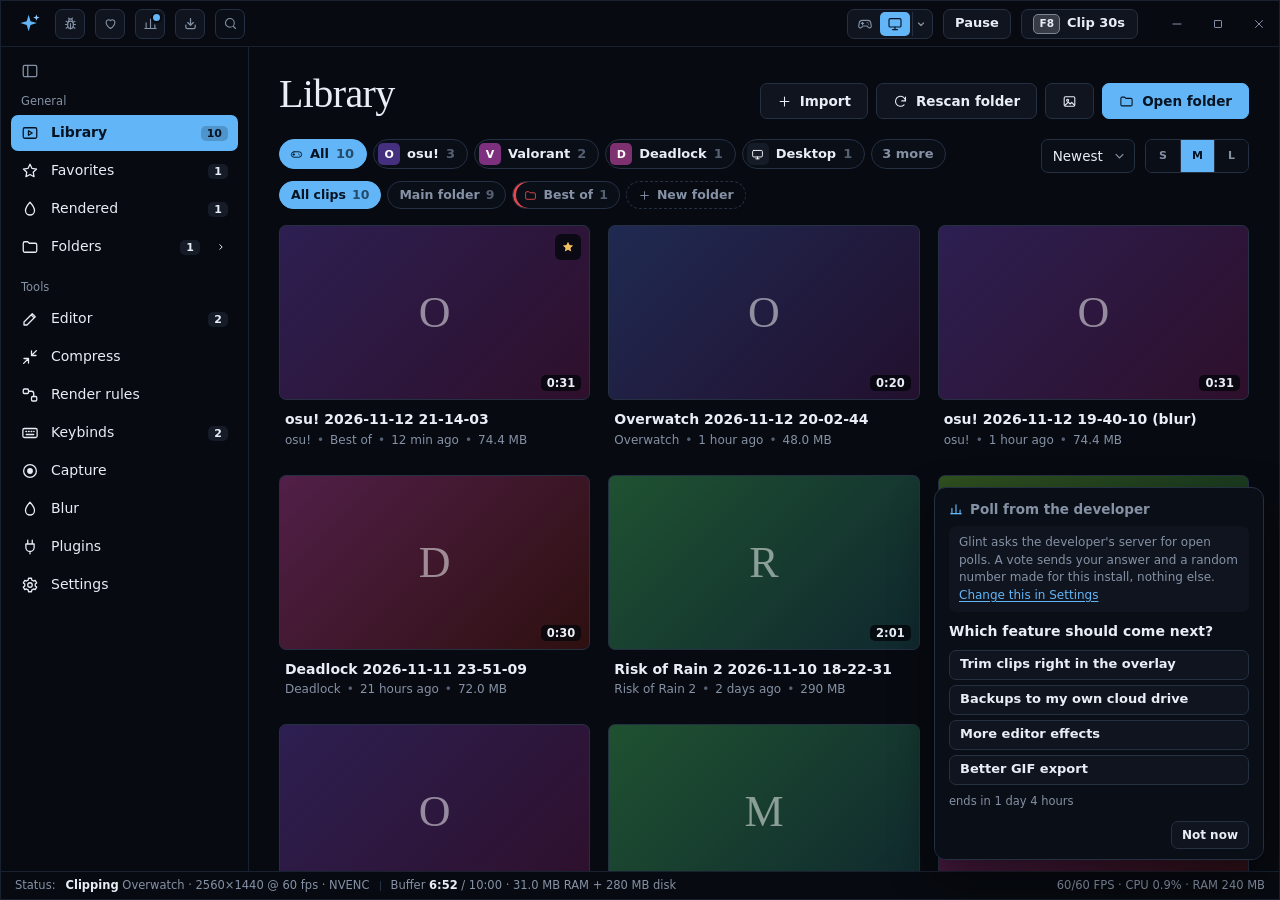
<file: ui/index.html>
<!doctype html>
<html lang="en">
<head>
<meta charset="utf-8">
<meta name="viewport" content="width=device-width, initial-scale=1">
<title>Glint</title>
<link rel="stylesheet" href="style.css">
<link rel="stylesheet" href="editor.css">
<link rel="stylesheet" href="timeline.css">
<link rel="stylesheet" href="blurpage.css">
<link rel="stylesheet" href="jobs.css">
<link rel="stylesheet" href="importer.css">
<link rel="stylesheet" href="updater.css">
<link rel="stylesheet" href="bugreport.css">
<link rel="stylesheet" href="changelog.css">
<link rel="stylesheet" href="deps.css">
<link rel="stylesheet" href="library2.css">
<link rel="stylesheet" href="capture2.css">
<link rel="stylesheet" href="projects.css">
<link rel="stylesheet" href="compresspage.css">
<link rel="stylesheet" href="colorpick.css">
<link rel="stylesheet" href="naming.css">
<link rel="stylesheet" href="rules.css">
<link rel="stylesheet" href="gif.css">
<link rel="stylesheet" href="upscale.css">
<link rel="stylesheet" href="dropdown.css">
<link rel="stylesheet" href="overlays.css">
<link rel="stylesheet" href="canvas.css">
<link rel="stylesheet" href="keyframes.css">
<link rel="stylesheet" href="audiodev.css">
<link rel="stylesheet" href="capmode.css">
<link rel="stylesheet" href="media.css">
<link rel="stylesheet" href="workspace.css">
<link rel="stylesheet" href="feedback.css">
<link rel="stylesheet" href="clipsound.css">
<link rel="stylesheet" href="monpick.css">
<link rel="stylesheet" href="polls.css"><!-- polls -->
<link rel="stylesheet" href="backdrop.css">
<link rel="stylesheet" href="newtag.css">
<link rel="stylesheet" href="plugins.css"><!-- plugins -->
<link rel="stylesheet" href="lang/ko.css">
<link rel="stylesheet" href="lang/el.css">
<style id="custom-css"></style>
</head>
<body>
<div id="app">
  <header class="topbar" data-tauri-drag-region>
    <div class="top-left">
      <!-- The logo opens What's new (changelog.js); its tooltip is the version. -->
      <span class="top-logo" id="ver" data-act="whats-new" data-sfx="open" role="button" tabindex="0"><svg class="logo" viewBox="0 0 48 48"><path d="M21 4l4.2 13.8L39 22l-13.8 4.2L21 40l-4.2-13.8L3 22l13.8-4.2z"/><path class="spark" d="M38 3l1.8 5.2L45 10l-5.2 1.8L38 17l-1.8-5.2L31 10l5.2-1.8z"/></svg></span>
      <!-- Filled by bugreport.js, updater.js and jobs.js. -->
      <div id="bug-slot"></div>
      <div id="fb-slot"></div><!-- feedback.js: the heart button -->
      <div id="polls-slot" hidden></div><!-- polls.js: polls from the developer -->
      <div id="update-slot"></div>
      <div id="jobs-slot"></div>
      <!-- An icon until it is clicked (or Ctrl K): it opens while it has the focus or holds text. -->
      <label class="search" id="search">
        <svg viewBox="0 0 24 24"><circle cx="11" cy="11" r="7"/><path d="m20 20-3.5-3.5"/></svg>
        <input id="q" data-sfx="none" type="text" placeholder="Search clips and games" data-i18n-ph="Search clips and games" spellcheck="false" autocomplete="off">
        <kbd>Ctrl K</kbd>
      </label>
    </div>
    <div class="top-actions">
      <!-- What an installed plugin shows in the top bar (plugins.js), such as "STREAMING: 1080p @ 60". Empty otherwise. -->
      <div id="plugin-slot"></div>
      <!-- The GAME / DESKTOP switch, filled by capmode.js. -->
      <div id="capmode-slot"></div>
      <button id="btn-toggle" class="btn" data-hover>Pause</button>
      <button id="btn-clip" class="btn" data-hover>
        <span class="clip-keys"></span>
        <span class="clip-label">Clip 30s</span>
      </button>
      <!-- Window buttons make no interface sound. -->
      <div class="winctl" data-sfx="none">
        <button data-win="min" aria-label="Minimize"><svg viewBox="0 0 24 24"><path d="M5 12h14"/></svg></button>
        <button data-win="max" aria-label="Maximize"><svg viewBox="0 0 24 24"><rect x="6" y="6" width="12" height="12" rx="1"/></svg></button>
        <button data-win="close" aria-label="Close"><svg viewBox="0 0 24 24"><path d="M6 6l12 12M18 6 6 18"/></svg></button>
      </div>
    </div>
  </header>

  <aside class="side">
    <!-- Folds the sidebar to a strip of icons; it stays the strip's top icon. -->
    <button class="side-toggle" id="side-toggle" data-act="side-toggle"><svg viewBox="0 0 24 24"><rect x="3" y="4.500" width="18" height="15" rx="2"/><path d="M9 4.500v15"/></svg></button>
    <div class="nav-label" data-i18n="General">General</div>
    <!-- Library, Favorites, Rendered, then Folders: a row that unfolds the folder list under it. -->
    <nav id="nav-general"></nav>
    <div class="nav-label" data-i18n="Tools">Tools</div>
    <nav id="nav-tools"></nav>
  </aside>

  <main id="view"></main>

  <footer class="statusbar">
    <span data-i18n="Status:">Status:</span>
    <span id="sb-state">—</span>
    <span class="sb-sep"></span>
    <span id="sb-buffer"></span>
    <span class="sb-right" id="sb-load"></span>
  </footer>
</div>

<div id="selbar" class="selbar" hidden></div>
<div id="menu" class="menu" hidden></div>
<div id="modal" class="modal" hidden></div>
<div id="confirm" class="confirm" hidden></div>
<div id="flash" class="flash" hidden></div>

<script src="i18n.js"></script>
<script src="lang/index.js"></script><!-- loads the texts of the language in use, and only those -->
<script src="mock.js"></script>
<script src="themes.js"></script>
<script src="editmodel.js"></script>
<script src="timeline.js"></script>
<script src="editor.js"></script>
<script src="jobs.js"></script>
<script src="join.js"></script>
<script src="importer.js"></script>
<script src="blurpage.js"></script>
<script src="polish.js"></script>
<script src="library2.js"></script>
<script src="capture2.js"></script>
<script src="projects.js"></script>
<script src="compresspage.js"></script>
<script src="colorpick.js"></script>
<script src="naming.js"></script>
<script src="gif.js"></script>
<script src="share.js"></script>
<script src="upscale.js"></script>
<script src="rules.js"></script>
<script src="overlays.js"></script>
<script src="canvas.js"></script>
<script src="keyframes.js"></script>
<script src="zoom.js"></script>
<script src="audiodev.js"></script>
<script src="capmode.js"></script>
<script src="monpick.js"></script>
<script src="media.js"></script>
<script src="workspace.js"></script>
<script src="feedback.js"></script>
<script src="clipsound.js"></script>
<script src="app.js"></script>
<script src="plugins.js"></script><!-- plugins: the marketplace and what installed plugins add -->
<script src="thumbsrefresh.js"></script><!-- thumbs-refresh -->
<script src="backdrop.js"></script>
<script src="deps.js"></script>
<script src="updater.js"></script>
<script src="polls.js"></script><!-- polls -->
<script src="bugreport.js"></script>
<script src="sfx.js"></script>
<script src="changelog.js"></script>
<script src="newtag.js"></script>
<script src="dropdown.js"></script>
<script src="numbox.js"></script>
</body>
</html>
</file>
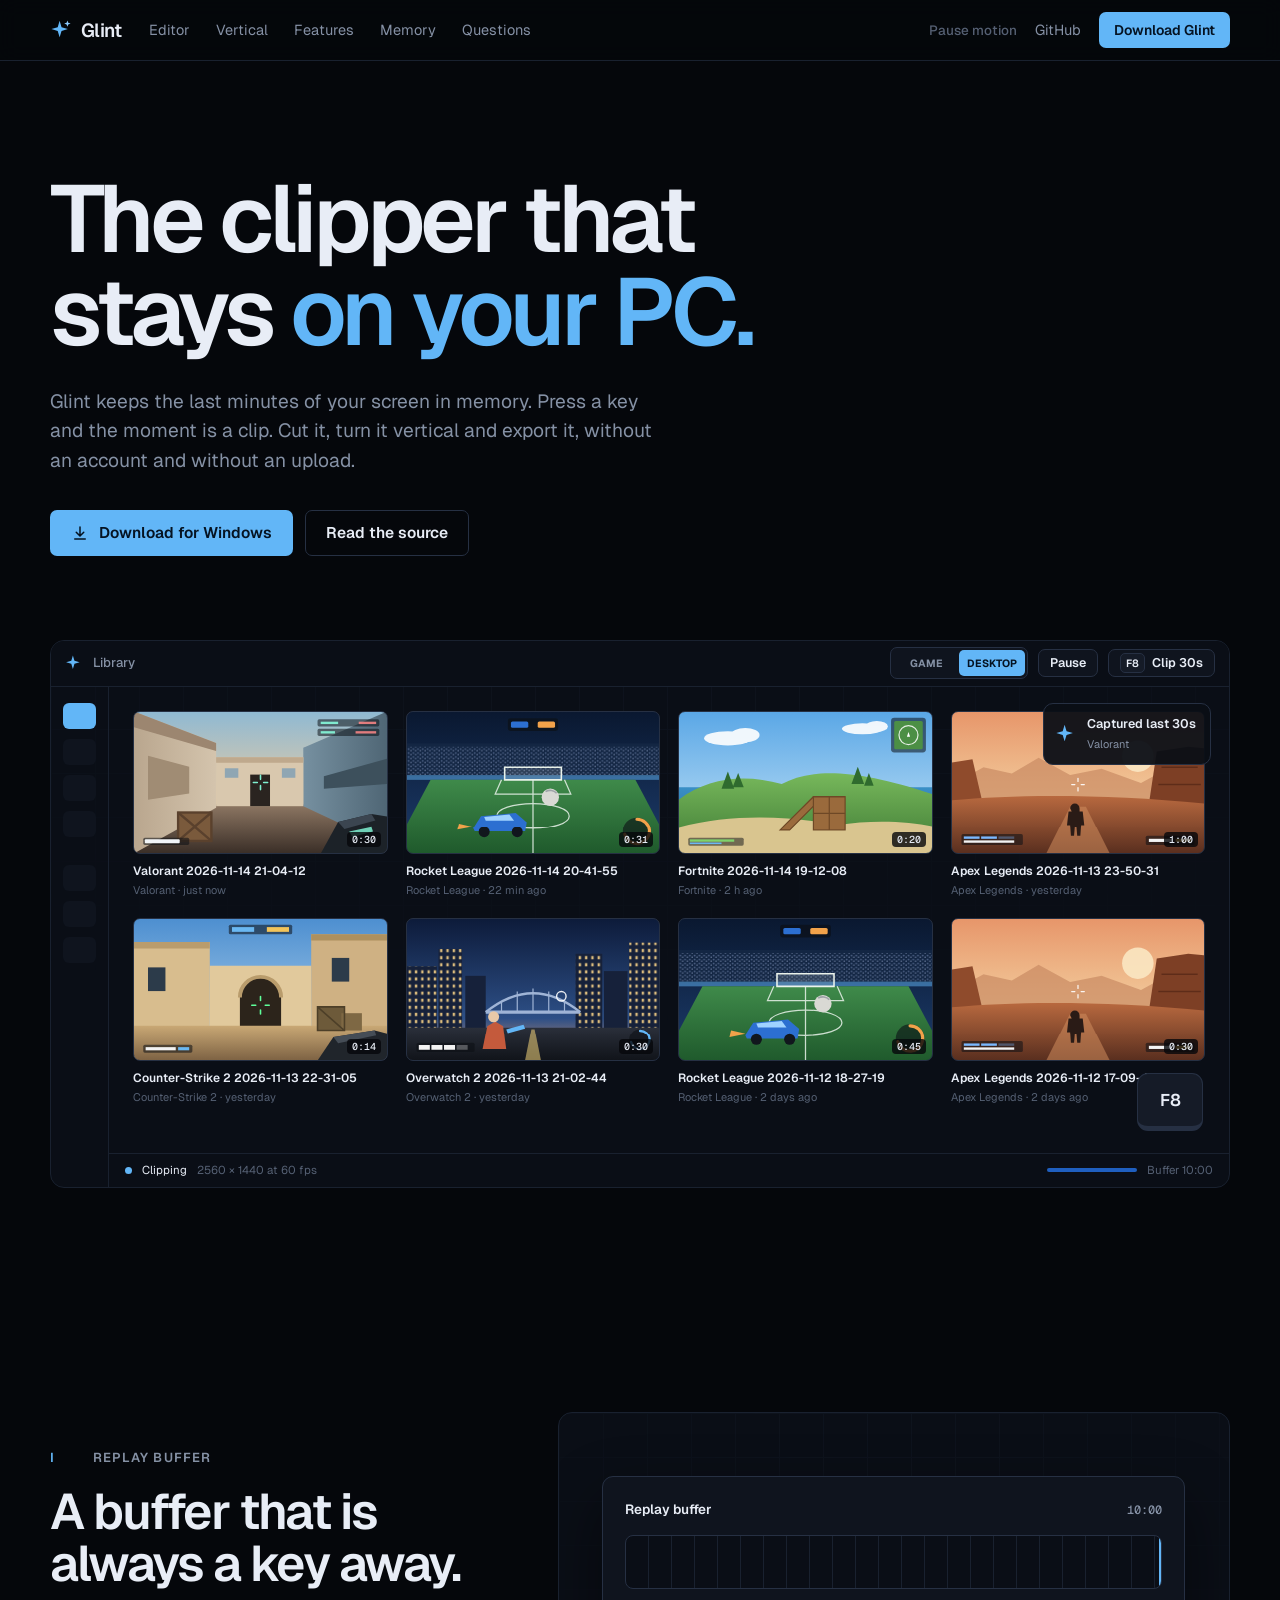
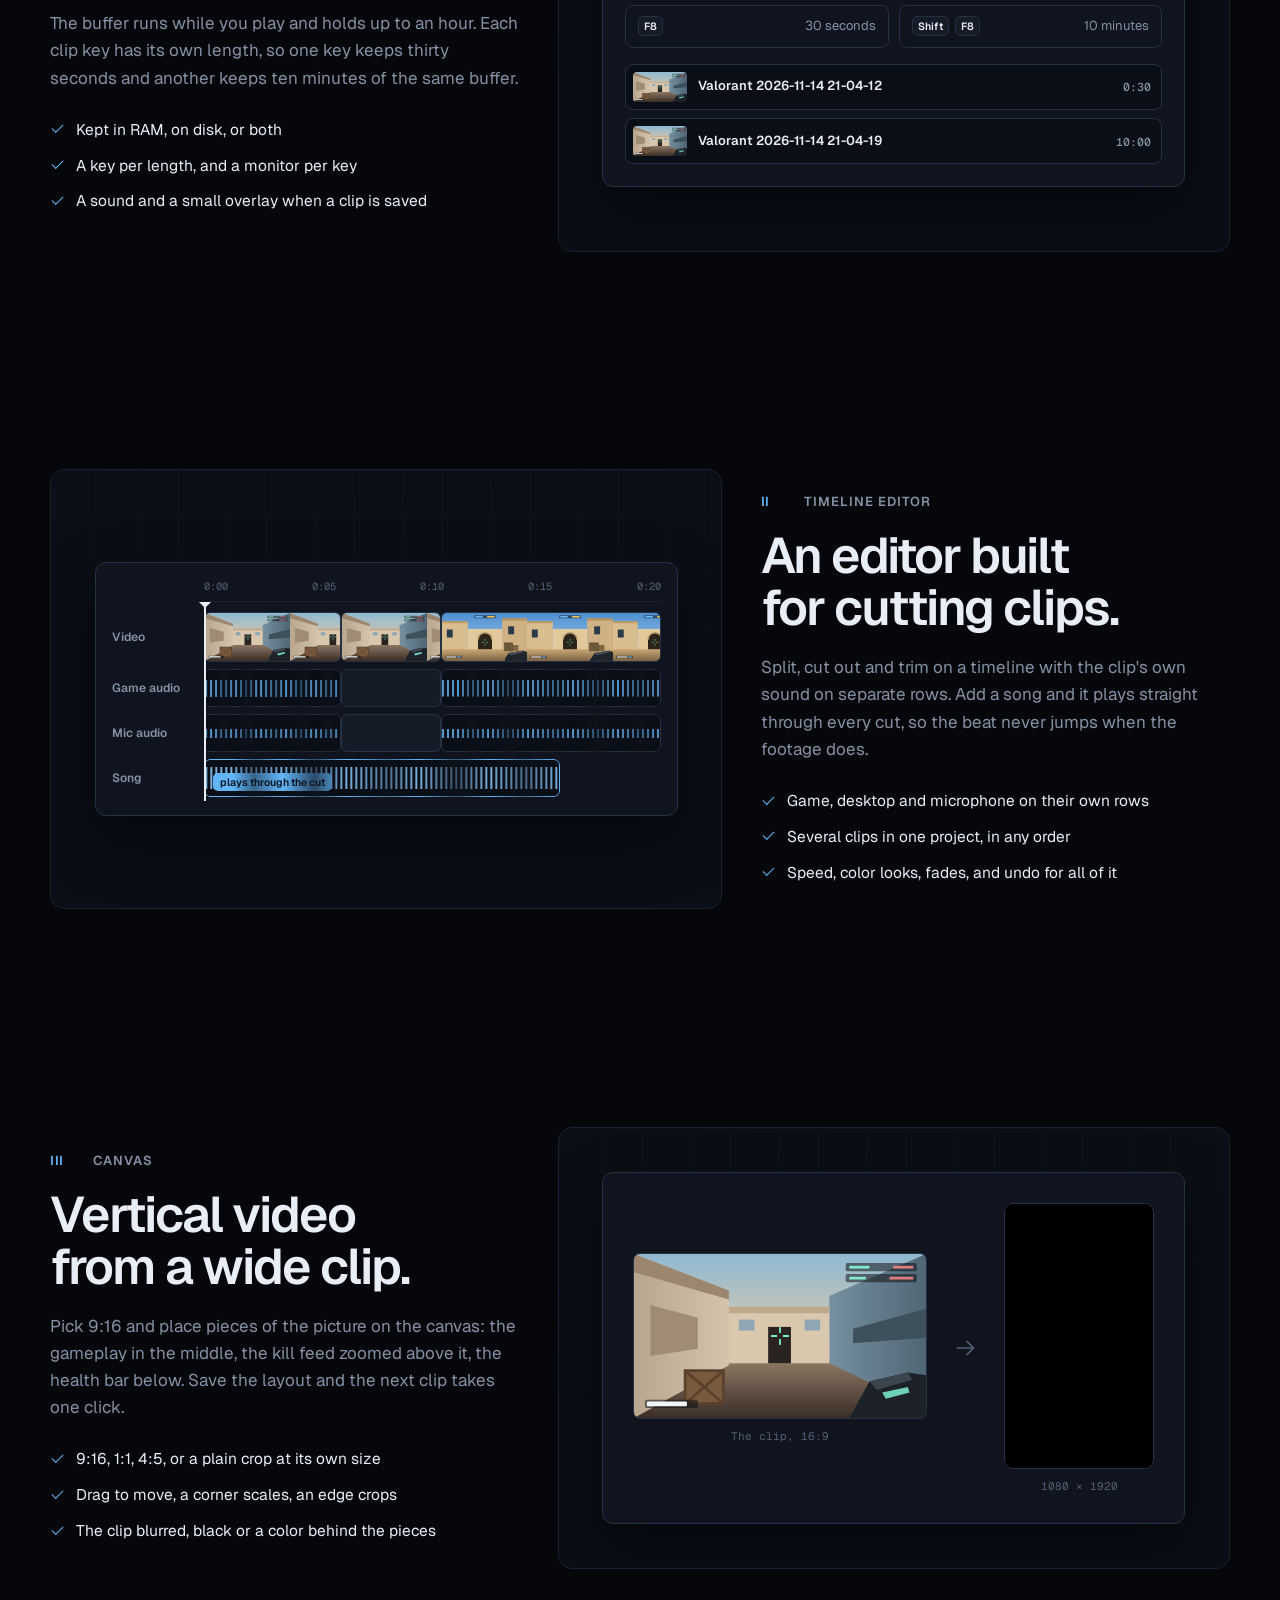
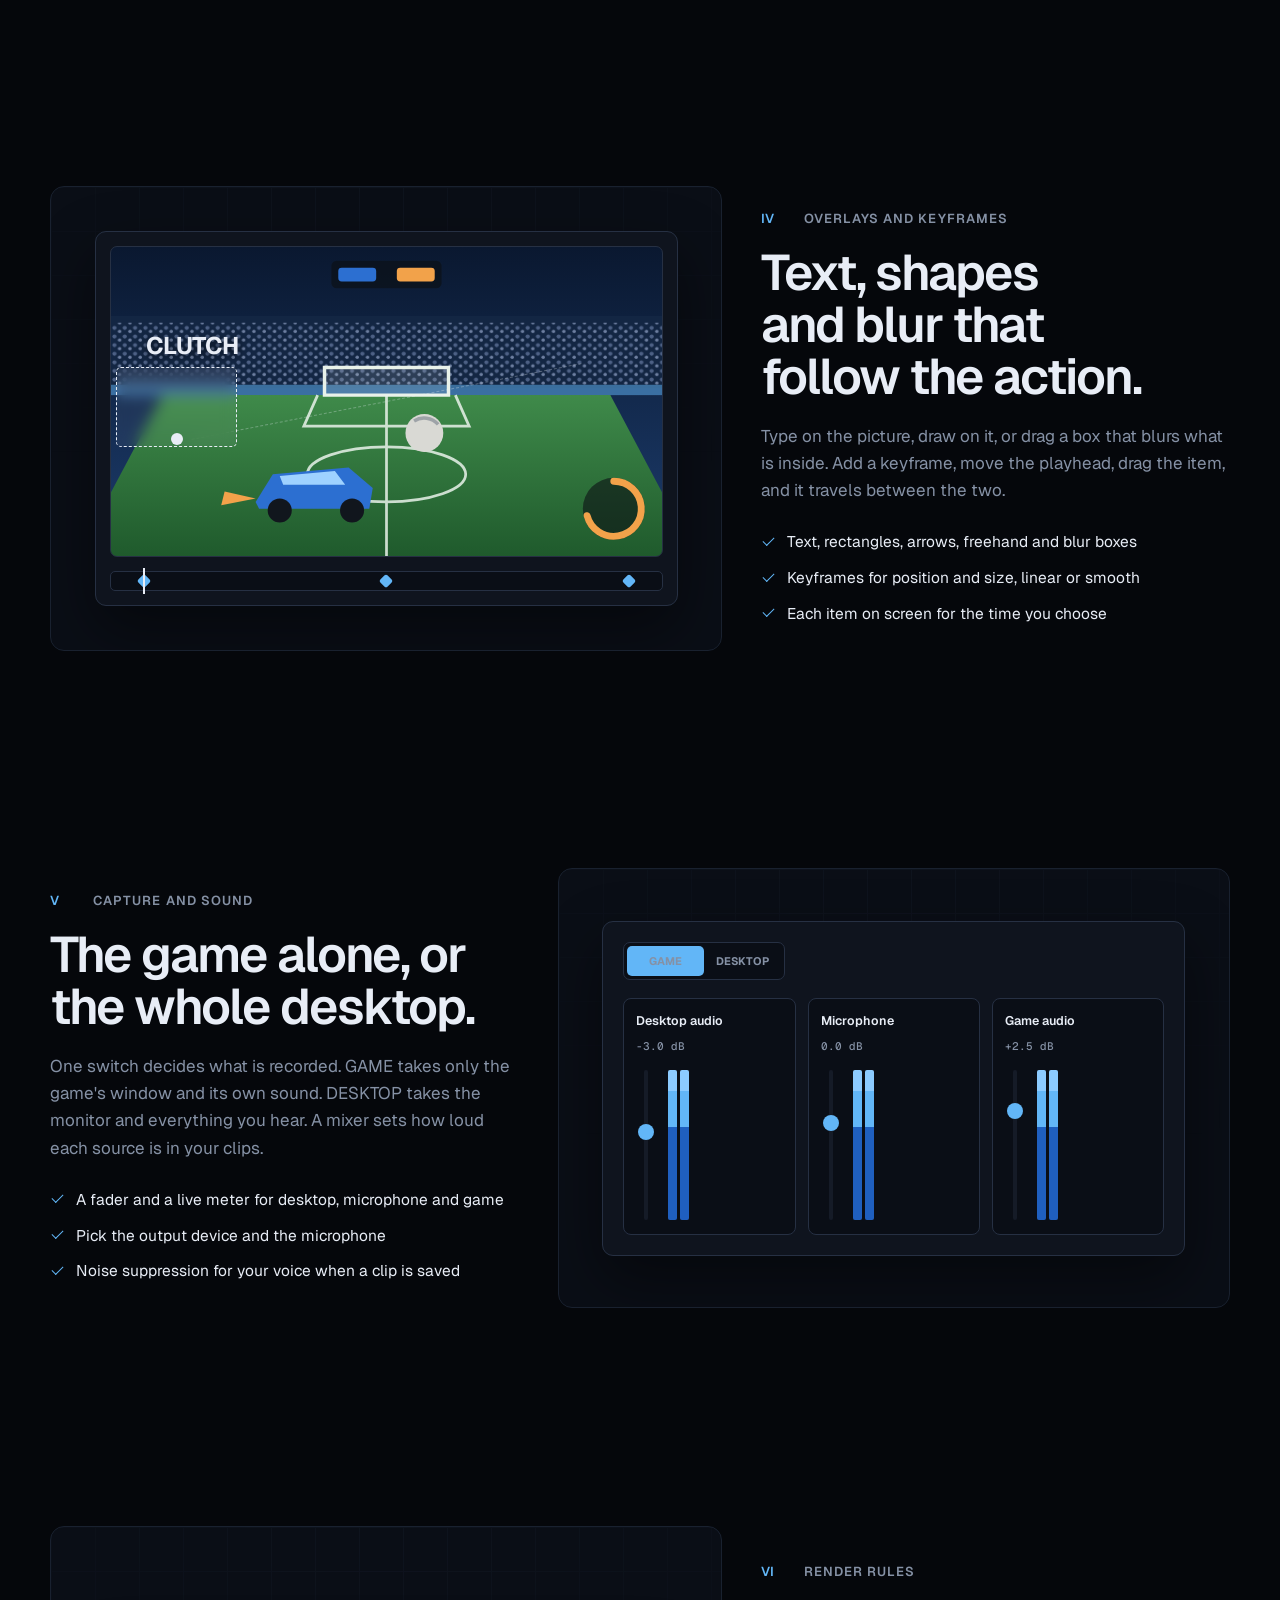
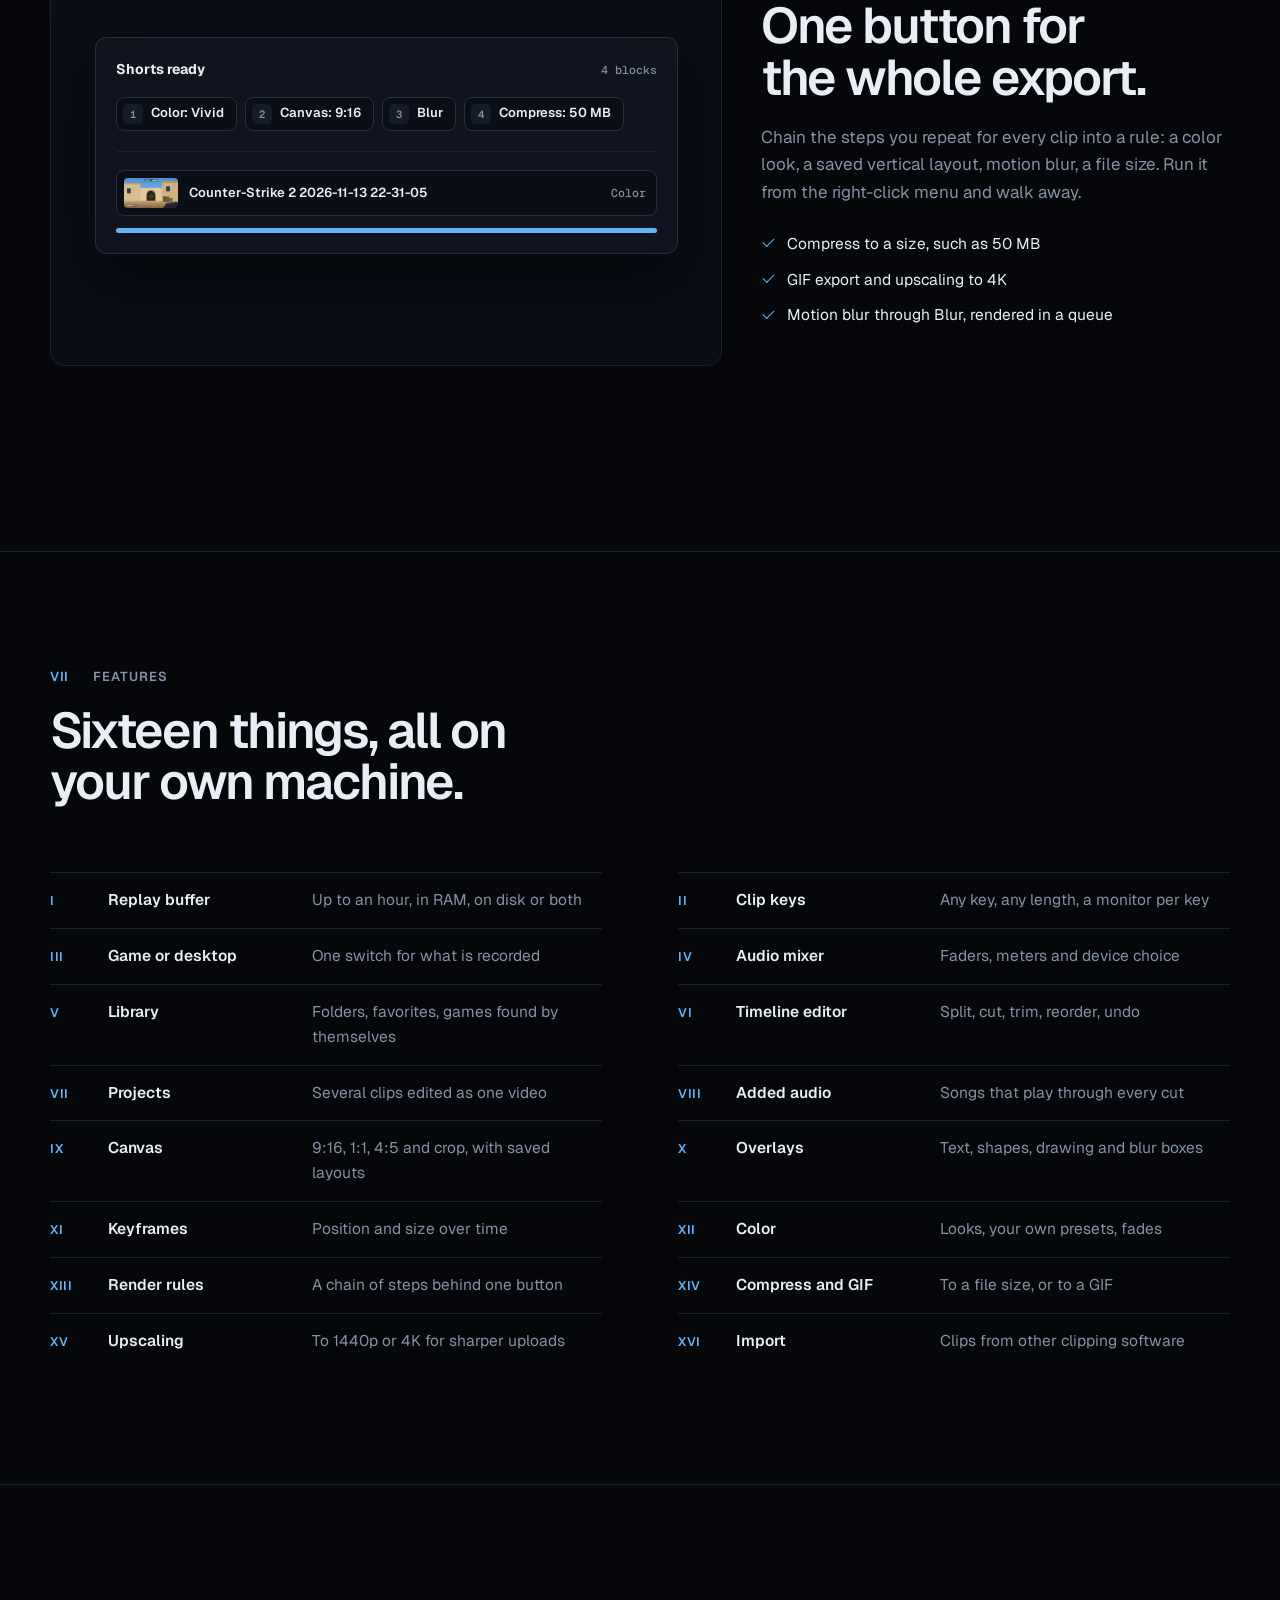
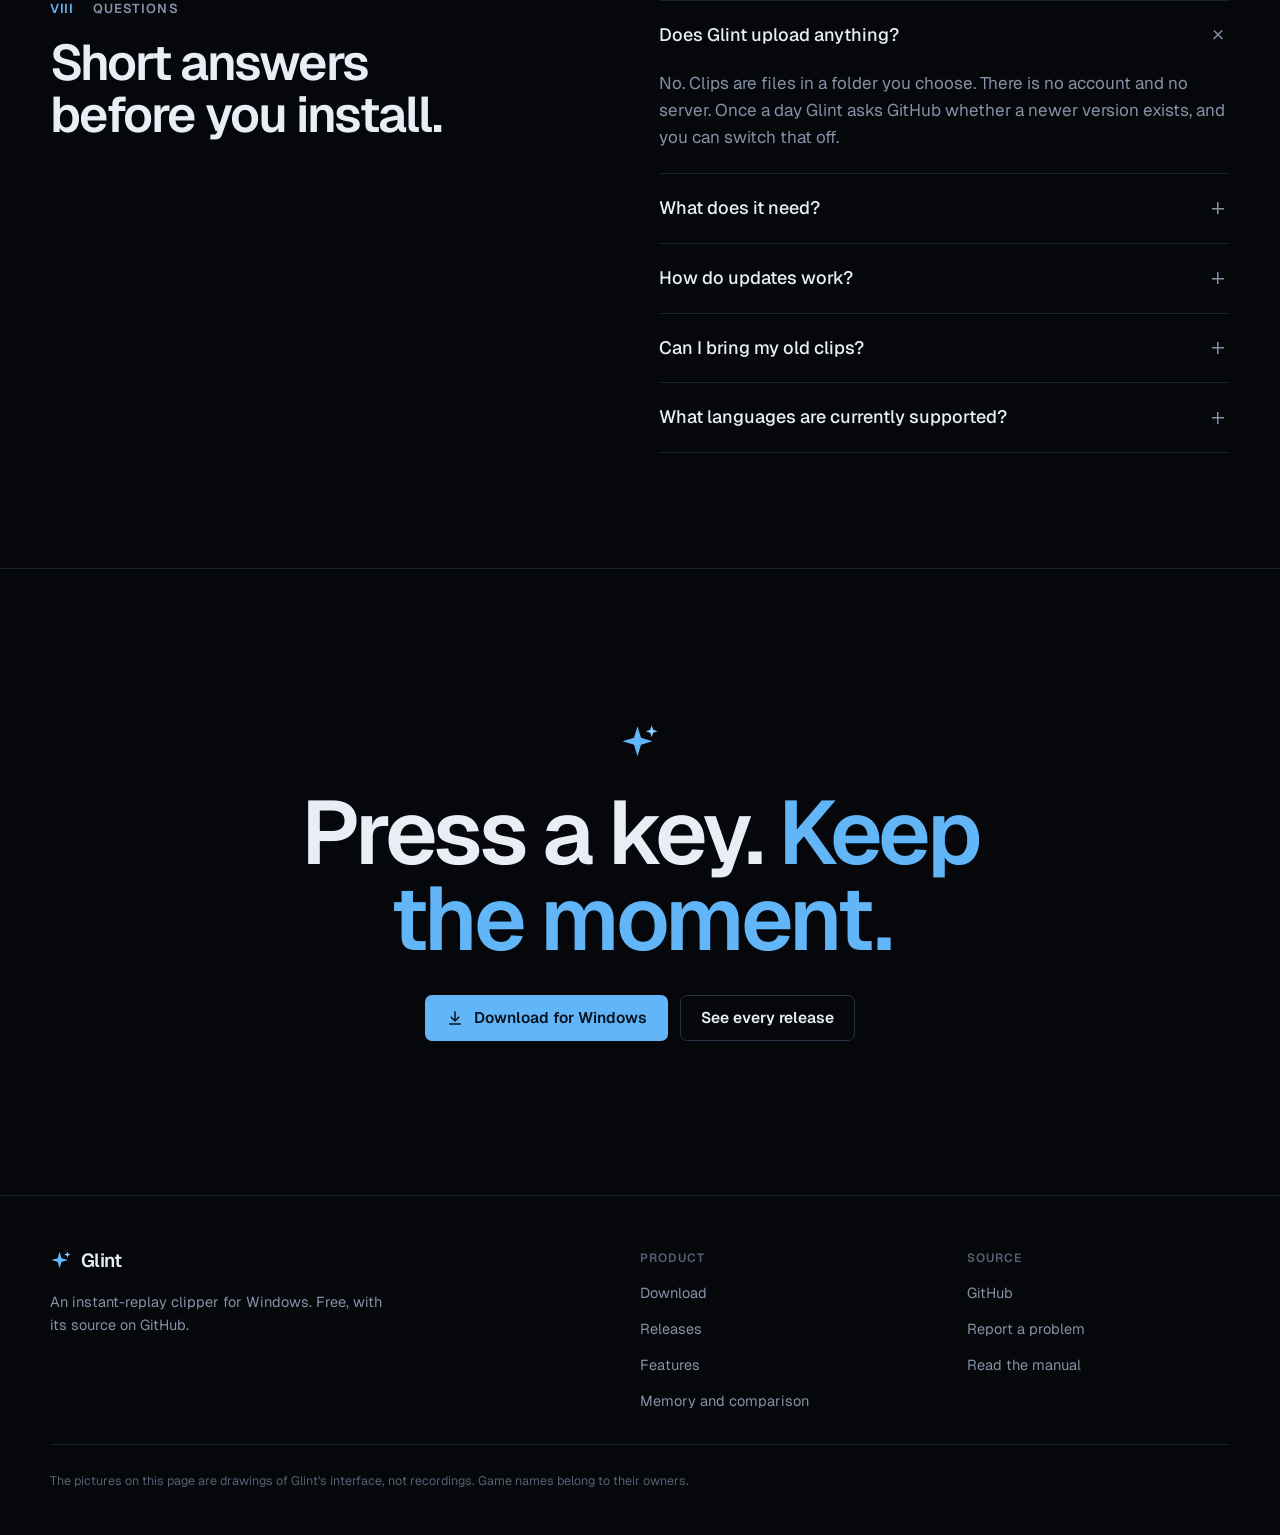
<file: website/index.html>
<!doctype html>
<html lang="en">
<head>
<meta charset="utf-8">
<meta name="viewport" content="width=device-width, initial-scale=1">
<title>Glint · Instant-replay clipper for Windows</title>
<meta name="description" content="Glint keeps the last minutes of your screen in memory. Press a key and the moment is a clip: cut it, turn it vertical and share it. No account, nothing uploaded.">
<meta name="theme-color" content="#070a10">
<meta property="og:title" content="Glint · Instant-replay clipper for Windows">
<meta property="og:description" content="Press a key, keep the moment. Clip, edit and export on your own PC.">
<meta property="og:type" content="website">
<link rel="icon" href="favicon.svg" type="image/svg+xml">
<link rel="preconnect" href="https://fonts.googleapis.com">
<link rel="preconnect" href="https://fonts.gstatic.com" crossorigin>
<link href="https://fonts.googleapis.com/css2?family=Geist:wght@400;500;600;700&family=Geist+Mono:wght@400;500&display=swap" rel="stylesheet">
<link rel="stylesheet" href="styles.css">
</head>
<body>
<a class="skip" href="#main">Skip to the content</a>

<header class="nav">
  <div class="wrap nav-in">
    <a class="brand" href="#top" aria-label="Glint, to the top">
      <svg class="logo" viewBox="0 0 48 48" aria-hidden="true"><path d="M21 4l4.2 13.8L39 22l-13.8 4.2L21 40l-4.2-13.8L3 22l13.8-4.2z"/><path class="spark" d="M38 3l1.8 5.2L45 10l-5.2 1.8L38 17l-1.8-5.2L31 10l5.2-1.8z"/></svg>
      <span>Glint</span>
      <span class="brand-ver" data-version hidden></span>
    </a>
    <nav class="nav-links" aria-label="Sections">
      <a href="#editor">Editor</a>
      <a href="#vertical">Vertical</a>
      <a href="#inside">Features</a>
      <a href="memory.html">Memory</a>
      <a href="#questions">Questions</a>
    </nav>
    <div class="nav-end">
      <button class="motion-toggle" type="button" aria-pressed="false" data-motion-toggle>Pause motion</button>
      <a class="nav-gh" href="https://github.com/swamie/glint" rel="noopener">GitHub</a>
      <a class="btn btn-solid btn-sm" href="https://github.com/swamie/glint/releases/latest/download/GlintSetup.exe">Download Glint</a>
    </div>
  </div>
</header>

<main id="main">

<!-- ============ Hero ============ -->
<section class="hero" id="top">
  <div class="wrap">
    <div class="hero-copy" data-enter>
      <h1>The clipper that stays <em>on your PC.</em></h1>
      <p class="lede">Glint keeps the last minutes of your screen in memory. Press a key and the moment is a clip. Cut it, turn it vertical and export it, without an account and without an upload.</p>
      <div class="hero-actions">
        <a class="btn btn-solid" href="https://github.com/swamie/glint/releases/latest/download/GlintSetup.exe">
          <svg viewBox="0 0 24 24" aria-hidden="true"><path d="M12 4v11M7 11l5 5 5-5M5 20h14"/></svg>Download for Windows
        </a>
        <a class="btn btn-line" href="https://github.com/swamie/glint" rel="noopener">Read the source</a>
      </div>
    </div>

    <!-- The hero picture: a clip being saved. -->
    <div class="stage hero-stage" data-demo="capture" data-enter>
      <div class="win">
        <div class="win-bar">
          <span class="win-logo" aria-hidden="true"><svg viewBox="0 0 48 48"><path d="M21 4l4.2 13.8L39 22l-13.8 4.2L21 40l-4.2-13.8L3 22l13.8-4.2z"/></svg></span>
          <span class="win-title">Library</span>
          <span class="win-sp"></span>
          <span class="seg" aria-hidden="true"><i>GAME</i><i class="on">DESKTOP</i></span>
          <span class="chip">Pause</span>
          <span class="chip chip-key"><kbd>F8</kbd>Clip 30s</span>
        </div>
        <div class="win-body cap">
          <aside class="cap-side" aria-hidden="true">
            <i class="on"></i><i></i><i></i><i></i><i class="gap"></i><i></i><i></i><i></i>
          </aside>
          <div class="cap-main">
            <div class="cap-grid" aria-hidden="true">
              <div class="card card-new"><div class="thumb t1"><span>0:30</span></div><b>Valorant 2026-11-14 21-04-12</b><small>Valorant · just now</small></div>
              <div class="card"><div class="thumb t2"><span>0:31</span></div><b>Rocket League 2026-11-14 20-41-55</b><small>Rocket League · 22 min ago</small></div>
              <div class="card"><div class="thumb t3"><span>0:20</span></div><b>Fortnite 2026-11-14 19-12-08</b><small>Fortnite · 2 h ago</small></div>
              <div class="card"><div class="thumb t4"><span>1:00</span></div><b>Apex Legends 2026-11-13 23-50-31</b><small>Apex Legends · yesterday</small></div>
              <div class="card"><div class="thumb t5"><span>0:14</span></div><b>Counter-Strike 2 2026-11-13 22-31-05</b><small>Counter-Strike 2 · yesterday</small></div>
              <div class="card"><div class="thumb t6"><span>0:30</span></div><b>Overwatch 2 2026-11-13 21-02-44</b><small>Overwatch 2 · yesterday</small></div>
              <div class="card"><div class="thumb t2"><span>0:45</span></div><b>Rocket League 2026-11-12 18-27-19</b><small>Rocket League · 2 days ago</small></div>
              <div class="card"><div class="thumb t4"><span>0:30</span></div><b>Apex Legends 2026-11-12 17-09-40</b><small>Apex Legends · 2 days ago</small></div>
            </div>
            <div class="cap-status" aria-hidden="true">
              <span class="cap-rec"></span><span>Clipping</span><span class="cap-dim">2560 × 1440 at 60 fps</span>
              <span class="cap-buf"><i></i></span><span class="cap-dim">Buffer 10:00</span>
            </div>
          </div>
          <div class="toast" aria-hidden="true">
            <svg viewBox="0 0 48 48"><path d="M21 4l4.2 13.8L39 22l-13.8 4.2L21 40l-4.2-13.8L3 22l13.8-4.2z"/></svg>
            <span><b>Captured last 30s</b><small>Valorant</small></span>
          </div>
          <div class="keycap" aria-hidden="true">F8</div>
        </div>
      </div>
    </div>
  </div>
</section>

<!-- ============ Alternating feature blocks ============ -->
<section class="blocks" aria-label="What Glint does">

  <article class="block" id="buffer">
    <div class="wrap block-in">
      <div class="block-copy">
        <p class="label"><span>I</span>Replay buffer</p>
        <h2>A buffer that is always a key away.</h2>
        <p>The buffer runs while you play and holds up to an hour. Each clip key has its own length, so one key keeps thirty seconds and another keeps ten minutes of the same buffer.</p>
        <ul class="ticks">
          <li>Kept in RAM, on disk, or both</li>
          <li>A key per length, and a monitor per key</li>
          <li>A sound and a small overlay when a clip is saved</li>
        </ul>
      </div>
      <div class="stage" data-demo="buffer">
        <div class="panel buf">
          <div class="buf-row">
            <span class="buf-name">Replay buffer</span><span class="buf-len">10:00</span>
          </div>
          <div class="buf-track" aria-hidden="true">
            <div class="buf-fill"></div>
            <div class="buf-cut buf-cut-long"></div>
            <div class="buf-cut buf-cut-short"></div>
            <div class="buf-head"></div>
          </div>
          <div class="buf-keys" aria-hidden="true">
            <div class="buf-key k-short"><kbd>F8</kbd><span>30 seconds</span></div>
            <div class="buf-key k-long"><kbd>Shift</kbd><kbd>F8</kbd><span>10 minutes</span></div>
          </div>
          <div class="buf-out" aria-hidden="true">
            <div class="clipline c-short"><i class="t1"></i><span>Valorant 2026-11-14 21-04-12</span><em>0:30</em></div>
            <div class="clipline c-long"><i class="t1"></i><span>Valorant 2026-11-14 21-04-19</span><em>10:00</em></div>
          </div>
        </div>
      </div>
    </div>
  </article>

  <article class="block flip" id="editor">
    <div class="wrap block-in">
      <div class="block-copy">
        <p class="label"><span>II</span>Timeline editor</p>
        <h2>An editor built for cutting clips.</h2>
        <p>Split, cut out and trim on a timeline with the clip's own sound on separate rows. Add a song and it plays straight through every cut, so the beat never jumps when the footage does.</p>
        <ul class="ticks">
          <li>Game, desktop and microphone on their own rows</li>
          <li>Several clips in one project, in any order</li>
          <li>Speed, color looks, fades, and undo for all of it</li>
        </ul>
      </div>
      <div class="stage" data-demo="timeline">
        <div class="panel tl">
          <div class="tl-ruler" aria-hidden="true"><span>0:00</span><span>0:05</span><span>0:10</span><span>0:15</span><span>0:20</span></div>
          <div class="tl-rows" aria-hidden="true">
            <div class="tl-row tl-video">
              <span class="tl-head">Video</span>
              <div class="tl-lane">
                <div class="tl-clip v-a"></div>
                <div class="tl-clip v-cut"></div>
                <div class="tl-clip v-b"></div>
              </div>
            </div>
            <div class="tl-row">
              <span class="tl-head">Game audio</span>
              <div class="tl-lane">
                <div class="tl-clip a-a wave"></div>
                <div class="tl-clip a-cut"></div>
                <div class="tl-clip a-b wave"></div>
              </div>
            </div>
            <div class="tl-row">
              <span class="tl-head">Mic audio</span>
              <div class="tl-lane">
                <div class="tl-clip a-a wave wave-2"></div>
                <div class="tl-clip a-cut"></div>
                <div class="tl-clip a-b wave wave-2"></div>
              </div>
            </div>
            <div class="tl-row tl-song">
              <span class="tl-head">Song</span>
              <div class="tl-lane"><div class="tl-clip song wave wave-3"><b>plays through the cut</b></div></div>
            </div>
            <div class="tl-playhead"></div>
          </div>
        </div>
      </div>
    </div>
  </article>

  <article class="block" id="vertical">
    <div class="wrap block-in">
      <div class="block-copy">
        <p class="label"><span>III</span>Canvas</p>
        <h2>Vertical video from a wide clip.</h2>
        <p>Pick 9:16 and place pieces of the picture on the canvas: the gameplay in the middle, the kill feed zoomed above it, the health bar below. Save the layout and the next clip takes one click.</p>
        <ul class="ticks">
          <li>9:16, 1:1, 4:5, or a plain crop at its own size</li>
          <li>Drag to move, a corner scales, an edge crops</li>
          <li>The clip blurred, black or a color behind the pieces</li>
        </ul>
      </div>
      <div class="stage" data-demo="canvas">
        <div class="panel cv">
          <div class="cv-src" aria-hidden="true">
            <div class="cv-frame">
              <i class="cv-box b1"></i><i class="cv-box b2"></i><i class="cv-box b3"></i>
            </div>
            <small>The clip, 16:9</small>
          </div>
          <div class="cv-arrow" aria-hidden="true"><svg viewBox="0 0 24 24"><path d="M4 12h15M13 6l6 6-6 6"/></svg></div>
          <div class="cv-out" aria-hidden="true">
            <div class="cv-phone">
              <i class="cv-piece p1"></i>
              <i class="cv-piece p2"></i>
              <i class="cv-piece p3"></i>
            </div>
            <small>1080 × 1920</small>
          </div>
        </div>
      </div>
    </div>
  </article>

  <article class="block flip" id="keyframes">
    <div class="wrap block-in">
      <div class="block-copy">
        <p class="label"><span>IV</span>Overlays and keyframes</p>
        <h2>Text, shapes and blur that follow the action.</h2>
        <p>Type on the picture, draw on it, or drag a box that blurs what is inside. Add a keyframe, move the playhead, drag the item, and it travels between the two.</p>
        <ul class="ticks">
          <li>Text, rectangles, arrows, freehand and blur boxes</li>
          <li>Keyframes for position and size, linear or smooth</li>
          <li>Each item on screen for the time you choose</li>
        </ul>
      </div>
      <div class="stage" data-demo="keys">
        <div class="panel kf">
          <div class="kf-view" aria-hidden="true">
            <span class="kf-path"></span>
            <span class="kf-blur"></span>
            <span class="kf-text">clutch</span>
            <span class="kf-target"></span>
          </div>
          <div class="kf-bar" aria-hidden="true">
            <i class="kf-dia d1"></i><i class="kf-dia d2"></i><i class="kf-dia d3"></i>
            <span class="kf-now"></span>
          </div>
        </div>
      </div>
    </div>
  </article>

  <article class="block" id="capture">
    <div class="wrap block-in">
      <div class="block-copy">
        <p class="label"><span>V</span>Capture and sound</p>
        <h2>The game alone, or the whole desktop.</h2>
        <p>One switch decides what is recorded. GAME takes only the game's window and its own sound. DESKTOP takes the monitor and everything you hear. A mixer sets how loud each source is in your clips.</p>
        <ul class="ticks">
          <li>A fader and a live meter for desktop, microphone and game</li>
          <li>Pick the output device and the microphone</li>
          <li>Noise suppression for your voice when a clip is saved</li>
        </ul>
      </div>
      <div class="stage" data-demo="mixer">
        <div class="panel mx">
          <div class="mx-switch" aria-hidden="true"><span class="mx-thumb"></span><i>GAME</i><i>DESKTOP</i></div>
          <div class="mx-strips" aria-hidden="true">
            <div class="mx-strip s-desk"><b>Desktop audio</b><small>-3.0 dB</small><div class="mx-body"><span class="mx-fader"><i></i></span><span class="mx-meter"><i></i><i></i></span></div></div>
            <div class="mx-strip s-mic"><b>Microphone</b><small>0.0 dB</small><div class="mx-body"><span class="mx-fader"><i></i></span><span class="mx-meter"><i></i><i></i></span></div></div>
            <div class="mx-strip s-game"><b>Game audio</b><small>+2.5 dB</small><div class="mx-body"><span class="mx-fader"><i></i></span><span class="mx-meter"><i></i><i></i></span></div></div>
          </div>
        </div>
      </div>
    </div>
  </article>

  <article class="block flip" id="rules">
    <div class="wrap block-in">
      <div class="block-copy">
        <p class="label"><span>VI</span>Render rules</p>
        <h2>One button for the whole export.</h2>
        <p>Chain the steps you repeat for every clip into a rule: a color look, a saved vertical layout, motion blur, a file size. Run it from the right-click menu and walk away.</p>
        <ul class="ticks">
          <li>Compress to a size, such as 50 MB</li>
          <li>GIF export and upscaling to 4K</li>
          <li>Motion blur through Blur, rendered in a queue</li>
        </ul>
      </div>
      <div class="stage" data-demo="rules">
        <div class="panel rl">
          <div class="rl-head" aria-hidden="true"><b>Shorts ready</b><span>4 blocks</span></div>
          <div class="rl-chain" aria-hidden="true">
            <span class="rl-block r1"><i>1</i>Color: Vivid</span>
            <span class="rl-block r2"><i>2</i>Canvas: 9:16</span>
            <span class="rl-block r3"><i>3</i>Blur</span>
            <span class="rl-block r4"><i>4</i>Compress: 50 MB</span>
          </div>
          <div class="rl-job" aria-hidden="true">
            <div class="clipline"><i class="t5"></i><span>Counter-Strike 2 2026-11-13 22-31-05</span><em class="rl-state"></em></div>
            <div class="rl-prog"><i></i></div>
          </div>
        </div>
      </div>
    </div>
  </article>
</section>

<!-- ============ The list ============ -->
<section class="inside" id="inside">
  <div class="wrap">
    <div class="inside-head">
      <p class="label"><span>VII</span>Features</p>
      <h2>Sixteen things, all on your own machine.</h2>
    </div>
    <ol class="list">
      <li><b>Replay buffer</b><span>Up to an hour, in RAM, on disk or both</span></li>
      <li><b>Clip keys</b><span>Any key, any length, a monitor per key</span></li>
      <li><b>Game or desktop</b><span>One switch for what is recorded</span></li>
      <li><b>Audio mixer</b><span>Faders, meters and device choice</span></li>
      <li><b>Library</b><span>Folders, favorites, games found by themselves</span></li>
      <li><b>Timeline editor</b><span>Split, cut, trim, reorder, undo</span></li>
      <li><b>Projects</b><span>Several clips edited as one video</span></li>
      <li><b>Added audio</b><span>Songs that play through every cut</span></li>
      <li><b>Canvas</b><span>9:16, 1:1, 4:5 and crop, with saved layouts</span></li>
      <li><b>Overlays</b><span>Text, shapes, drawing and blur boxes</span></li>
      <li><b>Keyframes</b><span>Position and size over time</span></li>
      <li><b>Color</b><span>Looks, your own presets, fades</span></li>
      <li><b>Render rules</b><span>A chain of steps behind one button</span></li>
      <li><b>Compress and GIF</b><span>To a file size, or to a GIF</span></li>
      <li><b>Upscaling</b><span>To 1440p or 4K for sharper uploads</span></li>
      <li><b>Import</b><span>Clips from other clipping software</span></li>
    </ol>
  </div>
</section>

<!-- ============ Questions ============ -->
<section class="faq" id="questions">
  <div class="wrap faq-in">
    <div class="faq-head">
      <p class="label"><span>VIII</span>Questions</p>
      <h2>Short answers before you install.</h2>
    </div>
    <div class="faq-list">
      <details open>
        <summary>Does Glint upload anything?</summary>
        <p>No. Clips are files in a folder you choose. There is no account and no server. Once a day Glint asks GitHub whether a newer version exists, and you can switch that off.</p>
      </details>
      <details>
        <summary>What does it need?</summary>
        <p>Windows 10 or 11 and ffmpeg 8 or newer. Glint finds ffmpeg by itself and offers to fetch the pieces it is missing. A graphics card with a hardware encoder keeps the load low while you play.</p>
      </details>
      <details>
        <summary>How do updates work?</summary>
        <p>Glint installs a new version by itself while its window is closed and no game is running, then starts again in the tray with clipping as it was.</p>
      </details>
      <details>
        <summary>Can I bring my old clips?</summary>
        <p>Yes. The import dialog reads the folders of other clipping software and adds those clips to your library, in place or as copies.</p>
      </details>
      <details>
        <summary>What languages are currently supported?</summary>
        <p>English, Korean and Greek.</p>
      </details>
    </div>
  </div>
</section>

<!-- ============ Closing ============ -->
<section class="close">
  <div class="wrap close-in">
    <svg class="close-mark" viewBox="0 0 48 48" aria-hidden="true"><path d="M21 4l4.2 13.8L39 22l-13.8 4.2L21 40l-4.2-13.8L3 22l13.8-4.2z"/><path class="spark" d="M38 3l1.8 5.2L45 10l-5.2 1.8L38 17l-1.8-5.2L31 10l5.2-1.8z"/></svg>
    <h2>Press a key. <em>Keep the moment.</em></h2>
    <div class="hero-actions">
      <a class="btn btn-solid" href="https://github.com/swamie/glint/releases/latest/download/GlintSetup.exe">
        <svg viewBox="0 0 24 24" aria-hidden="true"><path d="M12 4v11M7 11l5 5 5-5M5 20h14"/></svg>Download for Windows
      </a>
      <a class="btn btn-line" href="https://github.com/swamie/glint/releases" rel="noopener">See every release</a>
    </div>
  </div>
</section>
</main>

<footer class="foot">
  <div class="wrap foot-in">
    <div class="foot-brand">
      <a class="brand" href="#top" aria-label="Glint, to the top">
        <svg class="logo" viewBox="0 0 48 48" aria-hidden="true"><path d="M21 4l4.2 13.8L39 22l-13.8 4.2L21 40l-4.2-13.8L3 22l13.8-4.2z"/><path class="spark" d="M38 3l1.8 5.2L45 10l-5.2 1.8L38 17l-1.8-5.2L31 10l5.2-1.8z"/></svg>
        <span>Glint</span>
      </a>
      <p>An instant-replay clipper for Windows. Free, with its source on GitHub.</p>
    </div>
    <nav class="foot-col" aria-label="Product">
      <b>Product</b>
      <a href="https://github.com/swamie/glint/releases/latest/download/GlintSetup.exe">Download</a>
      <a href="https://github.com/swamie/glint/releases" rel="noopener">Releases</a>
      <a href="#inside">Features</a>
      <a href="memory.html">Memory and comparison</a>
    </nav>
    <nav class="foot-col" aria-label="Source">
      <b>Source</b>
      <a href="https://github.com/swamie/glint" rel="noopener">GitHub</a>
      <a href="https://github.com/swamie/glint/issues" rel="noopener">Report a problem</a>
      <a href="https://github.com/swamie/glint#readme" rel="noopener">Read the manual</a>
    </nav>
    <p class="foot-note">The pictures on this page are drawings of Glint's interface, not recordings. Game names belong to their owners.</p>
  </div>
</footer>

<script src="main.js" defer></script>
</body>
</html>
</file>
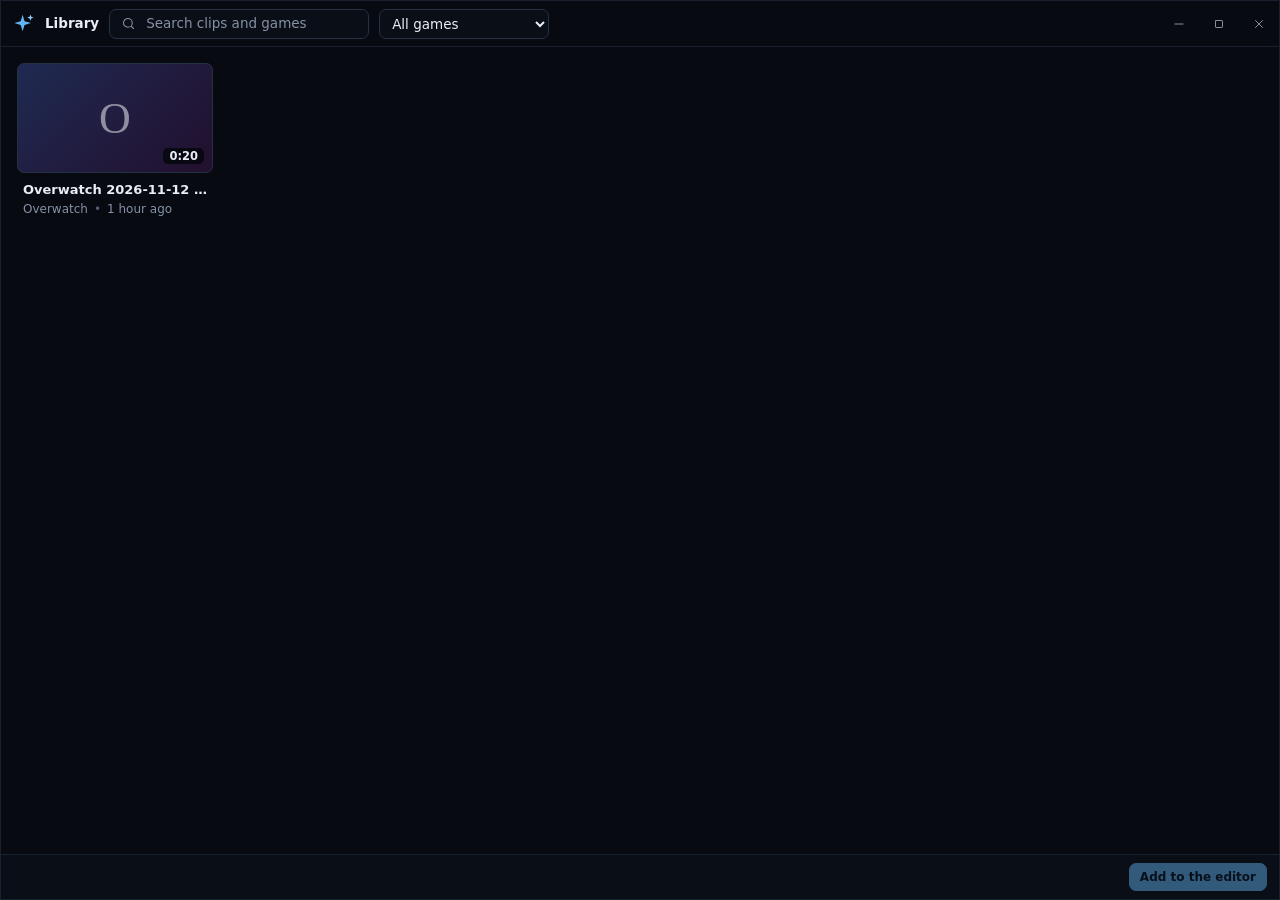
<file: ui/libwin.html>
<!doctype html>
<html lang="en">
<head>
<meta charset="utf-8">
<meta name="viewport" content="width=device-width, initial-scale=1">
<title>Glint Library</title>
<link rel="stylesheet" href="style.css">
<link rel="stylesheet" href="libwin.css">
<link rel="stylesheet" href="lang/ko.css">
<link rel="stylesheet" href="lang/el.css">
<style id="custom-css"></style>
</head>
<body class="lw-body">
<!-- The library in a window of its own, beside the editor (libwin.js). Clips are dragged out of it as files. -->
<div id="lw">
  <header class="lw-top" data-tauri-drag-region>
    <svg class="logo lw-logo" viewBox="0 0 48 48"><path d="M21 4l4.2 13.8L39 22l-13.8 4.2L21 40l-4.2-13.8L3 22l13.8-4.2z"/><path class="spark" d="M38 3l1.8 5.2L45 10l-5.2 1.8L38 17l-1.8-5.2L31 10l5.2-1.8z"/></svg>
    <span class="lw-name" id="lw-name" data-tauri-drag-region>Library</span>
    <label class="search lw-search">
      <svg viewBox="0 0 24 24"><circle cx="11" cy="11" r="7"/><path d="m20 20-3.5-3.5"/></svg>
      <input id="lw-q" type="text" spellcheck="false" autocomplete="off">
    </label>
    <select id="lw-game" class="lw-game"></select>
    <span class="lw-space" data-tauri-drag-region></span>
    <div class="winctl">
      <button data-win="min"><svg viewBox="0 0 24 24"><path d="M5 12h14"/></svg></button>
      <button data-win="max"><svg viewBox="0 0 24 24"><rect x="6" y="6" width="12" height="12" rx="1"/></svg></button>
      <button data-win="close"><svg viewBox="0 0 24 24"><path d="M6 6l12 12M18 6 6 18"/></svg></button>
    </div>
  </header>
  <main id="lw-view" class="lw-view" tabindex="0"></main>
  <footer class="lw-foot">
    <button type="button" class="btn sm primary" id="lw-add" disabled></button>
  </footer>
</div>
<div id="flash" class="flash" hidden></div>

<script src="i18n.js"></script>
<script src="lang/ko-app.js"></script>
<script src="lang/ko-editor.js"></script>
<script src="lang/ko-proj.js"></script>
<script src="lang/ko-lw1.js"></script>
<script src="lang/el-app.js"></script>
<script src="lang/el-editor.js"></script>
<script src="lang/el-proj.js"></script>
<script src="lang/el-lw1.js"></script>
<script src="mock.js"></script>
<script src="themes.js"></script>
<script src="libwin.js"></script>
</body>
</html>
</file>
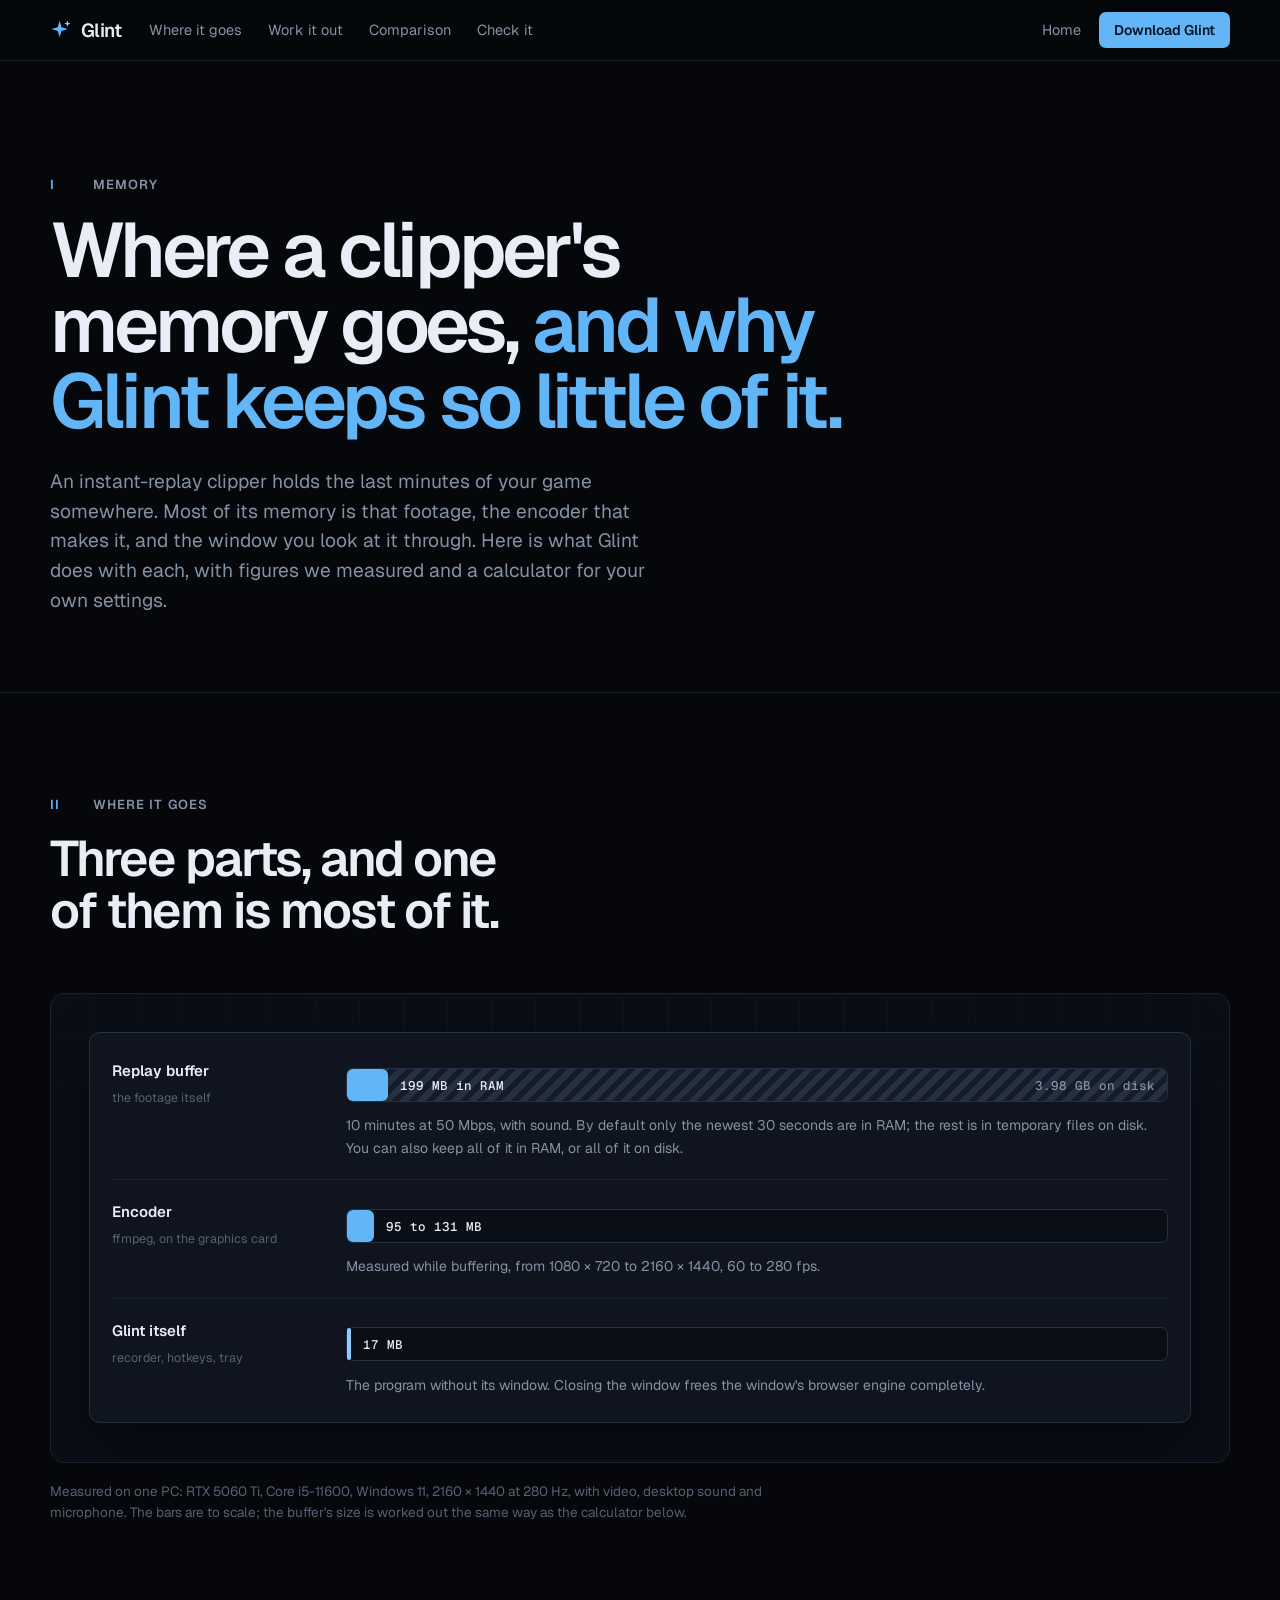
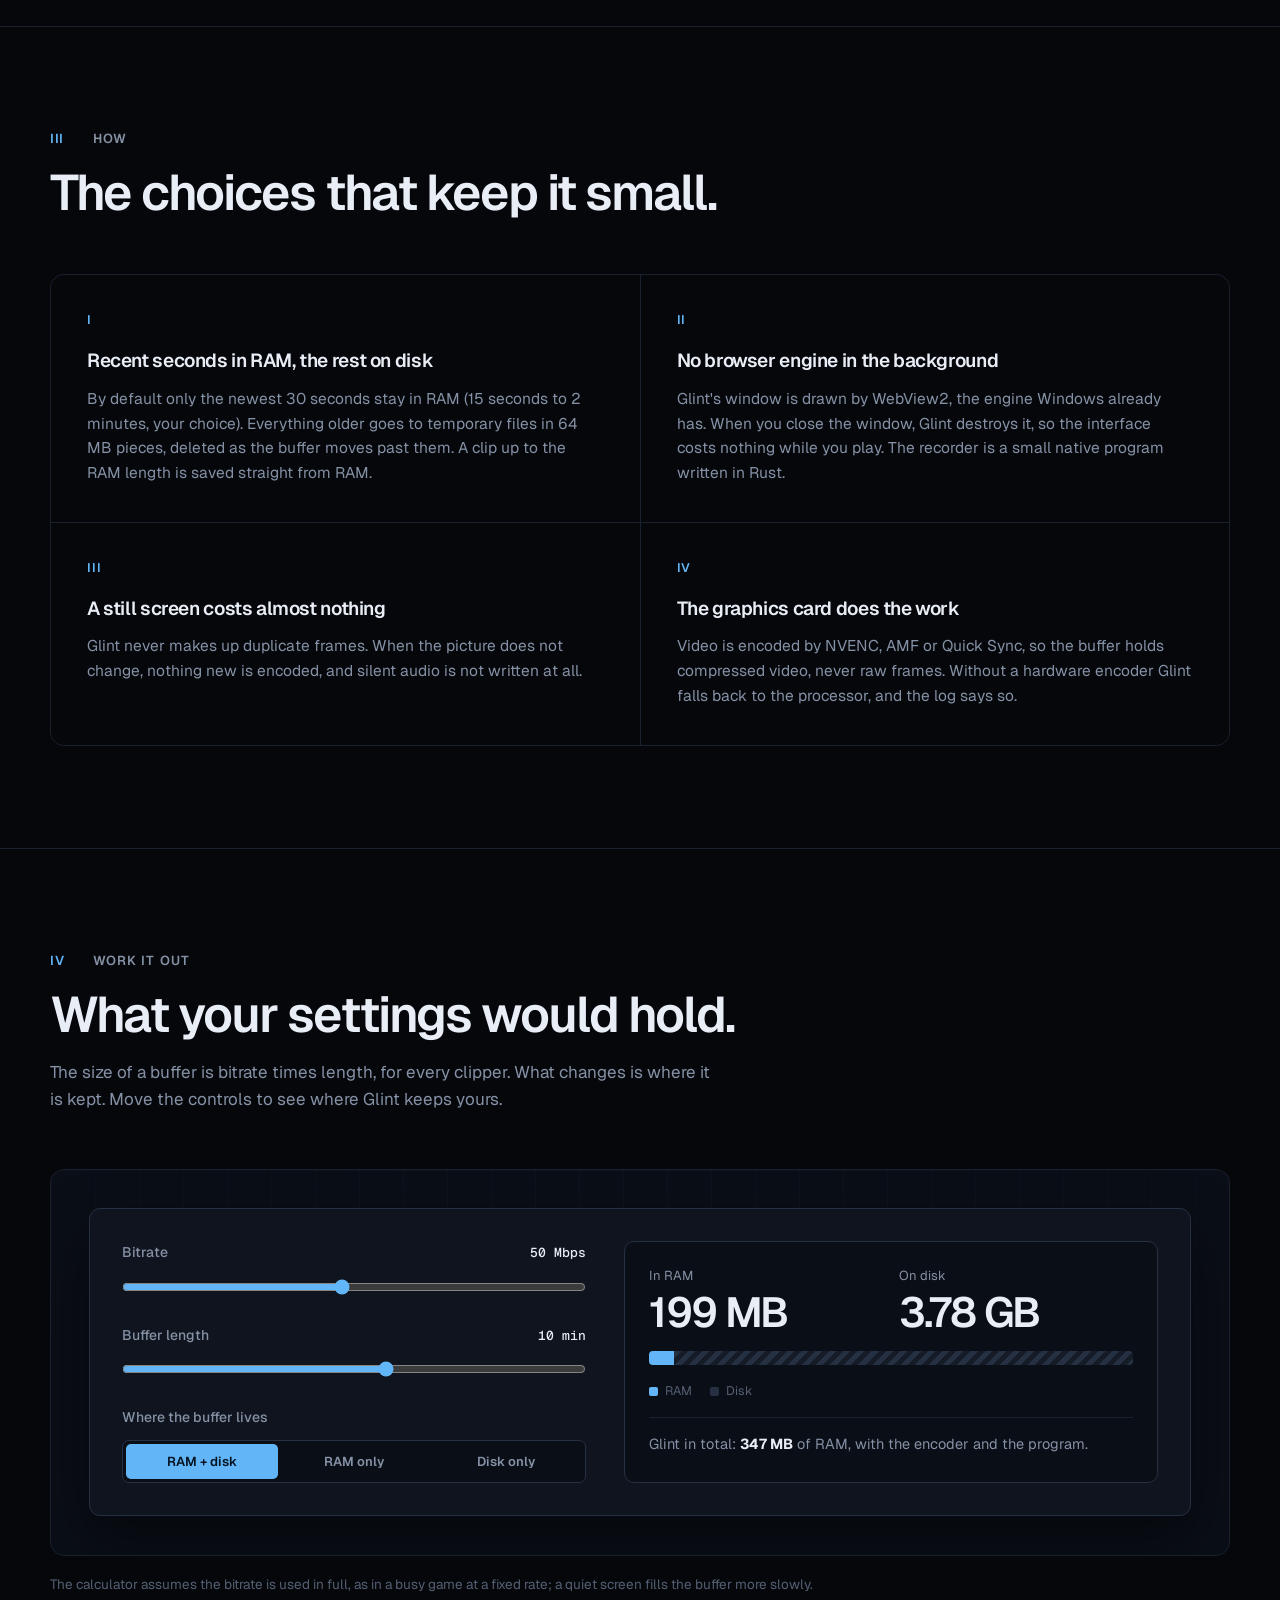
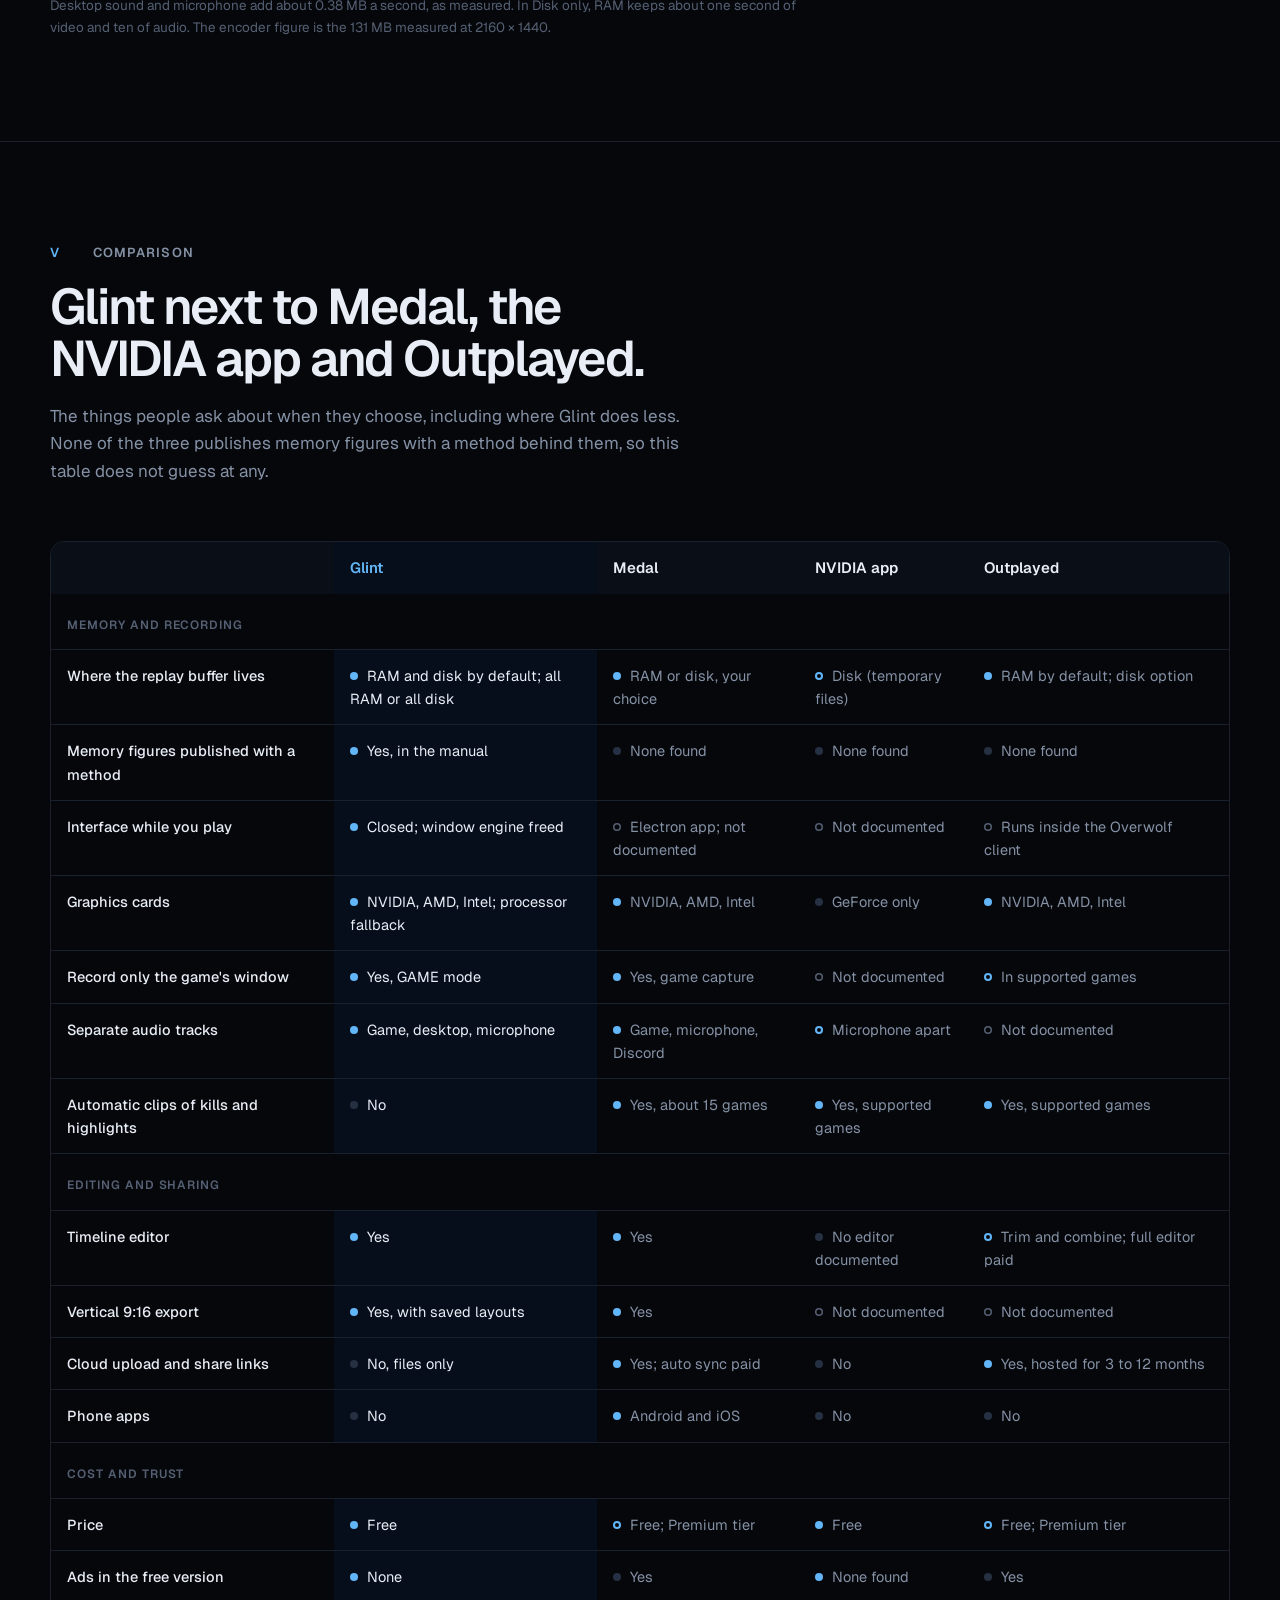
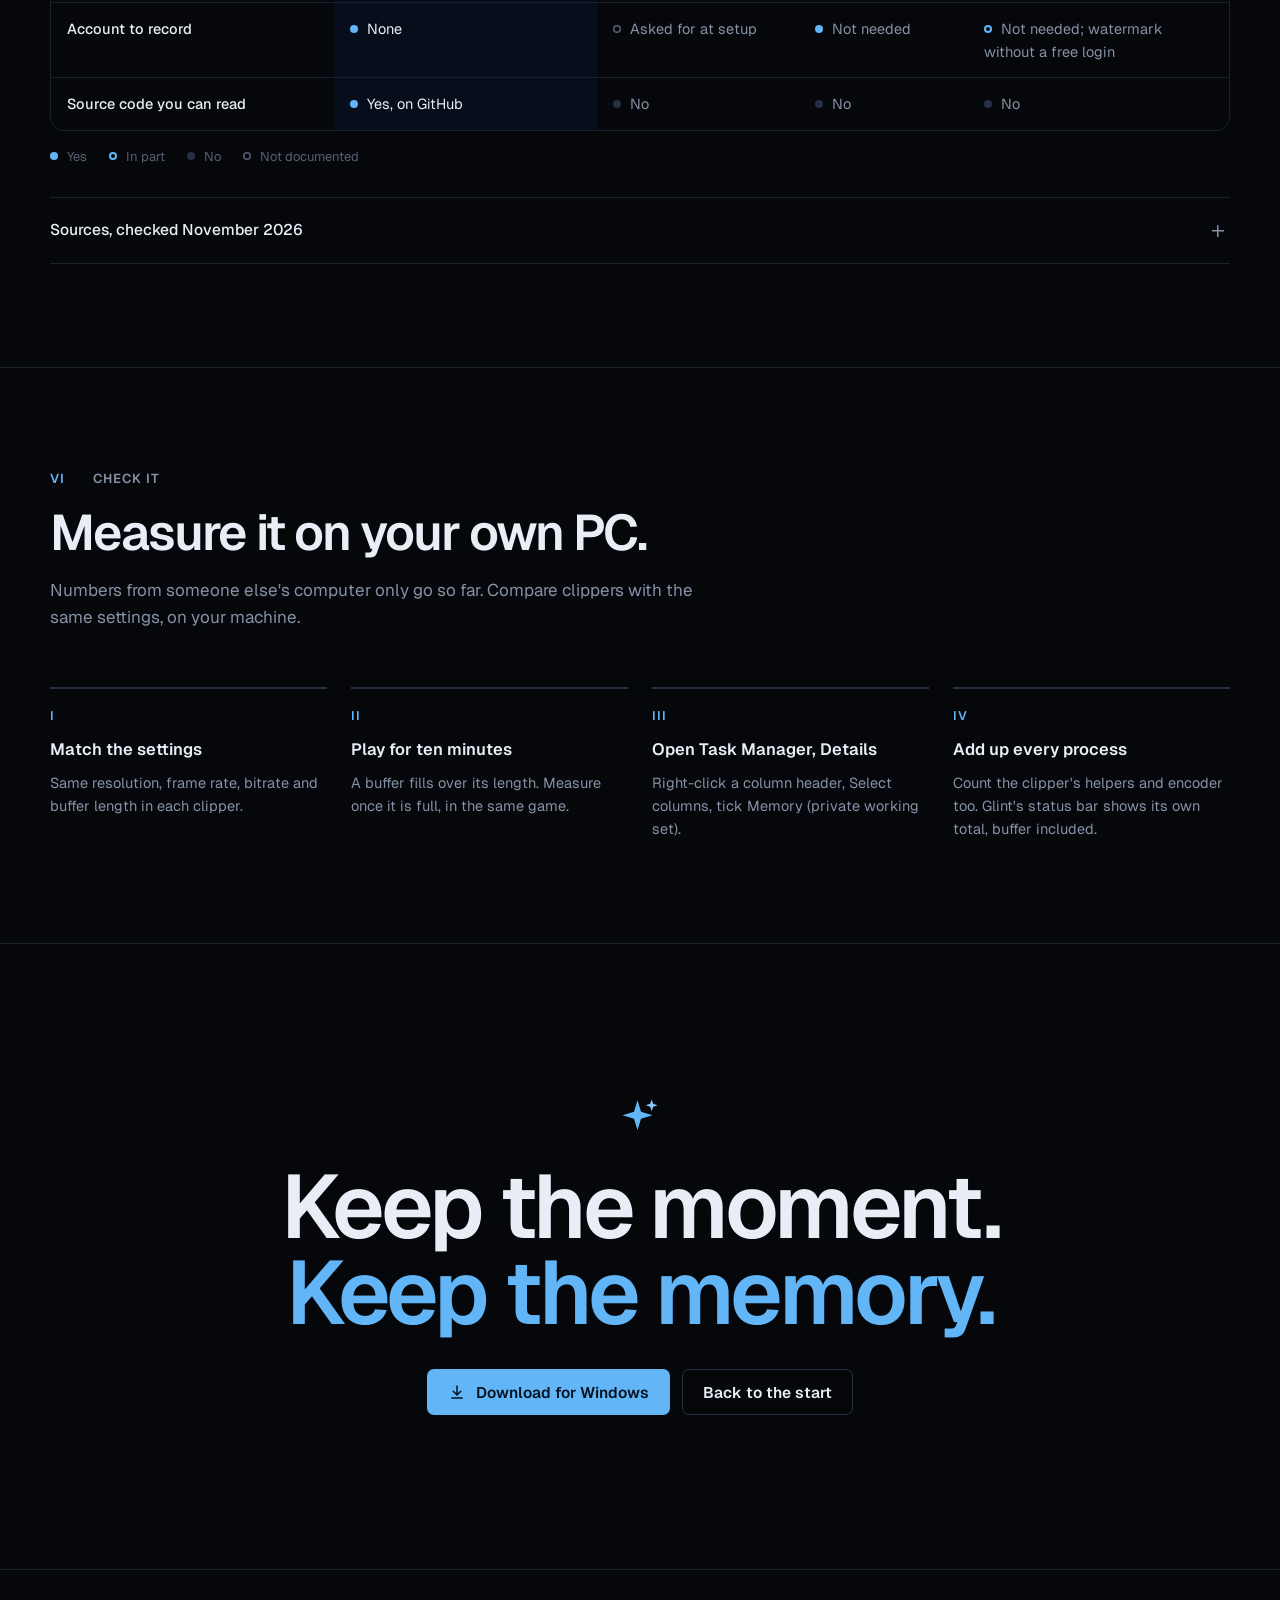
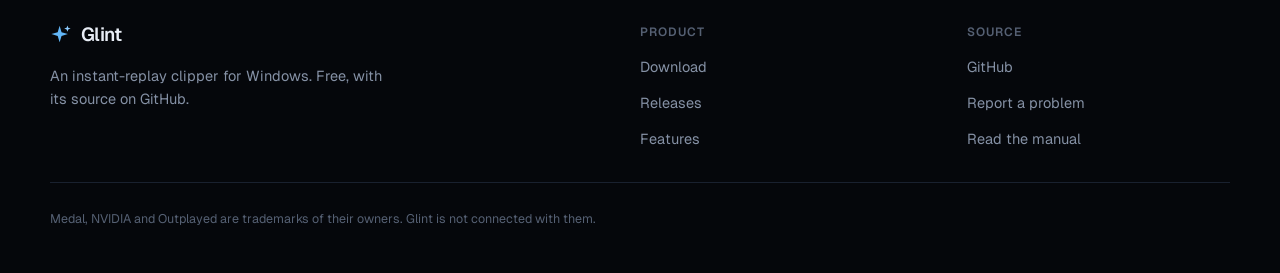
<file: website/memory.html>
<!doctype html>
<html lang="en">
<head>
<meta charset="utf-8">
<meta name="viewport" content="width=device-width, initial-scale=1">
<title>Glint · Memory and comparison</title>
<meta name="description" content="Where a clipper's memory goes, how Glint keeps it small, and an honest comparison with Medal, the NVIDIA app and Outplayed.">
<meta name="theme-color" content="#070a10">
<link rel="icon" href="favicon.svg" type="image/svg+xml">
<link rel="preconnect" href="https://fonts.googleapis.com">
<link rel="preconnect" href="https://fonts.gstatic.com" crossorigin>
<link href="https://fonts.googleapis.com/css2?family=Geist:wght@400;500;600;700&family=Geist+Mono:wght@400;500&display=swap" rel="stylesheet">
<link rel="stylesheet" href="styles.css">
</head>
<body>
<a class="skip" href="#main">Skip to the content</a>

<header class="nav">
  <div class="wrap nav-in">
    <a class="brand" href="./" aria-label="Glint, home">
      <svg class="logo" viewBox="0 0 48 48" aria-hidden="true"><path d="M21 4l4.2 13.8L39 22l-13.8 4.2L21 40l-4.2-13.8L3 22l13.8-4.2z"/><path class="spark" d="M38 3l1.8 5.2L45 10l-5.2 1.8L38 17l-1.8-5.2L31 10l5.2-1.8z"/></svg>
      <span>Glint</span>
      <span class="brand-ver" data-version hidden></span>
    </a>
    <nav class="nav-links" aria-label="Sections">
      <a href="#parts">Where it goes</a>
      <a href="#calc">Work it out</a>
      <a href="#compare">Comparison</a>
      <a href="#check">Check it</a>
    </nav>
    <div class="nav-end">
      <a class="nav-gh" href="./">Home</a>
      <a class="btn btn-solid btn-sm" href="https://github.com/swamie/glint/releases/latest/download/GlintSetup.exe">Download Glint</a>
    </div>
  </div>
</header>

<main id="main">

<section class="page-hero">
  <div class="wrap">
    <p class="label"><span>I</span>Memory</p>
    <h1>Where a clipper's memory goes, <em>and why Glint keeps so little of it.</em></h1>
    <p class="lede">An instant-replay clipper holds the last minutes of your game somewhere. Most of its memory is that footage, the encoder that makes it, and the window you look at it through. Here is what Glint does with each, with figures we measured and a calculator for your own settings.</p>
  </div>
</section>

<!-- ============ The three parts ============ -->
<section class="mem-parts" id="parts">
  <div class="wrap">
    <div class="mem-head">
      <p class="label"><span>II</span>Where it goes</p>
      <h2>Three parts, and one of them is most of it.</h2>
    </div>

    <div class="stage mem-stack-stage">
      <div class="panel mem-stack">
        <div class="ms-row">
          <div class="ms-name"><b>Replay buffer</b><small>the footage itself</small></div>
          <div class="ms-bar"><i class="ms-buf" style="--w: 100%"><span>3.98 GB on disk</span></i><i class="ms-ram" style="--w: 5%"><span>199 MB in RAM</span></i></div>
          <p class="ms-note">10 minutes at 50 Mbps, with sound. By default only the newest 30 seconds are in RAM; the rest is in temporary files on disk. You can also keep all of it in RAM, or all of it on disk.</p>
        </div>
        <div class="ms-row">
          <div class="ms-name"><b>Encoder</b><small>ffmpeg, on the graphics card</small></div>
          <div class="ms-bar"><i class="ms-enc" style="--w: 3.3%"><span>95 to 131 MB</span></i></div>
          <p class="ms-note">Measured while buffering, from 1080 × 720 to 2160 × 1440, 60 to 280 fps.</p>
        </div>
        <div class="ms-row">
          <div class="ms-name"><b>Glint itself</b><small>recorder, hotkeys, tray</small></div>
          <div class="ms-bar"><i class="ms-app" style="--w: .4%"><span>17 MB</span></i></div>
          <p class="ms-note">The program without its window. Closing the window frees the window's browser engine completely.</p>
        </div>
      </div>
    </div>
    <p class="mem-fine">Measured on one PC: RTX 5060 Ti, Core i5-11600, Windows 11, 2160 × 1440 at 280 Hz, with video, desktop sound and microphone. The bars are to scale; the buffer's size is worked out the same way as the calculator below.</p>
  </div>
</section>

<!-- ============ What keeps it small ============ -->
<section class="mem-why">
  <div class="wrap">
    <div class="mem-head">
      <p class="label"><span>III</span>How</p>
      <h2>The choices that keep it small.</h2>
    </div>
    <ol class="why-grid">
      <li>
        <b>Recent seconds in RAM, the rest on disk</b>
        <p>By default only the newest 30 seconds stay in RAM (15 seconds to 2 minutes, your choice). Everything older goes to temporary files in 64 MB pieces, deleted as the buffer moves past them. A clip up to the RAM length is saved straight from RAM.</p>
      </li>
      <li>
        <b>No browser engine in the background</b>
        <p>Glint's window is drawn by WebView2, the engine Windows already has. When you close the window, Glint destroys it, so the interface costs nothing while you play. The recorder is a small native program written in Rust.</p>
      </li>
      <li>
        <b>A still screen costs almost nothing</b>
        <p>Glint never makes up duplicate frames. When the picture does not change, nothing new is encoded, and silent audio is not written at all.</p>
      </li>
      <li>
        <b>The graphics card does the work</b>
        <p>Video is encoded by NVENC, AMF or Quick Sync, so the buffer holds compressed video, never raw frames. Without a hardware encoder Glint falls back to the processor, and the log says so.</p>
      </li>
    </ol>
  </div>
</section>

<!-- ============ Calculator ============ -->
<section class="mem-calc" id="calc">
  <div class="wrap">
    <div class="mem-head">
      <p class="label"><span>IV</span>Work it out</p>
      <h2>What your settings would hold.</h2>
      <p class="mem-sub">The size of a buffer is bitrate times length, for every clipper. What changes is where it is kept. Move the controls to see where Glint keeps yours.</p>
    </div>

    <div class="stage calc-stage">
      <div class="panel calc" data-calc>
        <div class="calc-in">
          <label class="calc-field">
            <span>Bitrate <output data-out="rate">50 Mbps</output></span>
            <input type="range" min="5" max="100" step="5" value="50" data-in="rate">
          </label>
          <label class="calc-field">
            <span>Buffer length <output data-out="len">10 min</output></span>
            <input type="range" min="0" max="7" step="1" value="4" data-in="len">
          </label>
          <div class="calc-field">
            <span>Where the buffer lives</span>
            <div class="calc-seg" role="radiogroup" aria-label="Where the buffer lives">
              <button type="button" role="radio" aria-checked="true" data-mode="mixed">RAM + disk</button>
              <button type="button" role="radio" aria-checked="false" data-mode="ram">RAM only</button>
              <button type="button" role="radio" aria-checked="false" data-mode="disk">Disk only</button>
            </div>
          </div>
        </div>

        <div class="calc-out" aria-live="polite">
          <div class="calc-big">
            <div><small>In RAM</small><b data-res="ram">—</b></div>
            <div><small>On disk</small><b data-res="disk">—</b></div>
          </div>
          <div class="calc-bar" aria-hidden="true"><i class="cb-ram" data-bar="ram"></i><i class="cb-disk" data-bar="disk"></i></div>
          <div class="calc-legend" aria-hidden="true"><span class="lg-ram">RAM</span><span class="lg-disk">Disk</span></div>
          <p class="calc-total">Glint in total: <b data-res="total">—</b> of RAM, with the encoder and the program.</p>
        </div>
      </div>
    </div>
    <p class="mem-fine">The calculator assumes the bitrate is used in full, as in a busy game at a fixed rate; a quiet screen fills the buffer more slowly. Desktop sound and microphone add about 0.38 MB a second, as measured. In Disk only, RAM keeps about one second of video and ten of audio. The encoder figure is the 131 MB measured at 2160 × 1440.</p>
  </div>
</section>

<!-- ============ Comparison ============ -->
<section class="mem-compare" id="compare">
  <div class="wrap">
    <div class="mem-head">
      <p class="label"><span>V</span>Comparison</p>
      <h2>Glint next to Medal, the NVIDIA app and Outplayed.</h2>
      <p class="mem-sub">The things people ask about when they choose, including where Glint does less. None of the three publishes memory figures with a method behind them, so this table does not guess at any.</p>
    </div>

    <div class="cmp-scroll" tabindex="0" role="region" aria-label="Comparison table">
      <table class="cmp">
        <thead>
          <tr><th scope="col"><span class="sr">Question</span></th><th scope="col" class="cmp-glint">Glint</th><th scope="col">Medal</th><th scope="col">NVIDIA app</th><th scope="col">Outplayed</th></tr>
        </thead>
        <tbody>
          <tr class="cmp-group"><th colspan="5" scope="colgroup">Memory and recording</th></tr>
          <tr><th scope="row">Where the replay buffer lives</th><td class="cmp-glint"><i class="y"></i>RAM and disk by default; all RAM or all disk</td><td><i class="y"></i>RAM or disk, your choice</td><td><i class="p"></i>Disk (temporary files)</td><td><i class="y"></i>RAM by default; disk option</td></tr>
          <tr><th scope="row">Memory figures published with a method</th><td class="cmp-glint"><i class="y"></i>Yes, in the manual</td><td><i class="n"></i>None found</td><td><i class="n"></i>None found</td><td><i class="n"></i>None found</td></tr>
          <tr><th scope="row">Interface while you play</th><td class="cmp-glint"><i class="y"></i>Closed; window engine freed</td><td><i class="q"></i>Electron app; not documented</td><td><i class="q"></i>Not documented</td><td><i class="q"></i>Runs inside the Overwolf client</td></tr>
          <tr><th scope="row">Graphics cards</th><td class="cmp-glint"><i class="y"></i>NVIDIA, AMD, Intel; processor fallback</td><td><i class="y"></i>NVIDIA, AMD, Intel</td><td><i class="n"></i>GeForce only</td><td><i class="y"></i>NVIDIA, AMD, Intel</td></tr>
          <tr><th scope="row">Record only the game's window</th><td class="cmp-glint"><i class="y"></i>Yes, GAME mode</td><td><i class="y"></i>Yes, game capture</td><td><i class="q"></i>Not documented</td><td><i class="p"></i>In supported games</td></tr>
          <tr><th scope="row">Separate audio tracks</th><td class="cmp-glint"><i class="y"></i>Game, desktop, microphone</td><td><i class="y"></i>Game, microphone, Discord</td><td><i class="p"></i>Microphone apart</td><td><i class="q"></i>Not documented</td></tr>
          <tr><th scope="row">Automatic clips of kills and highlights</th><td class="cmp-glint"><i class="n"></i>No</td><td><i class="y"></i>Yes, about 15 games</td><td><i class="y"></i>Yes, supported games</td><td><i class="y"></i>Yes, supported games</td></tr>

          <tr class="cmp-group"><th colspan="5" scope="colgroup">Editing and sharing</th></tr>
          <tr><th scope="row">Timeline editor</th><td class="cmp-glint"><i class="y"></i>Yes</td><td><i class="y"></i>Yes</td><td><i class="n"></i>No editor documented</td><td><i class="p"></i>Trim and combine; full editor paid</td></tr>
          <tr><th scope="row">Vertical 9:16 export</th><td class="cmp-glint"><i class="y"></i>Yes, with saved layouts</td><td><i class="y"></i>Yes</td><td><i class="q"></i>Not documented</td><td><i class="q"></i>Not documented</td></tr>
          <tr><th scope="row">Cloud upload and share links</th><td class="cmp-glint"><i class="n"></i>No, files only</td><td><i class="y"></i>Yes; auto sync paid</td><td><i class="n"></i>No</td><td><i class="y"></i>Yes, hosted for 3 to 12 months</td></tr>
          <tr><th scope="row">Phone apps</th><td class="cmp-glint"><i class="n"></i>No</td><td><i class="y"></i>Android and iOS</td><td><i class="n"></i>No</td><td><i class="n"></i>No</td></tr>

          <tr class="cmp-group"><th colspan="5" scope="colgroup">Cost and trust</th></tr>
          <tr><th scope="row">Price</th><td class="cmp-glint"><i class="y"></i>Free</td><td><i class="p"></i>Free; Premium tier</td><td><i class="y"></i>Free</td><td><i class="p"></i>Free; Premium tier</td></tr>
          <tr><th scope="row">Ads in the free version</th><td class="cmp-glint"><i class="y"></i>None</td><td><i class="n"></i>Yes</td><td><i class="y"></i>None found</td><td><i class="n"></i>Yes</td></tr>
          <tr><th scope="row">Account to record</th><td class="cmp-glint"><i class="y"></i>None</td><td><i class="q"></i>Asked for at setup</td><td><i class="y"></i>Not needed</td><td><i class="p"></i>Not needed; watermark without a free login</td></tr>
          <tr><th scope="row">Source code you can read</th><td class="cmp-glint"><i class="y"></i>Yes, on GitHub</td><td><i class="n"></i>No</td><td><i class="n"></i>No</td><td><i class="n"></i>No</td></tr>
        </tbody>
      </table>
    </div>
    <div class="cmp-key" aria-hidden="true"><span><i class="y"></i>Yes</span><span><i class="p"></i>In part</span><span><i class="n"></i>No</span><span><i class="q"></i>Not documented</span></div>

    <details class="sources">
      <summary>Sources, checked November 2026</summary>
      <ul>
        <li>Medal: <a href="https://support.medal.tv/support/solutions/articles/48001165759-what-is-the-recording-buffer-" rel="noopener">recording buffer</a>, <a href="https://support.medal.tv/support/solutions/articles/48001218475-medal-premium-faq" rel="noopener">Premium FAQ</a>, <a href="https://support.medal.tv/support/solutions/articles/48001167701" rel="noopener">auto clipping</a>, <a href="https://support.medal.tv/support/solutions/articles/48001275437-medal-s-advanced-video-editor" rel="noopener">editor</a>, <a href="https://support.medal.tv/support/solutions/articles/48001220265-9-16-video-cropping" rel="noopener">9:16</a>, <a href="https://medal.tv/features/separate-audio-tracks" rel="noopener">audio tracks</a>, <a href="https://support.medal.tv/support/solutions/articles/48001157616-how-to-choose-your-recording-method" rel="noopener">recording method</a>, <a href="https://support.medal.tv/support/solutions/articles/48001147502-what-is-medal-and-how-to-create-an-account" rel="noopener">account</a>, <a href="https://jobs.generalcatalyst.com/companies/medal/jobs/95111708-senior-staff-software-engineer-game-integrations" rel="noopener">Electron (job posting)</a>.</li>
        <li>NVIDIA app: <a href="https://www.nvidia.com/en-us/geforce/news/nvidia-app-download-and-features/" rel="noopener">features and login</a>, <a href="https://www.nvidia.com/en-us/software/nvidia-app/faq/" rel="noopener">FAQ (GPUs)</a>, <a href="https://www.nvidia.com/en-au/geforce/news/nvidia-app-beta-download/" rel="noopener">sharing removed</a>, <a href="https://shacknews.com/article/142202/change-shadowplay-save-file-location-nvidia-app" rel="noopener">temporary files location</a>.</li>
        <li>Outplayed: <a href="https://support.overwolf.com/support/solutions/articles/9000209065-outplayed-faq" rel="noopener">FAQ (RAM buffer)</a>, <a href="https://support.overwolf.com/support/solutions/articles/9000240941-outplayed-account-plans" rel="noopener">account plans</a>, <a href="https://www.overwolf.com/app/Overwolf-Outplayed" rel="noopener">app page (ads)</a>, <a href="https://support.overwolf.com/support/solutions/articles/9000178267-overwolf-recording-minimum-requirements" rel="noopener">encoders</a>, <a href="https://dev.overwolf.com/ow-native/getting-started/onboarding-resources/framework-overview" rel="noopener">Overwolf framework</a>.</li>
        <li>Glint: <a href="https://github.com/swamie/glint#readme" rel="noopener">the manual</a>, sections Replay buffer and Measured.</li>
      </ul>
      <p>Products change. If a row is out of date, <a href="https://github.com/swamie/glint/issues" rel="noopener">say so on GitHub</a> and it will be fixed.</p>
    </details>
  </div>
</section>

<!-- ============ Check it yourself ============ -->
<section class="mem-check" id="check">
  <div class="wrap check-in">
    <div class="mem-head">
      <p class="label"><span>VI</span>Check it</p>
      <h2>Measure it on your own PC.</h2>
      <p class="mem-sub">Numbers from someone else's computer only go so far. Compare clippers with the same settings, on your machine.</p>
    </div>
    <ol class="steps">
      <li><b>Match the settings</b><span>Same resolution, frame rate, bitrate and buffer length in each clipper.</span></li>
      <li><b>Play for ten minutes</b><span>A buffer fills over its length. Measure once it is full, in the same game.</span></li>
      <li><b>Open Task Manager, Details</b><span>Right-click a column header, Select columns, tick Memory (private working set).</span></li>
      <li><b>Add up every process</b><span>Count the clipper's helpers and encoder too. Glint's status bar shows its own total, buffer included.</span></li>
    </ol>
  </div>
</section>

<section class="close">
  <div class="wrap close-in">
    <svg class="close-mark" viewBox="0 0 48 48" aria-hidden="true"><path d="M21 4l4.2 13.8L39 22l-13.8 4.2L21 40l-4.2-13.8L3 22l13.8-4.2z"/><path class="spark" d="M38 3l1.8 5.2L45 10l-5.2 1.8L38 17l-1.8-5.2L31 10l5.2-1.8z"/></svg>
    <h2>Keep the moment. <em>Keep the memory.</em></h2>
    <div class="hero-actions">
      <a class="btn btn-solid" href="https://github.com/swamie/glint/releases/latest/download/GlintSetup.exe">
        <svg viewBox="0 0 24 24" aria-hidden="true"><path d="M12 4v11M7 11l5 5 5-5M5 20h14"/></svg>Download for Windows
      </a>
      <a class="btn btn-line" href="./">Back to the start</a>
    </div>
  </div>
</section>
</main>

<footer class="foot">
  <div class="wrap foot-in">
    <div class="foot-brand">
      <a class="brand" href="./" aria-label="Glint, home">
        <svg class="logo" viewBox="0 0 48 48" aria-hidden="true"><path d="M21 4l4.2 13.8L39 22l-13.8 4.2L21 40l-4.2-13.8L3 22l13.8-4.2z"/><path class="spark" d="M38 3l1.8 5.2L45 10l-5.2 1.8L38 17l-1.8-5.2L31 10l5.2-1.8z"/></svg>
        <span>Glint</span>
      </a>
      <p>An instant-replay clipper for Windows. Free, with its source on GitHub.</p>
    </div>
    <nav class="foot-col" aria-label="Product">
      <b>Product</b>
      <a href="https://github.com/swamie/glint/releases/latest/download/GlintSetup.exe">Download</a>
      <a href="https://github.com/swamie/glint/releases" rel="noopener">Releases</a>
      <a href="./#inside">Features</a>
    </nav>
    <nav class="foot-col" aria-label="Source">
      <b>Source</b>
      <a href="https://github.com/swamie/glint" rel="noopener">GitHub</a>
      <a href="https://github.com/swamie/glint/issues" rel="noopener">Report a problem</a>
      <a href="https://github.com/swamie/glint#readme" rel="noopener">Read the manual</a>
    </nav>
    <p class="foot-note">Medal, NVIDIA and Outplayed are trademarks of their owners. Glint is not connected with them.</p>
  </div>
</footer>

<script src="main.js" defer></script>
<script src="memory.js" defer></script>
</body>
</html>
</file>
<file: ui/style.css>
:root {
  --bg: #070a10;
  --panel: #0a0e16;
  --raised: #0f141e;
  --raised-2: #151b27;
  --line: #19212f;
  --line-2: #263043;
  --text: #e8edf6;
  --muted: #8591a5;
  --dim: #556073;
  --accent: #62b6f7;
  --accent-2: #8ccbff;
  --accent-ink: #051322;
  --danger: #f2777a;
  --ok: #5fd39a;
  --warn: #f0c060;
  --radius: 7px;
  --serif: "Instrument Serif", "Sitka Display", "Sitka Heading", Cambria, Georgia, serif;
  --sans: "Geist", "Segoe UI Variable Text", "Segoe UI", system-ui, sans-serif;
  --mono: "Cascadia Mono", Consolas, monospace;
}

* { box-sizing: border-box; }
html, body { height: 100%; margin: 0; }
body {
  background: var(--bg);
  color: var(--text);
  font: 13.5px/1.4 var(--sans);
  overflow: hidden;
  user-select: none;
  -webkit-font-smoothing: antialiased;
}
button, input, select, textarea { font: inherit; color: inherit; }
svg { width: 18px; height: 18px; fill: none; stroke: currentColor; stroke-width: 1.7; stroke-linecap: round; stroke-linejoin: round; flex: none; }
/* Selected text takes the theme's accent instead of the system blue. A third of it over the dark
   page keeps the text readable whether the accent is a color or white (the Mono theme). */
::selection { background: color-mix(in srgb, var(--accent) 32%, transparent); color: var(--text); }
::-webkit-scrollbar { width: 10px; }
::-webkit-scrollbar-thumb { background: var(--line-2); border-radius: 6px; border: 2px solid var(--bg); }
::-webkit-scrollbar-thumb:hover { background: color-mix(in srgb, var(--line-2) 72%, var(--text)); }

/* Top bar 46, sidebar 248 (folded 60), status bar 28: the same proportions as Kite. */
#app {
  display: grid;
  grid-template: 46px 1fr 28px / 248px 1fr;
  grid-template-areas: "top top" "side main" "status status";
  height: 100vh;
  border: 1px solid var(--line);
}

/* ---------- top bar ---------- */
/* Gaps and buttons scale with the window width (vw), so the bar still fits on one line at the
   smallest window, also at a large Interface size (980 px at 150% is about 650 CSS px). At 653 px,
   with the search box open (30vw), everything adds up to about 625 px. */
.topbar { grid-area: top; display: flex; align-items: center; justify-content: space-between; gap: 8px; padding: 0 0 0 10px; border-bottom: 1px solid var(--line); }
.top-left { display: flex; align-items: center; gap: clamp(6px, .8vw, 10px); min-width: 0; }
/* The logo sits over the sidebar's icon column: its centre 29 px from the left (10 + 4 + 30 / 2),
   like the nav icons (10 + 10 + 18 / 2) and the sidebar's fold button. Its box is 30 px square
   (the height of the top bar's buttons) so it stays a comfortable target: it opens What's new. */
.top-logo { display: grid; place-items: center; flex: none; width: 30px; height: 30px; margin: 0 0 0 4px; border-radius: var(--radius); }
.top-logo .logo { width: 22px; height: 22px; }
.search { display: flex; align-items: center; gap: 8px; width: 340px; height: 34px; padding: 0 9px 0 11px; background: var(--panel); border: 1px solid var(--line-2); border-radius: var(--radius); color: var(--muted); }
.search > svg { width: 15px; height: 15px; }
/* In the top bar the search box is only its icon until it is clicked or holds text (.open).
   Open, it takes at most 30% of the window and gives way first when the bar runs short.
   Closed it is a 30 px square, the height of the top bar's buttons, with the icon in its centre. */
.topbar .search { flex: 0 1 auto; width: min(320px, 30vw); min-width: 30px; height: 30px; padding: 0 8px 0 10px; overflow: hidden; transition: width .16s ease-out; }
.topbar .search:not(.open) { width: 30px; padding: 0; gap: 0; justify-content: center; cursor: pointer; }
.topbar .search:not(.open):hover { color: var(--text); border-color: color-mix(in srgb, var(--line-2) 72%, var(--text)); }
/* The field is taken out of the row while closed, so nothing pushes the icon off centre. It can still take the focus (Ctrl K, a click on the label). */
.topbar .search { position: relative; }
.topbar .search:not(.open) input { position: absolute; left: 0; top: 0; width: 1px; height: 1px; padding: 0; opacity: 0; pointer-events: none; }
.topbar .search:not(.open) kbd { display: none; }
.topbar .search kbd { font-size: 10px; padding: 1px 5px; }
.search:focus-within { border-color: var(--accent); }
.search input { flex: 1; min-width: 0; background: none; border: 0; outline: 0; color: var(--text); }
.search input::placeholder { color: var(--muted); }
/* Number boxes: the app's own look everywhere. The browser's spin arrows are gone; two small arrows are drawn
   at the right edge and numbox.js makes them step (press, or hold to repeat). The editor's time boxes
   (.ov-time) share the box. A .field keeps its own size; the color picker's small fields have no arrows. */
input[type="number"]::-webkit-inner-spin-button, input[type="number"]::-webkit-outer-spin-button { appearance: none; margin: 0; }
input[type="number"], input.ov-time { appearance: textfield; color: var(--text); background-color: var(--panel); border: 1px solid var(--line-2); border-radius: var(--radius); outline: 0; font-variant-numeric: tabular-nums; }
input[type="number"]:not(.field), input.ov-time { height: 28px; padding: 0 8px; }
input[type="number"]:focus, input.ov-time:focus { border-color: var(--accent); }
input[type="number"]:disabled { opacity: .5; }
input[type="number"]:not([data-native]) { padding-right: 20px; background-image: url("data:image/svg+xml,%3Csvg xmlns='http://www.w3.org/2000/svg' viewBox='0 0 8 16'%3E%3Cpath d='M1.2 6 4 3.2 6.8 6M1.2 10 4 12.8 6.8 10' fill='none' stroke='%238591a5' stroke-width='1.5' stroke-linecap='round' stroke-linejoin='round'/%3E%3C/svg%3E"); background-repeat: no-repeat; background-position: right 6px center; background-size: 8px 16px; }
input[type="number"].nb-arrow { cursor: pointer; }
.cpk input[type="number"] { padding-right: 6px; background-image: none; }
kbd { font: 600 11px var(--sans); padding: 2px 6px; border-radius: 5px; background: var(--raised-2); color: var(--text); border: 1px solid var(--line-2); white-space: nowrap; }
.top-actions { display: flex; align-items: center; gap: clamp(6px, .75vw, 10px); flex: none; height: 100%; }
.top-actions > .btn { padding: 0 clamp(9px, .9vw, 12px); }
.winctl { display: flex; height: 100%; margin-left: clamp(2px, .7vw, 10px); }
.winctl button { width: clamp(34px, 3.2vw, 46px); height: 100%; background: none; border: 0; color: var(--muted); display: grid; place-items: center; cursor: pointer; }
.winctl button:hover { background: var(--raised-2); color: var(--text); }
.winctl button[data-win="close"]:hover { background: #c4313a; color: #fff; }
.winctl svg { width: 14px; height: 14px; }
/* The clip button: an ordinary (not filled) button, "[F8] Clip 30s", the key(s) of its keybind as keycaps
   (app.js renderChrome; its tooltip is the full sentence). A long combination is cut short rather than
   pushing the window buttons away, and in narrow windows the keycaps go: "Clip 30s" alone is short. */
#btn-clip { max-width: 280px; gap: 7px; transition: background-color .12s, border-color .12s, box-shadow .12s; }
#btn-clip .clip-keys { display: inline-flex; align-items: center; gap: 3px; min-width: 0; overflow: hidden; }
#btn-clip .clip-keys[hidden] { display: none; }
#btn-clip .clip-label { flex: none; }
#btn-clip:not(:disabled):hover { background: var(--raised-2); border-color: color-mix(in srgb, var(--accent) 60%, var(--line-2)); box-shadow: 0 0 0 1px color-mix(in srgb, var(--accent) 22%, transparent); }
#btn-clip:not(:disabled):active { background: var(--raised); transform: translateY(1px); }
/* Paused: the button is plainly off, but its keycaps and words stay readable (no .btn:disabled fade). */
#btn-clip:disabled { opacity: 1; color: var(--muted); background: var(--panel); border-color: var(--line-2); }
/* A keycap: a face a little lighter than the button and one even edge all round. The bottom edge used
   to be thicker, and in that light edge color it read as the key turning white at the bottom. */
#btn-clip .kc { display: inline-grid; place-items: center; flex: none; min-width: 20px; height: 20px; padding: 0 5px; box-sizing: border-box;
  font: 700 10.5px/1 var(--sans); color: var(--text); border-radius: 5px;
  background: color-mix(in srgb, var(--raised-2) 86%, #fff);
  border: 1px solid color-mix(in srgb, var(--line-2) 55%, var(--text)); }
/* The key's name sits in the exact middle: its box is trimmed to the capitals (cap height to baseline),
   so the keycap centers the letters themselves, not the font's taller line box, which sat them high. */
#btn-clip .kc > span { display: block; text-box: trim-both cap alphabetic; }
/* The words get the same trim, so their capitals sit on the same line as the key's name. */
#btn-clip .clip-label { text-box: trim-both cap alphabetic; }
#btn-clip:disabled .kc { color: var(--muted); }
@media (max-width: 920px) {
  #btn-clip .clip-keys { display: none; }
}

.btn { display: inline-flex; align-items: center; gap: 8px; height: 34px; padding: 0 14px; background: var(--raised); border: 1px solid var(--line-2); border-radius: var(--radius); font-weight: 600; font-size: 13px; cursor: pointer; white-space: nowrap; }
.btn:hover { background: var(--raised-2); border-color: color-mix(in srgb, var(--line-2) 72%, var(--text)); }
.btn:disabled { opacity: .45; cursor: default; }
.btn.primary { background: var(--accent); border-color: var(--accent); color: var(--accent-ink); }
.btn.primary:hover { background: var(--accent-2); border-color: var(--accent-2); }
.btn.danger:hover { background: #3a1519; border-color: #7a2c33; color: var(--danger); }
.btn.sm { height: 28px; padding: 0 10px; font-size: 12px; }
.btn.wide { width: 100%; justify-content: center; }
.btn svg { width: 15px; height: 15px; }
.btn.sm svg { width: 14px; height: 14px; }
/* Every button in the top bar (bug, update, renders, Pause, Clip) is 30 px high, like the search box. */
.topbar .btn { height: 30px; font-size: 13px; }

/* ---------- sidebar ---------- */
.side { grid-area: side; display: flex; flex-direction: column; padding: 8px 10px 10px; border-right: 1px solid var(--line); overflow-y: auto; overflow-x: hidden; }
.logo { width: 32px; height: 32px; fill: var(--accent); stroke: none; }
.logo .spark { fill: var(--accent-2); }
.nav-label { color: var(--muted); font-size: 11.5px; font-weight: 500; padding: 4px 10px 6px; white-space: nowrap; }
nav { display: flex; flex-direction: column; gap: 2px; margin-bottom: 10px; }
.nav-item { display: flex; align-items: center; gap: 12px; height: 36px; padding: 0 10px; border: 0; border-radius: var(--radius); background: none; font-size: 14px; font-weight: 500; color: var(--text); cursor: pointer; text-align: left; white-space: nowrap; flex: none; }
.nav-item:hover { background: var(--raised); }
.nav-item.active { background: var(--accent); color: var(--accent-ink); font-weight: 600; }
.nav-item span.label { flex: 1; }
.badge { min-width: 20px; padding: 1px 6px; border-radius: 5px; background: var(--raised-2); color: var(--text); font: 700 11px var(--sans); text-align: center; font-variant-numeric: tabular-nums; }
.nav-item.active .badge { background: rgba(5, 19, 34, .2); color: var(--accent-ink); }
/* The Folders row: an ordinary item with an arrow; the folder list unfolds under it. */
.nav-chev { width: 14px; height: 14px; margin-left: 2px; transition: transform .15s; }
.nav-fold[aria-expanded="false"] .nav-chev { transform: rotate(-90deg); }
.nav-sub { display: flex; flex-direction: column; gap: 2px; padding-left: 12px; }
.nav-sub[hidden] { display: none; }
/* Clips are being dragged: show the folders so they can be dropped on one. */
body.moving-clips #app:not(.side-min) .nav-sub[hidden] { display: flex; }
/* The sidebar's own fold button, at its top. 38 px wide from the sidebar's 10 px padding puts its
   icon on the same centre line as the nav icons (10 + 10 + 18 / 2 = 29 px). */
.side-toggle { width: 38px; height: 32px; flex: none; display: grid; place-items: center; margin-bottom: 2px; background: none; border: 0; border-radius: var(--radius); color: var(--muted); cursor: pointer; }
.side-toggle:hover { background: var(--raised-2); color: var(--text); }
/* Sidebar folded to a strip of icons (the button at the top of the sidebar). 60 px less the 1 px
   border leaves 59: the icons are centred 29.5 px from the left, under the top bar's logo. */
#app.side-min { grid-template-columns: 60px 1fr; }
#app.side-min .side { padding: 8px 10px 10px; }
#app.side-min .side-toggle { width: 100%; margin-bottom: 8px; }
#app.side-min .nav-label, #app.side-min .nav-item .label, #app.side-min .nav-item .badge, #app.side-min .nav-chev, #app.side-min .nav-sub { display: none; }
#app.side-min .nav-item { justify-content: center; padding: 0; gap: 0; }
#app.side-min nav { margin-bottom: 8px; padding-bottom: 8px; border-bottom: 1px solid var(--line); }

/* ---------- status bar ---------- */
.statusbar { grid-area: status; display: flex; align-items: center; gap: 10px; padding: 0 14px; border-top: 1px solid var(--line); color: var(--muted); font-size: 11.5px; letter-spacing: 0; white-space: nowrap; }
.statusbar .sb-sep { width: 1px; height: 10px; background: var(--line-2); }
/* Same type as the left side; even-width digits so the numbers do not jitter every second. */
.statusbar .sb-right { margin-left: auto; font-variant-numeric: tabular-nums; }
.statusbar b { color: var(--text); font-weight: 600; }
/* "+1 monitor": other monitors buffered for keybinds; its tooltip lists them. .bad: one of them fails. */
.statusbar .sb-more { cursor: default; }
.statusbar .sb-more.bad { color: var(--warn); }
.statusbar .sb-more svg { width: 12px; height: 12px; margin-right: 3px; vertical-align: -2px; }

/* ---------- main ---------- */
#view { grid-area: main; overflow-y: auto; padding: 26px 30px 36px; position: relative; }
.page-head { display: flex; align-items: flex-end; justify-content: space-between; gap: 16px; margin-bottom: 18px; }
h1 { font: 400 40px/1.05 var(--serif); letter-spacing: -.015em; margin: 0 0 6px; }
.sub { color: var(--muted); font-size: 14.5px; }
.head-actions { display: flex; gap: 8px; padding-bottom: 2px; }
.head-actions .btn { height: 36px; padding: 0 16px; font-size: 13.5px; }

.toolbar { display: flex; align-items: center; gap: 10px; border-bottom: 1px solid var(--line); margin-bottom: 18px; }
.tabs { display: flex; gap: 28px; flex: 1; min-width: 0; overflow: hidden; }
.tab { position: relative; padding: 12px 0 13px; background: none; border: 0; color: var(--muted); font: 700 11px var(--sans); letter-spacing: 0; text-transform: none; cursor: pointer; white-space: nowrap; }
.tab i { font-style: normal; margin-left: 8px; letter-spacing: 0; }
.tab:hover { color: var(--text); }
.tab.active { color: var(--text); }
.tab.active::after { content: ""; position: absolute; left: 0; right: 0; bottom: -1px; height: 2px; background: var(--accent); }
.field { height: 34px; padding: 0 11px; background: var(--panel); border: 1px solid var(--line-2); border-radius: var(--radius); outline: 0; }
.field:focus { border-color: var(--accent); }
select.field { padding-right: 28px; cursor: pointer; appearance: none; background-image: url("data:image/svg+xml,%3Csvg xmlns='http://www.w3.org/2000/svg' viewBox='0 0 12 8'%3E%3Cpath d='M1 1.5 6 6.5l5-5' fill='none' stroke='%238591a5' stroke-width='1.6'/%3E%3C/svg%3E"); background-repeat: no-repeat; background-position: right 10px center; background-size: 9px; }
select.field option { background: var(--raised); }
/* Inner buttons 32 high + the 1 px border = 34, the height of the .field beside it. */
.seg { display: flex; border: 1px solid var(--line-2); border-radius: var(--radius); overflow: hidden; }
.seg button { width: 34px; height: 32px; background: var(--panel); border: 0; border-left: 1px solid var(--line-2); font-weight: 700; font-size: 11px; color: var(--muted); cursor: pointer; }
.seg button:first-child { border-left: 0; }
.seg button.active { background: var(--accent); color: var(--accent-ink); }

/* Card widths are the S / M / L choice and stay as they are; only the gaps and text follow the scale. */
.grid { display: grid; gap: 22px 18px; grid-template-columns: repeat(auto-fill, minmax(var(--card-w, 250px), 1fr)); }
.grid.s { --card-w: 190px; }
.grid.l { --card-w: 340px; }
.card { cursor: pointer; min-width: 0; }
.thumb { position: relative; aspect-ratio: 16 / 9; border-radius: var(--radius); border: 1px solid var(--line-2); background: var(--raised) center / cover no-repeat; overflow: hidden; transition: border-color .12s, transform .12s; }
.card:hover .thumb { border-color: var(--accent); transform: translateY(-2px); }
.thumb .ph { position: absolute; inset: 0; display: grid; place-items: center; font: 400 44px var(--serif); color: rgba(255, 255, 255, .5); }
.thumb .dur { position: absolute; right: 8px; bottom: 8px; padding: 1px 6px; border-radius: 5px; background: rgba(4, 7, 12, .82); font: 600 11.5px var(--sans); }
.thumb .tag { position: absolute; left: 8px; bottom: 8px; padding: 1px 6px; border-radius: 5px; background: var(--accent); color: var(--accent-ink); font: 700 10px var(--sans); letter-spacing: .03em; text-transform: uppercase; }
.thumb .star { position: absolute; right: 8px; top: 8px; width: 26px; height: 26px; border-radius: 6px; background: rgba(4, 7, 12, .82); display: grid; place-items: center; color: var(--warn); }
.thumb .star svg { width: 14px; height: 14px; fill: currentColor; stroke: none; }
/* share.js: the cloud tag on an uploaded clip's card (click = copy the link) and, for a clip that is only in the cloud, the download button. */
.thumb .share-badges { position: absolute; left: 8px; bottom: 8px; display: flex; gap: 4px; z-index: 2; }
.thumb .tag + .share-badges { bottom: 30px; }
.share-badge { display: inline-flex; align-items: center; gap: 4px; height: 20px; padding: 0 6px; border: 0; border-radius: 5px; background: #3b82f6; color: #fff; font: 700 10px var(--sans); letter-spacing: .03em; text-transform: uppercase; cursor: pointer; }
.share-badge svg { width: 12px; height: 12px; fill: none; stroke: currentColor; stroke-width: 2; stroke-linecap: round; stroke-linejoin: round; }
.share-badge.only { background: rgba(4, 7, 12, .82); color: #93c5fd; }
span.share-badge { cursor: default; }
button.share-badge:hover { filter: brightness(1.15); }
.share-badge.share-down { background: #fff; color: #0b1220; }
.thumb .job { position: absolute; inset: auto 0 0 0; height: 4px; background: rgba(255, 255, 255, .12); overflow: hidden; }
.thumb .job i { display: block; height: 100%; background: var(--accent); }
/* The picture: inline styles in cardHtml fit the whole frame; this only keeps it out of the way of clicks and drags. */
.thumb .thumb-img { pointer-events: none; user-select: none; }
/* Name and details sit in from the card's edges (the thumbnail's rounded corner), not flush with them. */
.card h3 { padding: 0 6px; }
.card p { padding: 0 6px 4px; }
.card h3 { margin: 10px 0 2px; font-size: 14px; font-weight: 600; white-space: nowrap; overflow: hidden; text-overflow: ellipsis; }
/* The name is its own hit area: a click on it does not open the clip, a double click renames it in place. */
.card .ctitle { cursor: default; }
.card h3.editing { overflow: visible; }
.title-edit { display: block; width: calc(100% + 10px); height: 1.45em; margin: 0 -5px; padding: 0 4px; border: 0; border-radius: 4px; outline: 1px solid color-mix(in srgb, var(--accent) 55%, transparent); background: color-mix(in srgb, var(--accent) 14%, transparent); color: var(--text); font: inherit; user-select: text; }
.card p { margin: 0; color: var(--muted); font-size: 12px; white-space: nowrap; overflow: hidden; text-overflow: ellipsis; }
.card p span + span::before { content: "•"; margin: 0 6px; color: var(--dim); }

.empty { margin: 56px auto; max-width: 440px; text-align: center; color: var(--muted); }
.empty h2 { font: 400 26px var(--serif); color: var(--text); margin: 0 0 6px; }
.empty .keys { margin-top: 16px; display: flex; flex-direction: column; gap: 6px; align-items: center; }

/* ---------- settings ---------- */
.section { max-width: 860px; border: 1px solid var(--line); border-radius: 10px; background: var(--panel); margin-bottom: 16px; }
.section > h2 { margin: 0; padding: 12px 18px 11px; font: 600 15.5px var(--sans); color: var(--text); border-bottom: 1px solid var(--line); }
.row { display: flex; align-items: center; justify-content: space-between; gap: 20px; padding: 11px 18px; border-bottom: 1px solid var(--line); }
.row:last-child { border-bottom: 0; }
.row .txt { min-width: 0; }
.row .name { font-weight: 600; }
.row .hint { color: var(--muted); font-size: 12px; margin-top: 2px; }
.row .ctl { display: flex; align-items: center; gap: 8px; flex: none; }
.row .field { min-width: 190px; }
.row input[type="number"].field { min-width: 0; width: 88px; }
.note { max-width: 860px; padding: 10px 14px; border: 1px solid var(--line-2); border-left: 3px solid var(--accent); border-radius: var(--radius); background: var(--panel); color: var(--muted); margin-bottom: 16px; }
.note b { color: var(--text); }
.note.bad { border-left-color: var(--danger); }
.path { font: 12px var(--mono); color: var(--muted); max-width: 340px; overflow: hidden; text-overflow: ellipsis; white-space: nowrap; direction: rtl; text-align: left; }

/* 38 x 22 like Kite's: a 16 px knob 2 px inside the 1 px border, 18 px of travel. */
.switch { position: relative; width: 38px; height: 22px; flex: none; }
.switch input { position: absolute; inset: 0; opacity: 0; cursor: pointer; margin: 0; z-index: 1; }
.switch i { position: absolute; inset: 0; border-radius: 11px; background: var(--raised-2); border: 1px solid var(--line-2); transition: .12s; }
.switch i::after { content: ""; position: absolute; top: 2px; left: 2px; width: 16px; height: 16px; border-radius: 50%; background: var(--muted); transition: .12s; }
.switch input:checked + i { background: var(--accent); border-color: var(--accent); }
.switch input:checked + i::after { left: 18px; background: var(--accent-ink); }

/* keybinds. Every cell has its own grid area, so a row can wrap. The list is the container, so the
   folded sidebar and the Interface size both count. One line while it fits; below that keys,
   action and delete stay on the first line and length (and monitor) move to a second; in the
   narrowest windows (980 px at 150 % with the sidebar open: about 330 px of list) the action
   gets a line of its own too. .multi: several monitors, so clip keybinds pick one (.kb-mon).
   .kb-other: not a clip keybind, no length or monitor, so no second line. */
.kb-list { container-type: inline-size; }
.kb-row { display: grid; grid-template-columns: 188px 1fr 144px 34px; grid-template-areas: "keys act len del"; gap: 8px; align-items: center; padding: 9px 18px; border-bottom: 1px solid var(--line); }
/* "Last 30 min" still fits 128 px; the 16 px it gives up go to the action and monitor. */
.kb-list.multi .kb-row { grid-template-columns: 188px minmax(0, 1fr) 128px minmax(0, 1fr) 34px; grid-template-areas: "keys act len mon del"; }
.kb-row:last-of-type { border-bottom: 0; }
.kb-row > .kb-keys { grid-area: keys; }
.kb-row > .kb-act { grid-area: act; }
.kb-row > .kb-len { grid-area: len; }
.kb-row > .kb-mon { grid-area: mon; }
.kb-row > .kb-del { grid-area: del; }
@container (width < 800px) {
  .kb-list.multi .kb-row { grid-template-columns: minmax(0, 1fr) minmax(0, 1fr) 34px; grid-template-areas: "keys act del" "len mon mon"; }
  .kb-list.multi .kb-row.kb-other { grid-template-areas: "keys act del"; }
}
@container (width < 620px) {
  .kb-list .kb-row { grid-template-columns: minmax(0, 1fr) minmax(0, 1fr) 34px; grid-template-areas: "keys act del" "len . ."; }
  .kb-list.multi .kb-row { grid-template-areas: "keys act del" "len mon mon"; }
  .kb-list .kb-row.kb-other, .kb-list.multi .kb-row.kb-other { grid-template-areas: "keys act del"; }
}
@container (width < 480px) {
  .kb-list .kb-row { grid-template-columns: minmax(0, 1fr) minmax(0, 1.2fr) 34px; grid-template-areas: "keys keys del" "act act act" "len . ."; }
  .kb-list.multi .kb-row { grid-template-columns: minmax(0, 1fr) minmax(0, 1.2fr) 34px; grid-template-areas: "keys keys del" "act act act" "len mon mon"; }
  .kb-list .kb-row.kb-other, .kb-list.multi .kb-row.kb-other { grid-template-areas: "keys keys del" "act act act"; }
}
/* A long combination in a narrow column is cut off rather than pushing the row wider. */
.kb-keys { min-width: 0; overflow: hidden; height: 34px; padding: 0 11px; display: flex; align-items: center; gap: 5px; background: var(--raised); border: 1px solid var(--line-2); border-radius: var(--radius); cursor: pointer; }
.kb-keys:hover { border-color: color-mix(in srgb, var(--line-2) 72%, var(--text)); }
.kb-keys.listening { border-color: var(--accent); color: var(--accent); }
.kb-keys.unset { color: var(--muted); }
.kb-row .field { width: 100%; min-width: 0; }
.icon-btn { width: 34px; height: 34px; display: grid; place-items: center; background: none; border: 1px solid transparent; border-radius: var(--radius); color: var(--muted); cursor: pointer; }
.icon-btn svg { width: 16px; height: 16px; }
.icon-btn:hover { background: var(--raised-2); color: var(--danger); }
.kb-foot { padding: 11px 18px; display: flex; align-items: center; justify-content: space-between; gap: 14px; border-top: 1px solid var(--line); color: var(--muted); font-size: 12.5px; }
.kb-warn { color: var(--warn); font-size: 12px; grid-column: 1 / -1; margin-top: -3px; }
.kb-multi { display: block; margin-top: 3px; } /* the footer's line about several monitors buffered at once */

/* ---------- modal / viewer ---------- */
.modal { position: fixed; inset: 0; z-index: 20; display: grid; place-items: center; background: rgba(3, 5, 9, .78); backdrop-filter: blur(6px); padding: 40px; }
.modal[hidden], .flash[hidden] { display: none; }
.viewer { display: grid; grid-template-columns: minmax(0, 1fr) 280px; width: min(1320px, 100%); max-height: 100%; background: var(--panel); border: 1px solid var(--line-2); border-radius: 12px; overflow: hidden; }
.v-main { background: #000; display: flex; flex-direction: column; min-width: 0; }
.v-side { display: flex; flex-direction: column; gap: 8px; padding: 16px; border-left: 1px solid var(--line); overflow-y: auto; }
.v-title { width: 100%; background: none; border: 1px solid transparent; border-radius: 6px; padding: 3px 6px; margin: -3px -6px 0; font: 400 22px/1.15 var(--serif); outline: 0; }
.v-title:hover, .v-title:focus { border-color: var(--line-2); background: var(--raised); }
/* An "Edit together" draft (join.js): its name is not editable, and the edit pane shows it. */
.v-title.v-draft-title, .v-title.v-draft-title:hover { border-color: transparent; background: none; overflow-wrap: anywhere; }
.e-h.e-h-draft { font-size: 17px; }
.e-draft-note { margin-top: 2px; }
.v-meta { color: var(--muted); font-size: 12.5px; line-height: 1.65; margin-bottom: 4px; }
.v-meta b { color: var(--text); font-weight: 600; }
.v-close { position: absolute; top: 12px; right: 12px; }
.v-sep { height: 1px; background: var(--line); margin: 5px 0; }
.progress { height: 6px; border-radius: 3px; background: var(--raised-2); overflow: hidden; }
.progress i { display: block; height: 100%; background: var(--accent); transition: width .2s; }
/* A job that works but has reported no percent yet (Blur reading the clip in): a short bar that
   keeps moving, so "0 %" does not look stuck. */
.progress.wait i, .thumb .job.wait i { width: 30% !important; transition: none; animation: bar-wait 1.1s ease-in-out infinite alternate; }
@keyframes bar-wait { from { transform: translateX(0); } to { transform: translateX(233.4%); } }
.small { color: var(--muted); font-size: 12px; }

/* player */
.player { position: relative; display: flex; align-items: center; justify-content: center; min-height: 320px; background: #000; }
.player video { width: 100%; max-height: calc(100vh - 200px); display: block; background: #000; cursor: pointer; outline: 0; }
.player:fullscreen video { height: 100vh; max-height: 100vh; }
.player.idle { cursor: none; }
.player.idle .p-ui { opacity: 0; pointer-events: none; }
.p-ui { position: absolute; left: 0; right: 0; bottom: 0; padding: 40px 14px 8px; background: linear-gradient(transparent, rgba(3, 5, 9, .92)); transition: opacity .18s; }
.p-big { position: absolute; left: 50%; top: 50%; width: 64px; height: 64px; margin: -32px 0 0 -32px; border-radius: 50%; background: rgba(7, 10, 16, .72); border: 1px solid rgba(255, 255, 255, .14); display: grid; place-items: center; pointer-events: none; }
.p-big svg { width: 28px; height: 28px; margin-left: 3px; }
.p-bar { position: relative; height: 22px; cursor: pointer; touch-action: none; }
.p-track { position: absolute; left: 0; right: 0; top: 9px; height: 4px; border-radius: 3px; background: rgba(255, 255, 255, .18); overflow: hidden; transition: top .1s, height .1s; }
.p-bar:hover .p-track, .p-bar.drag .p-track { top: 8px; height: 6px; }
.p-buf, .p-prog, .p-range { position: absolute; top: 0; bottom: 0; left: 0; pointer-events: none; }
.p-buf { background: rgba(255, 255, 255, .2); }
.p-range { background: color-mix(in srgb, var(--accent) 38%, transparent); }
.p-prog { background: var(--accent); }
.p-knob { position: absolute; top: 11px; width: 14px; height: 14px; margin: -7px 0 0 -7px; border-radius: 50%; background: #fff; box-shadow: 0 0 0 3px color-mix(in srgb, var(--accent) 35%, transparent); transform: scale(0); transition: transform .1s; pointer-events: none; }
.p-bar:hover .p-knob, .p-bar.drag .p-knob { transform: scale(1); }
.p-h { position: absolute; top: 0; width: 10px; height: 22px; margin-left: -5px; border-radius: 3px; background: #fff; border: 2px solid var(--accent); cursor: ew-resize; }
.p-tip { position: absolute; bottom: 27px; transform: translateX(-50%); padding: 2px 6px; border-radius: 5px; background: rgba(7, 10, 16, .94); border: 1px solid var(--line-2); font: 600 11.5px var(--sans); font-variant-numeric: tabular-nums; white-space: nowrap; pointer-events: none; }
.p-big[hidden], .p-h[hidden], .p-range[hidden], .p-tip[hidden], .trim-row[hidden] { display: none; }
.p-row { display: flex; align-items: center; gap: 4px; margin-top: 2px; }
.p-row button { width: 32px; height: 32px; display: grid; place-items: center; background: none; border: 0; border-radius: 6px; color: #fff; cursor: pointer; }
.p-row button:hover { background: rgba(255, 255, 255, .12); }
.p-row button.on { color: var(--accent); }
.p-row button.p-text { width: auto; min-width: 42px; padding: 0 8px; font: 700 12.5px var(--sans); }
.p-row svg { width: 18px; height: 18px; }
.p-clock { margin-left: 8px; font: 600 13px var(--sans); font-variant-numeric: tabular-nums; letter-spacing: .01em; color: #dfe6f0; }
.p-row .sp { flex: 1; }
.p-vol { width: 76px; height: 4px; margin: 0 8px 0 2px; appearance: none; border-radius: 2px; background: rgba(255, 255, 255, .28); outline: 0; cursor: pointer; }
.p-vol::-webkit-slider-thumb { appearance: none; width: 12px; height: 12px; border-radius: 50%; background: #fff; }
.trim-row { display: flex; align-items: center; flex-wrap: wrap; gap: 8px; padding: 10px 14px; background: var(--panel); border-top: 1px solid var(--line); color: var(--muted); font-size: 12.5px; }
.trim-row kbd { margin-left: 4px; }
.trim-row b { color: var(--text); font: 600 12.5px var(--mono); }
.trim-row .sp { flex: 1; }
.check { display: inline-flex; align-items: center; gap: 7px; cursor: pointer; }
.check input { accent-color: var(--accent); width: 14px; height: 14px; margin: 0; }

.confirm { position: fixed; inset: 0; z-index: 30; display: grid; place-items: center; background: rgba(3, 5, 9, .62); }
.confirm[hidden] { display: none; }
.confirm-box { width: min(420px, 90vw); padding: 18px 18px 16px; background: var(--panel); border: 1px solid var(--line-2); border-radius: 12px; box-shadow: 0 24px 60px rgba(0, 0, 0, .6); }
.confirm-box p { margin: 0 0 16px; font-size: 14px; line-height: 1.5; overflow-wrap: anywhere; }
.confirm-row { display: flex; justify-content: flex-end; gap: 8px; }
.btn.solid-danger { background: #c4313a; border-color: #c4313a; color: #fff; }
.btn.solid-danger:hover { background: #d9434c; border-color: #d9434c; }

/* Above the 28 px status bar. */
.flash { position: fixed; left: 50%; bottom: 44px; transform: translateX(-50%); z-index: 40; padding: 8px 14px; border-radius: var(--radius); background: var(--raised-2); border: 1px solid var(--line-2); box-shadow: 0 10px 30px rgba(0, 0, 0, .5); font-weight: 600; }
.flash.bad { border-color: #7a2c33; color: var(--danger); }

/* ---------- library: folders, selection, bulk actions ---------- */
.folders { display: flex; flex-wrap: wrap; align-items: center; gap: 6px; margin: -2px 0 16px; }
.folders .sp { flex: 1; }
.chip { display: inline-flex; align-items: center; gap: 6px; height: 28px; max-width: 240px; padding: 0 11px; background: var(--panel); border: 1px solid var(--line-2); border-radius: 999px; color: var(--muted); font-weight: 600; font-size: 12.5px; cursor: pointer; white-space: nowrap; }
.chip span { overflow: hidden; text-overflow: ellipsis; }
.chip svg { width: 13px; height: 13px; }
.chip i { font-style: normal; color: var(--dim); }
.chip:hover { color: var(--text); border-color: color-mix(in srgb, var(--line-2) 72%, var(--text)); }
.chip.active { background: var(--accent); border-color: var(--accent); color: var(--accent-ink); }
.chip.active i { color: inherit; opacity: .65; }
.chip.ghost { background: none; border-style: dashed; }
body.moving-clips .chip:not([data-folder="*"]) { border-style: dashed; border-color: var(--accent); color: var(--text); }
body.moving-clips .chip.drop { border-style: solid; background: color-mix(in srgb, var(--accent) 22%, transparent); }
body.moving-clips, body.moving-clips * { cursor: grabbing !important; }

.thumb .check { position: absolute; left: 8px; top: 8px; width: 24px; height: 24px; border-radius: 6px; border: 1.5px solid rgba(255, 255, 255, .6); background: rgba(4, 7, 12, .62); display: grid; place-items: center; color: transparent; opacity: 0; transition: opacity .12s; }
.thumb .check svg { width: 15px; height: 15px; stroke-width: 3; }
.card:hover .check, .card.sel .check, body.has-sel .check { opacity: 1; }
.thumb .check:hover { border-color: #fff; }
.card.sel .check { background: var(--accent); border-color: var(--accent); color: var(--accent-ink); }
.card.sel .thumb { border-color: var(--accent); box-shadow: 0 0 0 2px var(--accent); }
.card.sel h3 { color: var(--accent); }
body.selecting .card:hover .thumb, body.moving-clips .card:hover .thumb { transform: none; }
.marquee { position: absolute; z-index: 5; border: 1px solid var(--accent); border-radius: 3px; background: color-mix(in srgb, var(--accent) 14%, transparent); pointer-events: none; }
/* Released: it fades out while shrinking a little toward its centre, then app.js removes it. */
.marquee.out { opacity: 0; transform: scale(.95); transition: opacity .15s ease-out, transform .15s ease-out; }

/* Floats 14 px above the 28 px status bar; its .btn.sm buttons are 28 high, the clear button too. */
.selbar { position: fixed; left: 50%; bottom: 42px; transform: translateX(-50%); z-index: 15; display: flex; align-items: center; gap: 6px; padding: 6px 6px 6px 14px; background: var(--raised); border: 1px solid var(--line-2); border-radius: 10px; box-shadow: 0 14px 40px rgba(0, 0, 0, .6); white-space: nowrap; }
.selbar[hidden] { display: none; }
.selbar .muted { color: var(--muted); font-size: 12.5px; margin-right: 8px; }
.selbar .icon-btn { width: 28px; height: 28px; }
.selbar .icon-btn svg { width: 15px; height: 15px; }
body.has-sel .flash { bottom: 94px; }
.menu { position: fixed; z-index: 16; display: flex; flex-direction: column; min-width: 190px; max-width: 290px; max-height: 320px; overflow-y: auto; padding: 5px; background: var(--raised); border: 1px solid var(--line-2); border-radius: 9px; box-shadow: 0 14px 40px rgba(0, 0, 0, .6); }
.menu[hidden] { display: none; }
.menu button { display: flex; align-items: center; gap: 9px; flex: none; height: 30px; padding: 0 9px; background: none; border: 0; border-radius: 6px; font-weight: 600; font-size: 13px; text-align: left; white-space: nowrap; cursor: pointer; }
.menu button span { overflow: hidden; text-overflow: ellipsis; }
.menu button:hover { background: var(--raised-2); }
.menu button svg { width: 14px; height: 14px; color: var(--muted); }
.menu hr { width: auto; margin: 5px 4px; border: 0; border-top: 1px solid var(--line); }
.drag-ghost { position: fixed; left: 0; top: 0; z-index: 50; padding: 5px 10px; border-radius: 7px; background: var(--accent); color: var(--accent-ink); font-weight: 700; font-size: 12.5px; box-shadow: 0 10px 30px rgba(0, 0, 0, .5); pointer-events: none; white-space: nowrap; }
.ask-input { display: block; width: 100%; margin: -4px 0 16px; }
/* Keybinds → "Custom…": minutes and seconds. */
.dur-row { display: flex; gap: 14px; margin: -4px 0 10px; }
.dur-row label { display: flex; align-items: center; gap: 7px; font-size: 13px; color: var(--muted); }
.dur-row .field { width: 74px; }
.dur-note { margin: 0 0 16px; }
.dur-note.bad { color: var(--warn); }
/* The new folder prompt: a row of colors under the name. */
.nf-label { margin: -6px 0 7px; }
.nf-colors { display: flex; flex-wrap: wrap; gap: 8px; margin: 0 0 16px; }
.nf-colors .fc-sw { width: 26px; height: 26px; padding: 0; border-radius: 50%; border: 2px solid transparent; box-shadow: inset 0 0 0 1px rgba(0, 0, 0, .25); cursor: pointer; }
.nf-colors .fc-sw:hover { border-color: var(--muted); background-clip: padding-box; }
.nf-colors .fc-sw.on { border-color: var(--text); background-clip: padding-box; }
.nf-colors .fc-sw:focus-visible { outline: 2px solid var(--accent); outline-offset: 1px; }
/* "No color": an empty ring with a stroke through it. */
.nf-colors .fc-none { background: linear-gradient(to top right, transparent 46%, var(--muted) 46%, var(--muted) 54%, transparent 54%) var(--raised); box-shadow: inset 0 0 0 1px var(--line-2); }
/* Settings → Appearance → Tags on clips. */
.tag-kinds { display: flex; flex-wrap: wrap; justify-content: flex-end; gap: 6px; max-width: 420px; }
body.has-sel #view { padding-bottom: 92px; }

/* ---------- right-click menu ---------- */
.menu.ctx { overflow: visible; max-height: none; min-width: 200px; }
/* Cut / Copy / Paste on a text box (app.js textMenuOpen): above prompts, dialogs and the flash message. */
.menu.text-menu { z-index: 1300; min-width: 150px; }
.menu.text-menu button:disabled { opacity: .45; cursor: default; }
.menu.text-menu button:disabled:hover { background: none; }
/* A menu's header ("5 selected", a part's name): one item's height (30 px, its text centred, so the
   space above and below is even) with the separator under it, drawn like .menu hr (4 px in from each
   side, 5 px to the next item). 4 + 5 px puts the text on the items' left edge, where their icons start. */
.menu-head { display: block; flex: none; height: 31px; margin: 0 4px 5px; padding: 0 5px; border-bottom: 1px solid var(--line); color: var(--muted); font-size: 11px; line-height: 30px; font-weight: 700; letter-spacing: 0; text-transform: none; white-space: nowrap; overflow: hidden; text-overflow: ellipsis; }.menu button.on { color: var(--accent); }
.menu button.on::after { content: "✓"; margin-left: auto; padding-left: 12px; }
.menu button.danger, .menu button.danger svg { color: var(--danger); }
.menu button.danger:hover { background: #3a1519; }
.menu .has-sub { position: relative; display: flex; flex-direction: column; flex: none; }
.menu .chev { margin-left: auto; padding-left: 12px; color: var(--muted); font-size: 15px; font-weight: 400; line-height: 1; }
/* top / bottom -6 px (the menu's 5 px padding + 1 px border) lines the first item up with its parent. */
.menu .submenu { display: none; position: absolute; left: 100%; top: -6px; z-index: 1; flex-direction: column; min-width: 180px; max-width: 280px; max-height: 310px; overflow-y: auto; padding: 5px; background: var(--raised); border: 1px solid var(--line-2); border-radius: 9px; box-shadow: 0 14px 40px rgba(0, 0, 0, .6); }
.menu .has-sub:hover > .submenu { display: flex; }
.menu .has-sub:hover > button { background: var(--raised-2); }
.menu.flip .submenu { left: auto; right: 100%; }
.menu.up .submenu { top: auto; bottom: -6px; }

/* ---------- sidebar folders ---------- */
#nav-folders { max-height: 30vh; overflow-y: auto; }
.nav-item.small { height: 30px; font-size: 13px; gap: 10px; flex: none; }
.nav-item.small svg { width: 15px; height: 15px; }
.nav-item.ghost { color: var(--muted); }
.nav-item span.label { min-width: 0; overflow: hidden; text-overflow: ellipsis; white-space: nowrap; }
body.moving-clips .nav-item[data-folder] { box-shadow: inset 0 0 0 1px var(--accent); }
/* A folder's own color (right-click a folder → Color; app.js fcDeco sets --fc): its icon, and a thin
   bar inside its left edge, in the sidebar, on its chip and in Move to menus. Inside the element, so
   no size changes (the chip rows' one-line fit, library2.js, measures the same widths). */
.fcol > svg:first-child { color: var(--fc); }
.nav-item.fcol, .chip.fcol, .menu button.fcol { box-shadow: inset 3px 0 0 var(--fc); }
.nav-item.active.fcol > svg:first-child, .chip.active.fcol > svg:first-child { color: inherit; }
/* The active folder is lit in its own color instead of the accent (--fc-ink: readable text on it, app.js fcInk).
   Only colors change, so the chip widths the one-line fit measures stay the same. */
.chip.active.fcol, .chip.active.fcol:hover { background: var(--fc); border-color: var(--fc); color: var(--fc-ink, var(--accent-ink)); }
.nav-item.active.fcol, .nav-item.active.fcol:hover { background: var(--fc); color: var(--fc-ink, var(--accent-ink)); }
.nav-item.active.fcol .badge { background: color-mix(in srgb, var(--fc-ink, #000) 18%, transparent); color: var(--fc-ink, var(--accent-ink)); }
/* The Color submenu: a row of swatches, then Custom… and No color. */
.menu .fc-row { display: grid; grid-template-columns: repeat(4, 26px); gap: 7px; padding: 6px 9px 8px; }
.menu .fc-row .fc-sw { width: 26px; height: 26px; padding: 0; border-radius: 50%; border: 2px solid transparent; box-shadow: inset 0 0 0 1px rgba(0, 0, 0, .25); }
.menu .fc-row .fc-sw:hover { border-color: var(--muted); background-clip: padding-box; }
.menu .fc-row .fc-sw.on { border-color: var(--text); }
.menu .fc-row .fc-sw.on::after { content: none; }
.menu .fc-row .fc-sw:focus-visible { outline: 2px solid var(--accent); outline-offset: 1px; }
.menu .fc-item .fc-dot { fill: var(--fc, none); }
.menu button.fc-item[style] svg { color: var(--fc); }
body.moving-clips .nav-item.drop, body.moving-clips .nav-item.ghost.drop { background: color-mix(in srgb, var(--accent) 22%, transparent); box-shadow: inset 0 0 0 1px var(--accent); color: var(--text); }

/* ---------- settings: volume slider, overlay corner picker ---------- */
.range { width: 150px; accent-color: var(--accent); cursor: pointer; }
.range-val { width: 40px; text-align: right; color: var(--muted); font-size: 12.5px; }
.corner-pick { display: grid; grid-template-columns: 1fr 1fr; gap: 3px; width: 76px; height: 48px; padding: 3px; border: 1px solid var(--line-2); border-radius: 7px; background: var(--panel); }
.corner-pick button { position: relative; border: 0; border-radius: 4px; background: none; cursor: pointer; }
.corner-pick button:hover { background: var(--raised-2); }
.corner-pick button i { position: absolute; width: 14px; height: 7px; border-radius: 2px; background: var(--dim); }
.corner-pick button.active i { background: var(--accent); }
.corner-pick button:nth-child(1) i { left: 3px; top: 3px; }
.corner-pick button:nth-child(2) i { right: 3px; top: 3px; }
.corner-pick button:nth-child(3) i { left: 3px; bottom: 3px; }
.corner-pick button:nth-child(4) i { right: 3px; bottom: 3px; }

/* ---------- library: game filter ---------- */
.toolbar.games-bar { align-items: flex-start; border-bottom: 0; margin-bottom: 10px; }
.games { flex: 1; min-width: 0; display: flex; flex-wrap: wrap; gap: 6px; }
.chip.game { height: 30px; padding: 0 12px 0 4px; gap: 7px; font-size: 13px; color: var(--text); }
.chip.game.all, .chip.game.more { padding-left: 10px; }
.chip.game img, .chip.game .gi { width: 22px; height: 22px; flex: none; border-radius: 5px; object-fit: cover; }
.chip.game .gi { display: grid; place-items: center; font: 700 11px var(--sans); color: #fff; }
.chip.game .gi svg { width: 13px; height: 13px; }
.chip.game.active { color: var(--accent-ink); }

/* ---------- settings: themes, custom CSS ---------- */
.themes { display: grid; grid-template-columns: repeat(auto-fill, minmax(136px, 1fr)); gap: 8px; padding: 13px 18px; border-bottom: 1px solid var(--line); }
.theme { display: flex; align-items: center; gap: 9px; height: 38px; padding: 0 11px; border: 1px solid var(--line-2); border-radius: var(--radius); cursor: pointer; font-weight: 600; text-align: left; }
.theme i { width: 14px; height: 14px; flex: none; border-radius: 50%; }
.theme.active { box-shadow: 0 0 0 2px var(--accent); }
.code { display: block; width: calc(100% - 36px); min-height: 150px; margin: 0 18px 14px; padding: 9px 11px; resize: vertical; background: var(--bg); border: 1px solid var(--line-2); border-radius: var(--radius); outline: 0; color: var(--text); font: 12.5px/1.5 var(--mono); user-select: text; }
.code:focus { border-color: var(--accent); }
.row.stack { border-bottom: 0; }

/* ---------- settings: recommended values, custom theme box ---------- */
.field.rec, .switch input.rec + i { border-color: var(--accent); box-shadow: 0 0 0 1px var(--accent); }
.rec-tag { display: inline-block; margin-left: 8px; padding: 0 6px; border: 1px solid var(--accent); border-radius: 999px; color: var(--accent); font-size: 11px; font-weight: 600; vertical-align: 1px; }
.rec-use { margin-left: 8px; padding: 1px 7px; border: 1px dashed var(--accent); border-radius: 999px; background: none; color: var(--accent); font-size: 11px; font-weight: 600; cursor: pointer; vertical-align: 1px; }
.rec-use:hover { background: color-mix(in srgb, var(--accent) 14%, transparent); }
.css-box > summary { display: flex; align-items: center; justify-content: space-between; gap: 14px; padding: 11px 18px; cursor: pointer; list-style: none; }
.css-box > summary::-webkit-details-marker { display: none; }
.css-box > summary::before { content: "›"; margin-right: 8px; color: var(--muted); font-size: 16px; line-height: 1; transition: transform .12s; }
.css-box[open] > summary::before { transform: rotate(90deg); }
.css-box > summary .name { flex: 1; font-weight: 600; }
.css-box > summary .hint { color: var(--muted); font-size: 12px; }
.css-box > summary:hover .name { color: var(--accent-2); }
.css-help { padding: 0 18px 11px; color: var(--muted); }
.css-help p { margin: 0 0 11px; max-width: 760px; }
.css-help code, .row .hint code { padding: 1px 5px; border-radius: 4px; background: var(--raised-2); color: var(--text); font: 12px var(--mono); user-select: text; }
.css-actions { display: flex; flex-wrap: wrap; gap: 6px; margin-bottom: 11px; }

/* Settings page: its search box (a .search, 34 px high like a .field), and the rows and sections a search hides. */
.set-search { width: 250px; max-width: 100%; }
.set-search svg { width: 15px; height: 15px; flex: none; fill: none; stroke: currentColor; stroke-width: 2; stroke-linecap: round; }
#view .section[hidden], #view .section > [hidden], #set-none[hidden] { display: none; }

/* The thanks under the Settings page: plain text, not a setting. */
.credits-text { margin: 22px 4px 8px; font-size: 13px; line-height: 1.6; color: var(--muted); }
</file>
<file: ui/editor.css>
/* Clip viewer, player and editor. Loaded after style.css. */

/* ---------- viewer layout: never taller than the window, side column scrolls ---------- */
.viewer { position: relative; max-height: calc(100vh - 80px); }
.v-side { max-height: calc(100vh - 82px); min-height: 0; }
.v-pane { display: flex; flex-direction: column; gap: 10px; flex: 1 0 auto; min-width: 0; }
.viewer.editing .v-info, .viewer:not(.editing) .v-edit { display: none; }
/* Side column buttons may hold long (translated) labels: let them wrap instead of overflowing. */
.v-side .btn.wide { height: auto; min-height: 34px; padding-top: 5px; padding-bottom: 5px; white-space: normal; text-align: center; overflow-wrap: anywhere; }
.v-side .small { overflow-wrap: anywhere; }
.e-bad { color: var(--danger); }
/* Player volume: the bar is filled in the theme color up to the knob (--fill is set by the player). */
.p-vol { background: linear-gradient(to right, var(--accent) var(--fill, 0%), rgba(255, 255, 255, .28) var(--fill, 0%)); }
/* A link inside a sentence, such as "Change Blur settings". */
.text-link { padding: 0; background: none; border: 0; font: inherit; color: var(--accent); text-decoration: underline; text-underline-offset: 2px; cursor: pointer; }
.text-link:hover { color: var(--accent-2); }

/* The side column can be taller than the video: let the player take the spare
   height so the video sits centred instead of leaving a black block below. */
.v-main .player { flex: 1 1 auto; }

/* ---------- edit mode: video on top (shrinks), timeline under it, side column scrolls ---------- */
.viewer.editing { height: calc(100vh - 80px); grid-template-rows: minmax(0, 1fr); }
.viewer.editing .v-main { min-height: 0; overflow: hidden; }
.viewer.editing .player { flex: 1 1 0; min-height: 120px; }
.viewer.editing .player video { position: absolute; inset: 0; width: 100%; height: 100%; max-height: none; object-fit: contain; }
.viewer.editing .player:fullscreen video { height: 100%; }
/* The timeline area: its usual height (--e-tl-min), taller only when the grip under the tracks asks for more
   (--tl-want, set by timeline.js), never so tall that the video gets too small (--e-tl-cap: the editor is
   100vh - 80px tall, the video keeps 140px). A flex column, so the toolbar and the scrollbar stay put and only
   the tracks scroll. (It was display: block with a fixed height, so the .tl layout did not apply: with few
   tracks the empty rest of the area sat under them, with many the toolbar scrolled away.) */
.e-tl { --e-tl-min: clamp(180px, 30vh, 260px); --e-tl-cap: calc(100vh - 220px);
  display: none; position: relative; flex: none; height: auto; min-height: var(--e-tl-min);
  max-height: max(var(--e-tl-min), min(var(--e-tl-cap), var(--tl-want, 0px))); overflow: hidden;
  background: var(--panel); border-top: 1px solid var(--line); color: var(--text); }
.viewer.editing .e-tl { display: flex; flex-direction: column; }
.e-tl-fail { padding: 14px; color: var(--muted); font-size: 12.5px; }

/* ---------- player: theme-safe tints and hidden helpers ---------- */
.p-knob { box-shadow: 0 0 0 3px color-mix(in srgb, var(--accent) 35%, transparent); }
.e-defs, .p-audio { position: absolute; left: 0; top: 0; width: 0; height: 0; overflow: hidden; pointer-events: none; }
.p-row button.p-text.open { background: rgba(255, 255, 255, .12); }

/* A segment whose picture is hidden: black (the player is black behind the video), the audio plays on.
   Opacity, not visibility, so the video still takes clicks (play / pause). */
.player.e-blank video { opacity: 0; }
.e-blank-tag { display: none; position: absolute; left: 12px; top: 12px; z-index: 2; max-width: calc(100% - 24px); padding: 3px 9px; border-radius: 6px; background: rgba(255, 255, 255, .1); color: rgba(255, 255, 255, .75); font-size: 11.5px; font-weight: 600; pointer-events: none; overflow-wrap: anywhere; }
.player.e-blank .e-blank-tag { display: block; }

/* ---------- the whole editor fullscreen (video, timeline, side column) ---------- */
.viewer:fullscreen { width: 100vw; height: 100vh; max-height: none; border: 0; border-radius: 0; }
.viewer:fullscreen::backdrop { background: #000; }
.viewer:fullscreen .v-side { max-height: 100vh; }
.viewer.editing:fullscreen { height: 100vh; }
/* The video takes the extra height; the timeline grows a little, so more rows fit. */
.viewer.editing:fullscreen .e-tl { --e-tl-min: clamp(200px, 30vh, 380px); --e-tl-cap: calc(100vh - 140px); }

/* ---------- dropping audio files on the viewer ---------- */
.e-drop { position: absolute; inset: 0; z-index: 25; display: grid; place-items: center; padding: 24px; background: color-mix(in srgb, var(--bg) 72%, transparent); border: 2px dashed var(--accent); border-radius: 12px; pointer-events: none; }
.e-drop[hidden] { display: none; }
.e-drop-box { max-width: 100%; padding: 12px 18px; border-radius: 10px; background: var(--raised); border: 1px solid var(--line-2); color: var(--text); font-size: 14px; font-weight: 600; text-align: center; overflow-wrap: anywhere; }

/* ---------- speed pop-up ---------- */
.e-pop { position: absolute; z-index: 30; display: flex; flex-direction: column; min-width: 86px; overflow-y: auto; padding: 4px; background: var(--raised); border: 1px solid var(--line-2); border-radius: 10px; box-shadow: 0 14px 40px rgba(0, 0, 0, .6); }
.e-pop button { display: flex; align-items: center; gap: 9px; flex: none; height: 28px; padding: 0 9px; background: none; border: 0; border-radius: 6px; color: var(--text); font: 600 12.5px var(--sans); text-align: left; cursor: pointer; }
.e-pop button:hover { background: var(--raised-2); }
.e-pop button.on { color: var(--accent); }
.e-pop button.on::after { content: ""; width: 6px; height: 6px; margin-left: auto; border-radius: 50%; background: var(--accent); }

/* ---------- shortcuts pop-up ---------- */
.e-keys { position: absolute; inset: 0; z-index: 26; display: grid; place-items: center; padding: 24px; background: color-mix(in srgb, var(--bg) 60%, transparent); }
.e-keys-box { display: flex; flex-direction: column; gap: 8px; width: min(560px, 100%); max-height: 100%; overflow-y: auto; padding: 14px 16px; background: var(--raised); border: 1px solid var(--line-2); border-radius: 12px; box-shadow: 0 14px 40px rgba(0, 0, 0, .6); }
.e-keys-head { display: flex; align-items: center; flex-wrap: wrap; gap: 8px; }
.e-keys-head .e-title { flex: 1 1 auto; font-size: 15px; }
.e-keys-list { display: flex; flex-direction: column; gap: 5px; }
.e-kgroup { margin-top: 7px; padding-top: 7px; border-top: 1px solid var(--line); color: var(--muted); font-size: 11.5px; font-weight: 600; }
.e-kgroup:first-child { margin-top: 0; padding-top: 0; border-top: 0; }
.e-krow { display: grid; grid-template-columns: minmax(0, 2fr) minmax(0, 3fr) auto; align-items: center; gap: 10px; font-size: 12.5px; }
/* The keys of a row are a button: click, then press the new keys. */
.e-kcap { display: flex; flex-wrap: wrap; align-items: center; gap: 4px; min-width: 0; min-height: 28px; padding: 3px 6px; margin-left: -6px; background: none; border: 1px dashed transparent; border-radius: 7px; color: inherit; font: inherit; text-align: left; cursor: pointer; }
.e-kcap:hover { background: var(--raised-2); border-color: var(--line-2); }
.e-krow.listening .e-kcap { border-color: var(--accent); background: color-mix(in srgb, var(--accent) 12%, transparent); }
.e-kwait { color: var(--accent); font-weight: 600; }
.e-knone { color: var(--dim); font-style: italic; }
.e-kplus { color: var(--dim); font-size: 11px; }
.e-kor { width: 6px; }
.e-kwhat { min-width: 0; overflow-wrap: anywhere; }
.e-kreset { height: 24px; padding: 0 8px; font-size: 11.5px; }
.e-kreset:disabled { opacity: .35; cursor: default; }
.e-keys-msg { color: var(--accent); }
.e-keys-msg.e-bad { color: var(--danger); }
.e-keys-msg[hidden] { display: none; }

/* ---------- edit column ---------- */
.e-head { display: flex; align-items: center; flex-wrap: wrap; gap: 6px 8px; }
.e-h { flex: 1 1 auto; min-width: 0; font: 400 22px/1.15 var(--serif); overflow-wrap: anywhere; }
/* Icon buttons in the edit column's header: shortcuts, fullscreen. */
.e-ibtn { flex: none; width: 28px; height: 28px; display: grid; place-items: center; padding: 0; background: none; border: 1px solid var(--line-2); border-radius: var(--radius); color: var(--muted); cursor: pointer; }
.e-ibtn:hover { background: var(--raised-2); color: var(--text); }
.e-ibtn.on { color: var(--accent); border-color: var(--accent); }
.e-ibtn svg { width: 15px; height: 15px; }

/* Color pane: what it applies to. */
.e-target { display: flex; flex-direction: column; align-items: flex-start; gap: 6px; }
.e-target:empty { display: none; }
.e-target-line { color: var(--text); font-weight: 600; }
.e-all { max-width: 100%; height: auto; min-height: 28px; white-space: normal; text-align: left; }
.e-all:disabled { opacity: .45; cursor: default; }
.e-sec { display: flex; flex-direction: column; gap: 7px; padding-top: 10px; border-top: 1px solid var(--line); }
.e-title { display: flex; align-items: center; flex-wrap: wrap; gap: 8px; font-size: 13px; font-weight: 600; }
.e-tag { margin-left: auto; color: var(--muted); font-size: 11.5px; font-weight: 500; }
.e-tag[hidden] { display: none; }
.e-line { display: flex; align-items: center; flex-wrap: wrap; gap: 8px 12px; }
.e-speed { min-width: 72px; justify-content: space-between; gap: 6px; }
.e-speed.open { border-color: var(--accent); }
.e-chev { width: 14px; height: 14px; color: var(--muted); }
.e-note { color: var(--warn, var(--muted)); }

.e-chips { display: flex; flex-wrap: wrap; gap: 6px; }
.e-chip { display: inline-flex; align-items: center; max-width: 100%; min-height: 24px; padding: 0 9px; border-radius: 12px; background: var(--raised); border: 1px solid var(--line-2); color: var(--text); font-size: 12px; font-weight: 600; cursor: pointer; overflow: hidden; text-overflow: ellipsis; white-space: nowrap; }
.e-chip:hover { background: var(--raised-2); }
.e-chip:disabled { opacity: .45; cursor: default; }
.e-chip.on { background: color-mix(in srgb, var(--accent) 18%, transparent); border-color: var(--accent); }
.e-user { gap: 0; padding: 0 3px 0 0; cursor: default; }
.e-user > button { height: 100%; min-width: 0; padding: 0 4px 0 9px; background: none; border: 0; font: inherit; color: inherit; cursor: pointer; overflow: hidden; text-overflow: ellipsis; }
.e-user > .e-x { flex: none; width: 20px; height: 20px; padding: 0; display: grid; place-items: center; border-radius: 50%; color: var(--muted); }
.e-user > .e-x:hover { background: var(--raised-2); color: var(--danger); }
.e-x svg { width: 11px; height: 11px; stroke-width: 2.2; }
.e-save { align-self: flex-start; max-width: 100%; }

/* Label column sized by the longest label (any language), slider takes the rest. */
.e-sliders { display: grid; grid-template-columns: minmax(0, auto) minmax(72px, 1fr) auto; align-items: center; gap: 5px 8px; font-size: 12px; color: var(--muted); }
.e-slider { display: contents; }
.e-slider > span { min-width: 0; overflow-wrap: anywhere; }
.e-slider output { min-width: 38px; text-align: right; font: 600 11.5px var(--mono); color: var(--text); }
/* Temperature (0.1.45): "Cool" and "Warm" under the ends of its slider. */
.e-slider .e-ends { grid-column: 2; display: flex; justify-content: space-between; margin-top: -5px; font-size: 10.5px; color: var(--muted); }

.v-edit input[type="range"] { width: 100%; height: 4px; margin: 0; appearance: none; border-radius: 2px; background: var(--raised-2); outline: 0; cursor: pointer; }
.v-edit input[type="range"]:disabled { opacity: .45; cursor: default; }
.v-edit input[type="range"]::-webkit-slider-thumb { appearance: none; width: 13px; height: 13px; border-radius: 50%; background: var(--text); border: 2px solid var(--accent); }
.v-edit input[type="range"]:focus-visible::-webkit-slider-thumb { box-shadow: 0 0 0 3px color-mix(in srgb, var(--accent) 35%, transparent); }

.e-export .btn + .btn { margin-top: -2px; }
.e-prog { display: flex; flex-direction: column; gap: 5px; }
/* "Replace the original clip" in the Export box. */
.e-replace { font-size: 13px; }
.e-replace input:disabled + span { opacity: .6; }
.e-replace-note { margin-top: -4px; }

/* Arrows beside the viewer: the previous and the next clip of the library's list. They sit in
   the backdrop's margin (the viewer clips its own overflow), and go away while editing. */
.v-nav { position: fixed; top: 50%; z-index: 21; width: 34px; height: 64px; margin-top: -32px; display: grid; place-items: center; padding: 0; border: 1px solid var(--line-2); border-radius: 10px; background: color-mix(in srgb, var(--panel) 82%, transparent); color: var(--muted); cursor: pointer; transition: color .12s, background .12s, border-color .12s; }
.v-nav svg { width: 22px; height: 22px; fill: none; stroke: currentColor; stroke-width: 2; stroke-linecap: round; stroke-linejoin: round; }
.v-nav:hover { color: var(--text); background: var(--raised); border-color: color-mix(in srgb, var(--line-2) 60%, var(--text)); }
.v-nav:focus-visible { outline: 2px solid var(--accent); outline-offset: 2px; }
/* Just outside the viewer's left and right edges (0.1.25; they sat at the window's edges). The viewer is
   centred and min(1320px, 100% of the modal's width less its 40px padding) wide; in a narrow window the
   arrows stay inside that padding. */
.v-nav-prev { left: max(3px, calc((100vw - min(1320px, 100vw - 80px)) / 2 - 44px)); }
.v-nav-next { right: max(3px, calc((100vw - min(1320px, 100vw - 80px)) / 2 - 44px)); }

/* Watching a clip fullscreen: #modal is the fullscreen element (editor.js P.fullscreen) and carries `.fs`.
   The video fills the screen, the side column is gone, and the arrows show while the controls do
   (the player is not `.idle`), a little see-through (`--nav-op`, Settings → Appearance). */
#modal.fs { padding: 0; background: #000; backdrop-filter: none; }
#modal.fs::backdrop { background: #000; }
#modal.fs .viewer { width: 100vw; height: 100vh; max-height: none; grid-template-columns: minmax(0, 1fr); border: 0; border-radius: 0; }
#modal.fs .v-side { display: none; }
#modal.fs .v-main { height: 100vh; }
#modal.fs .player { height: 100vh; min-height: 0; }
#modal.fs .player video { width: 100%; height: 100vh; max-height: 100vh; }
#modal.fs .v-nav { opacity: var(--nav-op, .6); transition: opacity .18s, color .12s, background .12s, border-color .12s; }
#modal.fs .v-nav:hover, #modal.fs .v-nav:focus-visible { opacity: 1; }
#modal.fs:has(.player.idle) .v-nav { opacity: 0; pointer-events: none; }
#modal.fs .v-nav-prev { left: 14px; }
#modal.fs .v-nav-next { right: 14px; }
.modal:has(.viewer.editing) .v-nav, .modal:has(.viewer.pj-on) .v-nav { display: none; }

/* The shortcuts dialog's search box (0.1.33), between the title and the buttons; rows a search hides. */
.e-keys-head .e-title { flex: 0 0 auto; margin-right: 4px; }
.e-keys-search { flex: 1 1 150px; width: auto; min-width: 120px; height: 30px; }
.e-keys-search svg { width: 14px; height: 14px; flex: none; fill: none; stroke: currentColor; stroke-width: 2; stroke-linecap: round; }
.e-keys-list > [hidden], .e-keys-none[hidden] { display: none; }
</file>
<file: ui/timeline.css>
/* The editor's timeline. Loaded after style.css. */
/* Row heights live in timeline.js (tlRulerH 26, tlVideoH 56, tlAudioH 50, the last two times the grip's factor) and are set inline. */

.tl { --tl-head: 184px; display: flex; flex-direction: column; min-width: 0; background: var(--panel); border-top: 1px solid var(--line); color: var(--text); font-size: 12.5px; }

/* ---------- toolbar ---------- */
.tl-bar { display: flex; align-items: center; flex-wrap: wrap; gap: 2px; min-width: 0; padding: 6px 10px; border-bottom: 1px solid var(--line); }
.tl-btn { flex: none; width: 30px; height: 30px; padding: 0; display: grid; place-items: center; background: none; border: 1px solid transparent; border-radius: 6px; color: var(--text); cursor: pointer; }
.tl-btn:hover:not(:disabled) { background: var(--raised-2); }
.tl-btn:disabled { opacity: .35; cursor: default; }
.tl-btn.on { color: var(--accent); }
.tl-btn[aria-pressed="true"] { background: color-mix(in srgb, var(--accent) 16%, transparent); border-color: color-mix(in srgb, var(--accent) 45%, transparent); }
.tl-btn svg { width: 17px; height: 17px; }
.tl-sep { flex: none; width: 1px; height: 18px; margin: 0 6px; background: var(--line-2); }
.tl-sp { flex: 1 1 0; min-width: 8px; }
.tl-level { display: inline-flex; align-items: center; gap: 6px; height: 30px; min-width: 0; padding: 0 4px 0 8px; color: var(--muted); }
.tl-level svg { width: 15px; height: 15px; }
.tl-level.off { opacity: .4; }
.tl-level .tl-range { flex: 0 1 96px; width: 96px; }
.tl-add { flex: 0 1 auto; min-width: 0; max-width: 45%; }
.tl-add span { min-width: 0; overflow: hidden; text-overflow: ellipsis; }

.tl-range { min-width: 36px; height: 4px; margin: 0; appearance: none; border-radius: 2px; background: var(--raised-2); outline: 0; cursor: pointer; }
.tl-range::-webkit-slider-thumb { appearance: none; width: 12px; height: 12px; border-radius: 50%; background: var(--text); border: 2px solid var(--accent); }
.tl-range:focus-visible::-webkit-slider-thumb { box-shadow: 0 0 0 3px color-mix(in srgb, var(--accent) 35%, transparent); }
.tl-range:disabled { cursor: default; }
.tl-pct { flex: none; min-width: 4.6ch; text-align: right; white-space: nowrap; font: 600 11.5px var(--mono); color: var(--text); }

/* ---------- tracks ---------- */
/* Only the tracks scroll: as tall as they are, shrinking (and scrolling) when the area (the host, see .e-tl in editor.css) is shorter. */
.tl-bar, .tl-sbar, .tl-grip { flex: none; }.tl-body { flex: 0 1 auto; min-height: 0; display: grid; grid-template-columns: var(--tl-head) minmax(0, 1fr); overflow-x: hidden; overflow-y: auto; }
.tl-heads { min-width: 0; border-right: 1px solid var(--line); background: var(--panel); }
.tl-corner { position: sticky; top: 0; z-index: 3; height: 26px; background: var(--panel); box-shadow: inset 0 -1px 0 var(--line); }
.tl-head { display: flex; flex-direction: column; justify-content: center; gap: 3px; min-width: 0; padding: 0 8px 0 4px; box-shadow: inset 0 -1px 0 var(--line); }
.tl-head-video { flex-direction: row; align-items: center; justify-content: flex-start; padding-left: 12px; color: var(--muted); }
.tl-head-video svg { width: 20px; height: 20px; }
.tl-hline { display: flex; align-items: center; gap: 4px; min-width: 0; }
.tl-hname { flex: 1 1 auto; min-width: 0; overflow: hidden; text-overflow: ellipsis; white-space: nowrap; font-weight: 600; }
.tl-head .tl-btn { width: 24px; height: 24px; }
.tl-head .tl-btn svg { width: 15px; height: 15px; }
.tl-head .tl-range { flex: 1 1 auto; width: auto; margin-left: 6px; }
.tl-head.off .tl-hname, .tl-head.off .tl-pct { color: var(--dim); }
.tl-head.off .tl-hmute { color: var(--muted); }
.tl-head.off .tl-range { opacity: .45; }
.tl-hx:hover:not(:disabled) { color: var(--danger); }

/* overflow: clip (not hidden) so the sticky ruler still sticks to .tl-body */
.tl-lanes { position: relative; min-width: 0; overflow: clip; }
.tl-ruler { position: sticky; top: 0; z-index: 3; height: 26px; background: var(--panel); cursor: pointer; }
.tl-ruler canvas, .tl-lane canvas { display: block; width: 100%; height: 100%; }
.tl-lane { box-shadow: inset 0 -1px 0 var(--line); }
.tl-lanes[data-tl-cur="grab"] { cursor: grab; }
.tl-lanes[data-tl-cur="resize"] { cursor: col-resize; }

.tl-marks { position: absolute; inset: 0; z-index: 2; pointer-events: none; }
.tl-cut { position: absolute; left: 0; bottom: 0; width: 12px; margin-left: -6px; pointer-events: auto; cursor: col-resize; }
.tl-cut::before { content: ""; position: absolute; left: 5px; top: 0; bottom: 0; width: 2px; border-radius: 1px; background: var(--text); opacity: .7; }
.tl-cut b { position: absolute; left: 1px; top: 2px; width: 10px; height: 18px; border-radius: 4px; background: var(--text); box-shadow: 0 1px 4px rgba(0, 0, 0, .5); }
.tl-cut b::after { content: ""; position: absolute; left: 3px; top: 5px; width: 4px; height: 8px; border-left: 1px solid var(--bg); border-right: 1px solid var(--bg); }
.tl-cut:hover::before, .tl-cut.drag::before { background: var(--accent-2); opacity: 1; }
.tl-cut:hover b, .tl-cut.drag b { background: var(--accent-2); }
.tl-ph { position: absolute; left: 0; top: 0; bottom: 0; width: 2px; margin-left: -1px; background: var(--accent); box-shadow: 0 0 0 1px color-mix(in srgb, var(--bg) 45%, transparent); }
.tl-ph-k { position: absolute; left: 0; top: 3px; width: 13px; height: 20px; margin-left: -6.5px; background: var(--accent); clip-path: polygon(0 0, 100% 0, 100% 62%, 50% 100%, 0 62%); cursor: ew-resize; }
.tl-tip { position: absolute; left: 0; top: 2px; z-index: 5; padding: 1px 7px; border-radius: 5px; background: var(--raised-2); border: 1px solid var(--line-2); font: 600 11.5px var(--mono); white-space: nowrap; pointer-events: none; }
.tl-tip[hidden] { display: none; }

/* Joints (cut parts hidden): where something was cut out. The line itself is drawn on the canvases; this is the hover / right-click target. */
.tl-joint { position: absolute; left: 0; bottom: 0; width: 8px; margin-left: -4px; pointer-events: auto; cursor: context-menu; }
.tl-joint b { position: absolute; left: 0; top: 2px; width: 8px; height: 8px; border-radius: 2px; background: var(--warn); transform: rotate(45deg); box-shadow: 0 1px 3px rgba(0, 0, 0, .5); opacity: .85; }
.tl-joint:hover b { opacity: 1; }

/* Trim brackets: [ where the kept part starts, ] where it ends (left: 0 + translateX = that moment). A 4 px bar the
   height of the rows with 10 px arms pointing inward. The 16 px hit area is centred on the moment (more with the arms);
   the cut handles come later in .tl-marks, so a cut point just inside a bracket stays on top and grabbable. */
.tl-trim { position: absolute; left: 0; bottom: 0; width: 16px; margin-left: -8px; pointer-events: auto; cursor: ew-resize; filter: drop-shadow(0 1px 2px rgba(0, 0, 0, .55)); }
.tl-trim b, .tl-trim::before, .tl-trim::after { position: absolute; background: var(--accent); border-radius: 2px; }
.tl-trim b { top: 1px; bottom: 1px; width: 4px; }
.tl-trim::before, .tl-trim::after { content: ""; width: 10px; height: 4px; }
.tl-trim::before { top: 1px; }
.tl-trim::after { bottom: 1px; }
.tl-trim.s b, .tl-trim.s::before, .tl-trim.s::after { left: 8px; }   /* bar and arms on the kept side, right of the moment */
.tl-trim.e b { left: 4px; }                                          /* bar left of the moment */
.tl-trim.e::before, .tl-trim.e::after { left: -2px; }                /* arms reaching 10 px left of it */
.tl-trim:hover b, .tl-trim:hover::before, .tl-trim:hover::after,
.tl-trim.drag b, .tl-trim.drag::before, .tl-trim.drag::after { background: var(--accent-2); }

/* Bookmarks: a small swallowtail flag on the ruler (left edge = the moment) over a thin dashed line through the rows.
   Accent like the playhead, but a flag to the right of a 1 px dashed line, where the playhead is a centred knob on a solid 2 px line. */
.tl-bmks { position: absolute; inset: 0; pointer-events: none; }
.tl-bmk { position: absolute; left: 0; top: 0; width: 16px; height: 26px; margin-left: -5px; pointer-events: auto; cursor: pointer; }
.tl-bmk::before { content: ""; position: absolute; left: 4.5px; top: 3px; bottom: 0; width: 1.5px; border-radius: 1px; background: var(--accent); }
.tl-bmk b { position: absolute; left: 5px; top: 3px; width: 10px; height: 9px; background: var(--accent); clip-path: polygon(0 0, 100% 0, 68% 50%, 100% 100%, 0 100%); filter: drop-shadow(0 1px 1px rgba(0, 0, 0, .45)); }
.tl-bmk:hover b, .tl-bmk:hover::before { background: var(--accent-2); }
.tl-bml { position: absolute; left: 0; bottom: 0; width: 1px; margin-left: -0.5px; opacity: .75; pointer-events: none;
  background: repeating-linear-gradient(to bottom, var(--accent) 0 4px, transparent 4px 7px); }

/* Clip blocks ("Edit together"): the strip above the video row (drawn on its canvas), its header, and the
   drop marker while a block is dragged (left: 0 + translateX = the gap it would go to). */
.tl-head-parts { flex-direction: row; align-items: center; justify-content: flex-start; padding-left: 12px; color: var(--muted); font-size: 11.5px; font-weight: 600; white-space: nowrap; overflow: hidden; text-overflow: ellipsis; }
.tl-pdrop { position: absolute; left: 0; bottom: 0; width: 4px; margin-left: -2px; border-radius: 2px; background: var(--accent-2, var(--accent)); box-shadow: 0 0 0 1px color-mix(in srgb, var(--bg) 55%, transparent), 0 0 8px color-mix(in srgb, var(--accent) 60%, transparent); pointer-events: none; }
.tl-pdrop[hidden] { display: none; }
.tl-pdrop.same { opacity: .35; }

/* Rubber band selection. Position and size are set inline (left / top + width / height inside .tl-lanes). */
.tl-band { position: absolute; left: 0; top: 0; z-index: 4; border: 1px solid var(--accent); border-radius: 3px; background: color-mix(in srgb, var(--accent) 14%, transparent); pointer-events: none; }
.tl-band[hidden] { display: none; }
/* Released: it fades and shrinks toward its middle before it is hidden (`scale` leaves the positioning transform alone). */
.tl-band.out { opacity: 0; transform: scale(.95); transition: opacity .15s ease-out, transform .15s ease-out; } /* as the Library's .marquee.out: it shrinks around its own middle (positioned with left / top) */

.tl.tl-dragging, .tl.tl-dragging * { cursor: grabbing !important; }
.tl.tl-dragging[data-tl-drag="cut"], .tl.tl-dragging[data-tl-drag="cut"] *,
.tl.tl-dragging[data-tl-drag="left"], .tl.tl-dragging[data-tl-drag="left"] *,
.tl.tl-dragging[data-tl-drag="right"], .tl.tl-dragging[data-tl-drag="right"] * { cursor: col-resize !important; }
.tl.tl-dragging[data-tl-drag="seek"], .tl.tl-dragging[data-tl-drag="seek"] *,
.tl.tl-dragging[data-tl-drag="trim"], .tl.tl-dragging[data-tl-drag="trim"] * { cursor: ew-resize !important; }
.tl.tl-dragging[data-tl-drag="click"], .tl.tl-dragging[data-tl-drag="click"] *,
.tl.tl-dragging[data-tl-drag="band"], .tl.tl-dragging[data-tl-drag="band"] * { cursor: default !important; }

/* ---------- right-click menu ---------- */
/* It is a .menu.ctx (style.css) appended to <body>; above the viewer modal (z-index 20), below confirm dialogs (30). */
.menu.ctx.tl-menu { z-index: 28; max-height: calc(100vh - 16px); overflow-y: auto; } /* no submenus, so it may scroll in a short window */
.tl-menu .tl-mlevel { display: flex; align-items: center; flex-wrap: wrap; gap: 4px 10px; flex: none; min-height: 34px; padding: 4px 6px 4px 10px; font-weight: 600; }
.tl-menu .tl-mlevel > svg { flex: none; width: 15px; height: 15px; color: var(--muted); }
.tl-menu .tl-mchips { display: flex; gap: 3px; margin-left: auto; }
.tl-menu .tl-mchips button { height: 26px; padding: 0 7px; gap: 0; border: 1px solid var(--line-2); border-radius: 6px; font: 600 11.5px var(--mono); color: var(--text); }
.tl-menu .tl-mchips button.on { background: color-mix(in srgb, var(--accent) 22%, transparent); border-color: var(--accent); color: var(--text); }
.tl-menu .tl-mchips button.on::after { content: none; }
.tl-menu button:focus-visible { outline: 2px solid var(--accent); outline-offset: -2px; }

/* ---------- horizontal scrollbar under the lanes ---------- */
.tl-sbar { display: grid; grid-template-columns: var(--tl-head) minmax(0, 1fr); border-top: 1px solid var(--line); }
.tl-scroll { height: 12px; overflow-x: auto; overflow-y: hidden; }
.tl-scroll::-webkit-scrollbar { height: 10px; }
.tl-spacer { height: 1px; }

/* ---------- the grip under the tracks: drag down for taller rows, up for shorter, double-click for the usual ---------- */
.tl-grip { position: relative; display: grid; place-items: center; height: 10px; cursor: ns-resize; touch-action: none; }
.tl-grip span { width: 38px; height: 4px; border-radius: 2px; background: var(--line-2); transition: background .12s, width .12s; }
.tl-grip:hover span, .tl.tl-dragging[data-tl-drag="rows"] .tl-grip span { width: 54px; background: var(--accent); }
.tl.tl-dragging[data-tl-drag="rows"], .tl.tl-dragging[data-tl-drag="rows"] * { cursor: ns-resize !important; }

/* A file row's "plays through cuts" switch in its head (timeline.js). */
.tl-hthru.on { color: var(--accent); }

/* ---------- 0.1.35: timecode, editor-style row names (V2 / V1 / A1), overlay rows, the "+" under the heads ---------- */
.tl-tc { flex: none; min-width: 9ch; height: 26px; margin-right: 6px; padding: 0 8px; display: inline-flex; align-items: center; justify-content: center; border-radius: 6px; background: var(--bg); border: 1px solid var(--line-2); font: 600 12.5px var(--mono); color: var(--text); font-variant-numeric: tabular-nums; }
.tl-htag { flex: none; min-width: 24px; height: 18px; padding: 0 4px; display: inline-grid; place-items: center; border-radius: 4px; background: var(--raised-2); color: var(--muted); font: 700 10.5px var(--mono); letter-spacing: 0; }
.tl-head-video { gap: 8px; padding-left: 4px; }
.tl-head-video .tl-hname { color: var(--muted); font-weight: 600; }
.tl-head-ov, .tl-head-add { flex-direction: row; align-items: center; justify-content: flex-start; gap: 8px; color: var(--muted); font-size: 11.5px; }
.tl-head-ov .tl-hname, .tl-head-add .tl-hname { font-weight: 600; }
.tl-head-add { height: 32px; box-shadow: none; }
.tl-head-add .tl-btn { width: 24px; height: 24px; border: 1px dashed var(--line-2); }
.tl-head-add .tl-btn:hover { color: var(--accent); border-color: var(--accent); }
.tl-head-add .tl-btn svg { width: 14px; height: 14px; }
/* 0.1.36: the blade tool's pointer over the rows (a razor; crosshair where SVG cursors are not drawn), and a gap's edge drag. */
.tl-lanes[data-tl-tool="blade"] .tl-lane[data-tl-lane="video"], .tl-lanes[data-tl-tool="blade"] .tl-lane[data-tl-kind="ov"] {
  cursor: url("data:image/svg+xml,%3Csvg xmlns='http://www.w3.org/2000/svg' width='24' height='24' viewBox='0 0 24 24'%3E%3Cpath d='M4 20 13 11M13 11l6-6a2.1 2.1 0 0 0-3-3l-6 6zM8 8l8 8' fill='none' stroke='%23000' stroke-width='4' stroke-linecap='round' stroke-linejoin='round'/%3E%3Cpath d='M4 20 13 11M13 11l6-6a2.1 2.1 0 0 0-3-3l-6 6zM8 8l8 8' fill='none' stroke='%23fff' stroke-width='2' stroke-linecap='round' stroke-linejoin='round'/%3E%3C/svg%3E") 4 20, crosshair;
}
.tl.tl-dragging[data-tl-drag="gap-edge"], .tl.tl-dragging[data-tl-drag="gap-edge"] * { cursor: col-resize !important; }

/* 0.1.37: pieces have their own end handles; the brackets of the kept span and "Hide cut parts" are gone. */
.tl .tl-trim[hidden], .tl .tl-btn[hidden] { display: none; }
.tl-lanes[data-tl-cur="limit"] { cursor: not-allowed; }
.tl.tl-dragging[data-tl-drag="piece-end"], .tl.tl-dragging[data-tl-drag="piece-end"] * { cursor: col-resize !important; }
.tl.tl-dragging.tl-limit[data-tl-drag="piece-end"], .tl.tl-dragging.tl-limit[data-tl-drag="piece-end"] * { cursor: not-allowed !important; }

/* 0.1.38, a project that references its clips: the last picture held while the video takes another clip's file, and
   the label on a missing clip's black picture. Both live in the player (ui/editor.js). */
.player .e-hold { position: absolute; z-index: 0; pointer-events: none; }
/* Gapless cuts (0.1.41, editor.js): the second video waits at the next piece's first frame, unseen and unheard. It
   lies exactly where the shown one does (so a swap shows it in place); outside the editor it takes no room. */
.player video.e-standby { display: none; }
.viewer.editing .player video.e-standby { display: block; visibility: hidden; pointer-events: none; }
.player .e-hold[hidden], .player .e-missing-tag[hidden] { display: none; }
.player .e-missing-tag { position: absolute; left: 50%; top: 50%; transform: translate(-50%, 44px); z-index: 2; text-align: center; max-width: calc(100% - 24px); padding: 3px 9px; border-radius: 6px; background: rgba(255, 255, 255, .1); color: rgba(255, 255, 255, .8); font-size: 11.5px; font-weight: 600; pointer-events: none; overflow-wrap: anywhere; }

/* After the video the player is black (editor.js adds e-blank and e-after): not "Video hidden in this segment". */
.player.e-after .e-blank-tag { display: none; }
.tl-lane[data-tl-kind="ov"] { background: color-mix(in srgb, var(--bg) 35%, transparent); }

/* 0.1.39: an audio clip dragged onto another audio row (or under the last one: a new row). */
.tl-lane.tl-drop-to { box-shadow: inset 0 0 0 2px var(--accent-2, var(--accent)); }
.tl-rows.tl-drop-new { box-shadow: inset 0 -3px 0 var(--accent-2, var(--accent)); }

/* Rows by role (0.1.44): the quiet line offering "Simplify the audio rows", and the "Every track" switch. */
.tl-rowsbar { display: flex; align-items: center; gap: 8px; padding: 4px 10px; font-size: 12px; color: var(--muted); border-bottom: 1px solid var(--line); }
.tl-rowsbar[hidden] { display: none; }
.tl-rowsbar .tl-rows-msg { flex: 0 1 auto; overflow: hidden; text-overflow: ellipsis; white-space: nowrap; }
.tl-rowsbar .tl-rows-x { margin-left: auto; }
.tl-head-add { flex-wrap: wrap; }
.tl-rmode { margin-left: auto; padding: 1px 7px; border: 1px solid var(--line-2); border-radius: 999px; background: transparent; color: var(--muted); font: inherit; font-size: 11px; cursor: pointer; }
.tl-rmode.on { border-color: var(--accent); color: var(--text); }
.tl-rmode[hidden] { display: none; }
</file>
<file: ui/blurpage.css>
/* The Blur settings page. Loaded after style.css. Everything is scoped to .bp-page. */

/* Section titles use the app-wide style from style.css. */

/* Live preview: sticks to the top of #view (top is set from JS to cancel #view's padding). */
.bp-preview {
  position: sticky; top: 0; z-index: 5;
  max-width: 860px; margin-bottom: 12px; padding: 10px 12px 8px;
  background: var(--panel); border: 1px solid var(--line-2); border-radius: 10px;
  box-shadow: 0 12px 20px -14px rgba(0, 0, 0, .7);
  container-type: inline-size;
}
.bp-panes { display: grid; grid-template-columns: repeat(auto-fit, minmax(220px, 1fr)); gap: 10px; }
.bp-pane { margin: 0; min-width: 0; }
.bp-pane figcaption { font-size: 11.5px; font-weight: 600; color: var(--muted); margin: 0 0 5px 2px; }
.bp-pane figcaption span { font-weight: 400; color: var(--dim); margin-left: 4px; font-family: var(--mono); }
/* blurpage.js sizes the drawing from the canvas's CSS size (clientWidth / clientHeight). */
.bp-pane canvas { display: block; width: 100%; height: 112px; border-radius: 6px; border: 1px solid var(--line); background: var(--bg); }
@container (max-width: 480px) { .bp-pane canvas { height: 84px; } }

/* The comparison folded away: one quiet row to bring it back. */
.bp-preview[hidden] { display: none; }
.bp-show { display: inline-flex; align-items: center; gap: 6px; margin-bottom: 12px; padding: 5px 11px 5px 7px; background: none; border: 1px solid var(--line-2); border-radius: var(--radius); color: var(--muted); font: inherit; font-weight: 600; cursor: pointer; }
.bp-show:hover { color: var(--text); background: var(--raised); }
.bp-show svg { width: 15px; height: 15px; }
.bp-foot { display: flex; align-items: center; gap: 12px; margin-top: 8px; }
.bp-status { flex: 1; min-width: 0; font-size: 12.5px; line-height: 1.4; color: var(--muted); }
.bp-status b { color: var(--text); }
.bp-status.warn { color: var(--warn, var(--danger)); }
.bp-weights { flex: none; display: flex; align-items: flex-end; gap: 1px; width: 88px; height: 22px; padding-bottom: 1px; border-bottom: 1px solid var(--line-2); }
.bp-weights[hidden] { display: none; }
.bp-weights i { flex: 1; min-width: 1px; background: var(--accent); border-radius: 1px 1px 0 0; opacity: .85; }
.bp-slow { flex: none; }
.bp-slow[aria-pressed="true"] { border-color: var(--accent); color: var(--accent); }

/* Presets */
.bp-presets { max-width: 860px; display: flex; flex-wrap: wrap; align-items: center; gap: 6px; margin-bottom: 16px; }
.bp-presets-label { font-size: 12.5px; color: var(--muted); margin-right: 4px; }
/* Same size as the library's folder chips. */
.bp-preset { height: 28px; padding: 0 12px; border-radius: 999px; background: var(--panel); border: 1px solid var(--line-2); color: var(--text); font: 600 12.5px var(--sans); cursor: pointer; }
.bp-preset:hover { background: var(--raised-2); }
.bp-preset.active { background: var(--accent); border-color: var(--accent); color: var(--accent-ink); }

/* Slider with a number readout */
.bp-slider { display: flex; align-items: center; gap: 8px; }
.bp-slider .range { width: 150px; }
.row .bp-slider input[type="number"].bp-num { width: 70px; }

/* Collapsible groups */
.bp-group > summary { display: flex; align-items: center; gap: 10px; padding: 11px 18px; cursor: pointer; list-style: none; user-select: none; }
.bp-group > summary::-webkit-details-marker { display: none; }
.bp-group > summary::before {
  content: ""; flex: none; width: 7px; height: 7px; margin: 0 2px 0 1px;
  border-right: 2px solid var(--muted); border-bottom: 2px solid var(--muted);
  transform: rotate(-45deg); transition: transform .12s;
}
.bp-group[open] > summary::before { transform: rotate(45deg); }
.bp-group > summary h2 { margin: 0; font: 600 15.5px var(--sans); color: var(--text); }
.bp-group > summary .bp-sum { flex: 1; min-width: 0; color: var(--muted); font-size: 12px; overflow: hidden; text-overflow: ellipsis; white-space: nowrap; }
.bp-group > summary .bp-badge { flex: none; font-size: 11.5px; color: var(--muted); padding: 1px 7px; border: 1px solid var(--line-2); border-radius: 999px; }
.bp-group > summary:hover h2 { color: var(--accent-2); }
.bp-group > summary:focus-visible { outline: 2px solid var(--accent); outline-offset: -2px; border-radius: 10px; }
.bp-group[open] > summary { border-bottom: 1px solid var(--line); }
</file>
<file: ui/jobs.css>
/* The renders button and list. Loaded after style.css. */

#jobs-slot { display: flex; align-items: center; min-width: 0; }
#jobs-slot[hidden] { display: none; }

/* Button: shares the top bar with search, Pause, Clip and the window buttons (30 px high, set in style.css). */
.jobs-btn { position: relative; gap: 6px; max-width: 168px; min-width: 0; }
.jobs-btn[aria-expanded="true"] { background: var(--raised-2); border-color: color-mix(in srgb, var(--line-2) 72%, var(--text)); }
.btn.jobs-btn svg { flex: none; width: 15px; height: 15px; }
.jobs-label { min-width: 0; overflow: hidden; text-overflow: ellipsis; white-space: nowrap; }
.jobs-ring { transform: rotate(-90deg); }
.jobs-ring circle { fill: none; stroke-width: 3; }
.jobs-ring-track { stroke: var(--line-2); }
.jobs-ring-fill { stroke: var(--accent); stroke-linecap: round; transition: stroke-dasharray .25s; }
.jobs-btn:not(.jobs-busy) .jobs-ring, .jobs-btn.jobs-busy .jobs-icon { display: none; }
.jobs-dot { display: none; position: absolute; top: 3px; right: 3px; width: 7px; height: 7px; border-radius: 50%; background: var(--accent); box-shadow: 0 0 0 2px var(--raised); }
.jobs-btn.jobs-new .jobs-dot { display: block; }
.jobs-btn.jobs-new-bad .jobs-dot { background: var(--danger); }

@media (max-width: 1180px) {
  .jobs-btn { max-width: 118px; }
}
@media (max-width: 1040px) {
  .jobs-btn { max-width: 88px; padding: 0 7px; }
}

/* Pop-up list, anchored under the button (placed by jobs.js). */
.jobs-pop {
  position: fixed; z-index: 18; display: flex; flex-direction: column;
  width: min(330px, calc(100vw - 16px)); max-height: min(440px, calc(100vh - 74px));
  background: var(--raised); border: 1px solid var(--line-2); border-radius: 9px;
  box-shadow: 0 14px 40px rgba(0, 0, 0, .6); color: var(--text);
}
.jobs-pop[hidden] { display: none; }
.jobs-head { padding: 9px 12px 7px; color: var(--muted); font-size: 11.5px; font-weight: 700; }
.jobs-rows { flex: 1 1 auto; min-height: 0; overflow-y: auto; padding: 0 5px; }
.jobs-row { display: flex; align-items: center; gap: 9px; padding: 7px; border-radius: 6px; }
.jobs-row + .jobs-row { border-top: 1px solid var(--line); }
.jobs-main { flex: 1 1 auto; min-width: 0; display: flex; flex-direction: column; gap: 3px; }
.jobs-title { font-weight: 600; overflow: hidden; text-overflow: ellipsis; white-space: nowrap; }
.jobs-state { color: var(--muted); font-size: 12px; overflow: hidden; text-overflow: ellipsis; white-space: nowrap; }
.jobs-st-done .jobs-state, .jobs-st-exported .jobs-state { color: var(--ok); }
.jobs-st-error .jobs-state { color: var(--danger); }
.jobs-st-cancelled .jobs-state { color: var(--dim); }
.jobs-bar { margin-top: 3px; height: 4px; }
.jobs-act { flex: none; }

.jobs-foot { display: flex; align-items: center; justify-content: space-between; gap: 9px; flex-wrap: wrap; padding: 9px 12px; border-top: 1px solid var(--line); }
.jobs-par { display: flex; align-items: center; gap: 4px; min-width: 0; }
.jobs-par-label { min-width: 0; margin-right: 4px; color: var(--muted); font-size: 12px; overflow: hidden; text-overflow: ellipsis; white-space: nowrap; }
.jobs-par-btn { flex: none; width: 26px; height: 26px; padding: 0; border: 1px solid var(--line-2); border-radius: 6px; background: var(--raised); color: var(--muted); font-weight: 600; cursor: pointer; }
.jobs-par-btn:hover { background: var(--raised-2); color: var(--text); }
.jobs-par-btn.jobs-on { background: var(--accent); border-color: var(--accent); color: var(--accent-ink); }
.jobs-btn:focus-visible, .jobs-par-btn:focus-visible, .jobs-act:focus-visible { outline: 2px solid var(--accent); outline-offset: 2px; }
</file>
<file: ui/importer.css>
/* The import dialog. Loaded after style.css. */

/* Above the clip viewer (.modal, 20), below Glint's yes/no prompt (.confirm, 30) and the flash message (40). */
.imp-back { position: fixed; inset: 0; z-index: 25; display: grid; place-items: center; padding: 16px; background: color-mix(in srgb, var(--bg) 80%, transparent); backdrop-filter: blur(6px); }
.imp-box { display: flex; flex-direction: column; width: min(720px, 100%); max-height: 100%; background: var(--panel); border: 1px solid var(--line-2); border-radius: 12px; box-shadow: 0 24px 60px color-mix(in srgb, var(--bg) 70%, transparent); outline: 0; overflow: hidden; }

.imp-head { display: flex; align-items: center; justify-content: space-between; gap: 14px; padding: 13px 13px 12px 18px; border-bottom: 1px solid var(--line); flex: none; }
.imp-head h2 { margin: 0; font: 400 24px/1.1 var(--serif); min-width: 0; overflow-wrap: anywhere; }
.imp-x { width: 30px; height: 30px; flex: none; display: grid; place-items: center; background: none; border: 1px solid transparent; border-radius: var(--radius); color: var(--muted); cursor: pointer; }
.imp-x:hover { background: var(--raised-2); color: var(--text); }

.imp-body { flex: 1 1 auto; min-height: 0; overflow-y: auto; padding: 15px 18px 17px; }
.imp-foot { display: flex; align-items: center; flex-wrap: wrap; gap: 8px; padding: 10px 13px 10px 18px; border-top: 1px solid var(--line); flex: none; }
.imp-sum { flex: 1 1 160px; min-width: 0; font-weight: 600; overflow-wrap: anywhere; }

.imp-sec + .imp-sec { margin-top: 18px; }
.imp-sec h3 { margin: 0 0 5px; font: 600 14px var(--sans); }
.imp-hint { color: var(--muted); font-size: 12.5px; overflow-wrap: anywhere; }
.imp-sec > .imp-hint { margin: 0 0 10px; }
.imp-note { margin: 0 0 9px; padding: 8px 11px; border: 1px solid var(--line-2); border-left: 3px solid var(--accent); border-radius: var(--radius); background: var(--raised); color: var(--muted); font-size: 12.5px; }
.imp-bad { margin: 6px 0 0; color: var(--danger); font-weight: 600; }
.imp-path { font: 12px var(--mono); color: var(--muted); white-space: nowrap; overflow: hidden; text-overflow: ellipsis; direction: rtl; text-align: left; unicode-bidi: plaintext; }

/* Where from */
.imp-list { border: 1px solid var(--line); border-radius: 10px; overflow: hidden; }
.imp-src { display: flex; align-items: center; gap: 14px; padding: 10px 12px; border-bottom: 1px solid var(--line); background: var(--panel); }
.imp-src:last-child { border-bottom: 0; }
.imp-src.off { opacity: .5; }
.imp-src-txt { flex: 1; min-width: 0; }
.imp-src-name { font-weight: 600; overflow-wrap: anywhere; }
.imp-src .btn, .imp-from .btn { flex: none; }
.imp-from { display: flex; align-items: center; gap: 14px; padding: 8px 12px; margin-bottom: 15px; border: 1px solid var(--line); border-radius: 10px; background: var(--raised); }

/* Scanning */
.imp-wait { display: flex; align-items: center; gap: 14px; padding: 32px 8px; }
.imp-wait > div { min-width: 0; flex: 1; }
.imp-wait-h { font-weight: 600; margin-bottom: 4px; }
.imp-spin { width: 24px; height: 24px; flex: none; border-radius: 50%; border: 3px solid var(--line-2); border-top-color: var(--accent); animation: imp-spin .8s linear infinite; }
@keyframes imp-spin { to { transform: rotate(360deg); } }
@media (prefers-reduced-motion: reduce) { .imp-spin { animation-duration: 2.4s; } }

/* What was found */
.imp-bar { display: flex; align-items: center; flex-wrap: wrap; gap: 6px 14px; margin-bottom: 9px; }
.imp-bar h3 { margin: 0; flex: 1 1 auto; }
.imp-bar-btns { display: flex; flex-wrap: wrap; gap: 6px; }
.imp-groups { border: 1px solid var(--line); border-radius: 10px; overflow: hidden; }
.imp-group { border-bottom: 1px solid var(--line); }
.imp-group:last-child { border-bottom: 0; }
.imp-grow { display: flex; align-items: center; gap: 4px; padding-left: 12px; }
.imp-group.open .imp-grow { background: var(--raised); }
.imp-cb { flex: none; width: 15px; height: 15px; margin: 0; accent-color: var(--accent); cursor: pointer; }
.imp-cb:disabled { cursor: default; }
.imp-gbtn { flex: 1; min-width: 0; display: flex; align-items: center; gap: 9px; padding: 7px 10px 7px 7px; background: none; border: 0; color: var(--text); text-align: left; cursor: pointer; }
.imp-gbtn:hover .imp-gname { color: var(--accent-2); }
.imp-gi { flex: none; width: 24px; height: 24px; display: grid; place-items: center; }
.imp-gi img, .imp-gi .gi { width: 24px; height: 24px; border-radius: 6px; object-fit: cover; }
.imp-gi .gi { display: grid; place-items: center; font: 700 11px var(--sans); color: var(--text); }
.imp-gi .gi svg { width: 14px; height: 14px; }
.imp-gname { flex: 1 1 auto; min-width: 0; font-weight: 600; white-space: nowrap; overflow: hidden; text-overflow: ellipsis; }
.imp-gmeta, .imp-cmeta { flex: 0 1 auto; display: flex; flex-wrap: wrap; justify-content: flex-end; gap: 2px 10px; color: var(--muted); font-size: 12px; text-align: right; }
.imp-gmeta span, .imp-cmeta span { white-space: nowrap; }
.imp-known { color: var(--ok); font-weight: 600; }
.imp-chev { flex: none; display: grid; place-items: center; color: var(--muted); transition: transform .12s; }
.imp-chev svg { width: 15px; height: 15px; }
.imp-group.open .imp-chev { transform: rotate(90deg); }

.imp-clips { padding: 2px 0 5px; background: var(--panel); }
/* 40 px on the left puts the clip names under the game icons (12 + 15 + 4 + 7 = 38, plus a little). */
.imp-clip { display: flex; align-items: center; gap: 10px; padding: 6px 13px 6px 40px; cursor: pointer; }
.imp-clip:hover { background: var(--raised); }
.imp-clip.known { cursor: default; color: var(--muted); }
.imp-ctitle { flex: 1 1 auto; min-width: 0; white-space: nowrap; overflow: hidden; text-overflow: ellipsis; font-size: 13px; }

/* How */
.imp-how { display: grid; gap: 6px; }
.imp-opt { display: flex; align-items: flex-start; gap: 10px; padding: 10px 12px; border: 1px solid var(--line-2); border-radius: 9px; background: var(--panel); cursor: pointer; }
.imp-opt:hover { border-color: color-mix(in srgb, var(--line-2) 72%, var(--text)); }
.imp-opt.on { border-color: var(--accent); background: color-mix(in srgb, var(--accent) 8%, var(--panel)); }
.imp-opt input { flex: none; margin: 2px 0 0; width: 15px; height: 15px; accent-color: var(--accent); cursor: pointer; }
.imp-opt-txt { display: flex; flex-direction: column; gap: 2px; min-width: 0; }
.imp-opt-txt b { font-weight: 600; overflow-wrap: anywhere; }
/* "One folder": the name field, under its hint. */
.imp-opt-txt { flex: 1; }
/* `.imp-opt input` above sizes the radio: the name field needs the stronger selector to keep its own size. */
.imp-opt input.imp-name { flex: none; margin: 6px 0 0; width: min(320px, 100%); height: 30px; cursor: text; }
.imp-sec .imp-note[data-imp-placenote] { margin: 8px 0 0; }

/* 0.1.18: each source's one-color mark (importer.js IMP_LOGO), 15 px like the dialog's other icons. */
.imp-logo { width: 15px; height: 15px; flex: none; }
/* A mark that is a filled shape, not lines (Outplayed). */
.imp-logo.imp-logo-fill, .imp-logo.imp-logo-fill path { fill: currentColor; stroke: none; }
.imp-src-name { display: flex; align-items: center; gap: 8px; }
.imp-src-name > span { min-width: 0; }
.imp-src-name .imp-logo { color: var(--muted); }
.imp-scanned { display: flex; align-items: center; flex-wrap: wrap; gap: 4px 10px; }
.imp-scanned-src { display: inline-flex; align-items: center; gap: 6px; min-width: 0; color: var(--text); font-weight: 600; }
/* The folder name field; while its text is the source's name, the source's logo sits inside it on the left. */
.imp-name-wrap { position: relative; display: block; width: min(320px, 100%); margin-top: 6px; }
.imp-opt .imp-name-wrap input.imp-name { width: 100%; margin: 0; }
.imp-name-wrap > .imp-logo { position: absolute; left: 9px; top: 50%; transform: translateY(-50%); color: var(--muted); pointer-events: none; }
.imp-opt .imp-name-wrap.logo input.imp-name { padding-left: 31px; }
.imp-name-wrap:not(.logo) > .imp-logo { display: none; }

/* Nothing found */
.imp-empty { padding: 30px 12px; text-align: center; color: var(--muted); }
.imp-empty h3 { margin: 0 0 5px; font: 400 22px var(--serif); color: var(--text); }
.imp-empty p { margin: 0 auto; max-width: 440px; }

/* Running and done */
.imp-run { padding: 22px 4px 6px; }
.imp-run h3 { margin: 0 0 12px; font: 400 22px/1.2 var(--serif); overflow-wrap: anywhere; }
.imp-prog { height: 7px; border-radius: 4px; }
.imp-run-line { margin: 8px 0 12px; font-weight: 600; white-space: nowrap; overflow: hidden; text-overflow: ellipsis; }
.imp-run .imp-hint { margin: 0; }

/* A product's own logo file (ui/logos): shown whole, in its own color, never tinted or stretched. */
/* Medal's own icon file, unchanged (white on dark, black on light), in the same 15 px box as the other marks (0.1.25: it was 22 px wide). */
.imp-logo.imp-logo-brand { width: 15px; height: 15px; object-fit: contain; opacity: 1; }
</file>
<file: ui/updater.css>
/* The update button in the top bar. It is a .btn (same height and border as Pause and Clip: 30 px in the top bar). Loaded after style.css. */
.upd-btn { position: relative; justify-content: center; gap: 6px; min-width: 30px; padding: 0; color: var(--muted); overflow: hidden; }
.upd-btn.upd-has-label { padding: 0 11px 0 9px; }
.upd-btn svg { width: 15px; height: 15px; stroke-width: 2; }
.upd-btn:hover { color: var(--text); }
.upd-btn:focus-visible { outline: 2px solid var(--accent); outline-offset: 2px; }
.upd-label { white-space: nowrap; font-variant-numeric: tabular-nums; }
.upd-label:empty { display: none; }

/* A newer version exists: filled with the accent color and labelled, like the Clip button. */
.upd-btn.upd-new { background: var(--accent); border-color: var(--accent); color: var(--accent-ink); }
.upd-btn.upd-new:hover { background: var(--accent-2); border-color: var(--accent-2); }
.upd-btn.upd-new svg { stroke-width: 2.3; }

/* Checking: the arrow bobs in its tray. Downloading: the percentage, and a bar along the bottom edge. */
.upd-btn.upd-checking, .upd-btn.upd-installing { color: var(--text); cursor: default; }
.upd-btn.upd-checking .upd-arrow, .upd-btn.upd-installing .upd-arrow { animation: upd-rise 1s ease-in-out infinite; }
@keyframes upd-rise { 0%, 100% { transform: translateY(2px); opacity: .45; } 50% { transform: translateY(-2px); opacity: 1; } }
.upd-btn.upd-installing { border-color: color-mix(in srgb, var(--accent) 55%, var(--line-2)); }
.upd-btn.upd-installing::after { content: ""; position: absolute; left: 0; bottom: 0; height: 3px; width: var(--upd-pct, 0%); background: var(--accent); transition: width .25s; }

/* The last check failed: a small warning mark in the corner; the tooltip says why. */
.upd-warn { display: none; position: absolute; top: 2px; right: 2px; width: 11px; height: 11px; border-radius: 50%; background: var(--warn); color: #1a1200; font: 800 8.5px/11px var(--sans); font-style: normal; text-align: center; pointer-events: none; }
.upd-btn.upd-error .upd-warn { display: block; }
.upd-btn.upd-error { color: var(--muted); }

/* A narrow window: the "Update 0.2.0" label goes, the accent fill stays, and the button is a 30 px square again.
   The download percentage stays (it is short). */
@media (max-width: 1100px) {
  .upd-btn.upd-new .upd-label { display: none; }
  .upd-btn.upd-new.upd-has-label { padding: 0; width: 30px; }
}
</file>
<file: ui/bugreport.css>
/* The bug report button in the top bar and its dialog. Loaded after style.css. */

/* Button: an icon-only .btn, the same size and quiet look as the idle update button next to it. */
.bug-btn { justify-content: center; min-width: 30px; width: 30px; padding: 0; color: var(--muted); }
.bug-btn svg { width: 15px; height: 15px; stroke-width: 1.8; }
.bug-btn:hover, .bug-btn[aria-expanded="true"] { color: var(--text); }
.bug-btn:focus-visible { outline: 2px solid var(--accent); outline-offset: 2px; }

/* Dialog: a dimmed full-window layer with a centred box (above #confirm, below the flash message). */
.bug-dlg { position: fixed; inset: 0; z-index: 35; display: grid; place-items: center; padding: 24px 16px; background: rgba(3, 5, 9, .68); }
.bug-box { display: flex; flex-direction: column; width: min(520px, 100%); max-height: 100%; padding: 17px 18px 16px; background: var(--panel); border: 1px solid var(--line-2); border-radius: 12px; box-shadow: 0 24px 60px rgba(0, 0, 0, .6); color: var(--text); overflow: hidden; }
.bug-head { display: flex; align-items: center; gap: 9px; margin-bottom: 5px; color: var(--muted); }
.bug-head svg { width: 18px; height: 18px; }
.bug-head h2 { margin: 0; color: var(--text); font-size: 15.5px; font-weight: 700; }
.bug-main { display: flex; flex-direction: column; min-height: 0; overflow-y: auto; margin: 0 -6px; padding: 0 6px; }
.bug-sub { margin: 0 0 12px; color: var(--muted); line-height: 1.5; overflow-wrap: anywhere; }
.bug-lab { margin: 0 0 5px; font-weight: 600; font-size: 12.5px; }
.bug-dlg .field { width: 100%; min-width: 0; }
.bug-text { flex: none; height: auto; min-height: 110px; padding: 8px 11px; resize: vertical; line-height: 1.45; }
.bug-contact { margin-bottom: 10px; }
.bug-text, .bug-contact, .bug-link, .bug-pre { user-select: text; }
.bug-dlg .field:read-only:not(.bug-link) { opacity: .7; }
.bug-meta { display: flex; justify-content: space-between; gap: 10px; margin: 4px 0 10px; color: var(--dim); font-size: 11.5px; }
.bug-count { margin-left: auto; font-variant-numeric: tabular-nums; }
.bug-count.bug-near { color: var(--warn); }
.bug-check { align-self: flex-start; margin-bottom: 10px; }

/* "What will be sent": everything the backend adds, shown read-only before it leaves the PC. */
.bug-sent { margin-bottom: 12px; border: 1px solid var(--line-2); border-radius: var(--radius); background: var(--raised); }
.bug-sent summary { padding: 7px 11px; color: var(--muted); font-weight: 600; font-size: 12.5px; cursor: pointer; border-radius: var(--radius); }
.bug-sent summary:hover { color: var(--text); }
.bug-sent[open] summary { border-bottom: 1px solid var(--line); border-radius: var(--radius) var(--radius) 0 0; }
.bug-sent > :not(summary) { margin-left: 11px; margin-right: 11px; }
.bug-sent-note { margin-top: 9px; margin-bottom: 7px; color: var(--muted); font-size: 12px; }
.bug-pre-lab { margin: 0 0 4px; color: var(--dim); font-size: 11.5px; font-weight: 600; }
.bug-pre { max-height: 130px; margin: 0 0 10px; padding: 8px 10px; overflow: auto; background: var(--bg); border: 1px solid var(--line); border-radius: 6px; color: var(--muted); font: 11.5px/1.5 var(--mono); white-space: pre-wrap; overflow-wrap: anywhere; cursor: text; }
.bug-log { max-height: 170px; }
.bug-log-part[hidden] { display: none; }
.bug-main > .bug-pre { margin-bottom: 12px; }
.bug-link { margin-bottom: 12px; font-family: var(--mono); font-size: 12.5px; color: var(--text); }

.bug-err { margin-bottom: 10px; padding: 8px 11px; border: 1px solid color-mix(in srgb, var(--danger) 45%, var(--line-2)); border-left: 3px solid var(--danger); border-radius: var(--radius); background: color-mix(in srgb, var(--danger) 8%, var(--panel)); color: var(--danger); overflow-wrap: anywhere; user-select: text; }
.bug-err[hidden] { display: none; }

.bug-row { display: flex; justify-content: flex-end; gap: 8px; margin-top: 2px; }
.bug-send { min-width: 86px; justify-content: center; }
.bug-send:disabled:has(.bug-spin) { opacity: .8; } /* sending: busy, not unavailable */
.bug-spin { width: 13px; height: 13px; border: 2px solid currentColor; border-right-color: transparent; border-radius: 50%; animation: bug-spin .8s linear infinite; }
@keyframes bug-spin { to { transform: rotate(360deg); } }

.bug-done { display: flex; align-items: center; gap: 10px; margin: 8px 0 16px; }
.bug-done svg { width: 24px; height: 24px; color: var(--ok); }
.bug-done p { margin: 0; font-size: 14px; line-height: 1.5; }

.bug-dlg button:focus-visible, .bug-sent summary:focus-visible, .bug-pre:focus-visible { outline: 2px solid var(--accent); outline-offset: 2px; }
.bug-check input:focus-visible { outline: 2px solid var(--accent); outline-offset: 2px; }
</file>
<file: ui/changelog.css>
/* What's new (changelog.js), plus the small pieces of the 0.1.8 features that need CSS:
   the logo as a button, the Discord tag on clip cards, the hint in the Compress for Discord
   submenu and the "Hear them" buttons of Settings → Interface sounds. Loaded after style.css.
   0.1.46: rebuilt for reading. The app's own font everywhere, sentence case, no letter spacing. */

/* The logo at the left of the top bar opens What's new. */
#ver { cursor: pointer; border-radius: 6px; }
#ver:focus-visible { outline: 2px solid var(--accent); outline-offset: 2px; }

/* Dialog: a dimmed full-window layer with a centred box (the same layer as the bug report dialog). */
.wn-dlg { position: fixed; inset: 0; z-index: 35; display: grid; place-items: center; padding: 24px 16px; background: rgba(3, 5, 9, .68); }
.wn-box { display: flex; flex-direction: column; width: min(620px, 100%); max-height: min(700px, 100%); background: var(--panel); border: 1px solid var(--line-2); border-radius: 12px; box-shadow: 0 24px 60px rgba(0, 0, 0, .6); color: var(--text); overflow: hidden; font-family: var(--sans); letter-spacing: 0; }
.wn-head { display: flex; align-items: center; gap: 10px; padding: 16px 14px 12px 24px; border-bottom: 1px solid var(--line); }
.wn-head h2 { margin: 0; flex: 1; font-size: 18px; font-weight: 700; letter-spacing: 0; }
.wn-x { display: grid; place-items: center; width: 30px; height: 30px; padding: 0; background: none; border: 0; border-radius: 6px; color: var(--muted); cursor: pointer; }
.wn-x:hover { background: var(--raised-2); color: var(--text); }
.wn-x svg { width: 16px; height: 16px; fill: none; stroke: currentColor; stroke-width: 2; stroke-linecap: round; }
.wn-x:focus-visible, .wn-main:focus-visible { outline: 2px solid var(--accent); outline-offset: -2px; }
.wn-main { overflow-y: auto; padding: 6px 24px 20px; user-select: text; }

/* One release: a calm heading (version, date, a chevron), a one-line summary while folded, then its groups. */
.wn-rel { border-bottom: 1px solid var(--line); }
.wn-rel:last-child { border-bottom: 0; }
.wn-top { display: block; padding: 14px 0; cursor: pointer; list-style: none; border-radius: 6px; }
.wn-top::-webkit-details-marker { display: none; }
.wn-top:focus-visible { outline: 2px solid var(--accent); outline-offset: 2px; }
.wn-line { display: flex; align-items: baseline; gap: 10px; }
.wn-ver { margin: 0; font-size: 15px; font-weight: 650; line-height: 1.3; color: var(--text); letter-spacing: 0; }
.wn-date { flex: 1; color: var(--muted); font-size: 13px; }
.wn-chev { flex: none; align-self: center; width: 16px; height: 16px; fill: none; stroke: var(--dim); stroke-width: 2; stroke-linecap: round; stroke-linejoin: round; }
.wn-rel[open] .wn-chev { transform: rotate(90deg); }
.wn-top:hover .wn-chev { stroke: var(--text); }
.wn-sum { display: block; margin-top: 3px; overflow: hidden; color: var(--muted); font-size: 13px; line-height: 1.45; white-space: nowrap; text-overflow: ellipsis; }
.wn-rel[open] .wn-sum { display: none; }
.wn-body { padding: 0 0 12px; }
/* A landmark release (0.1.41, 0.1.42): a gold tag around its version. */
.wn-gold .wn-ver { padding: 0 9px; border: 1px solid rgba(232, 185, 84, .6); border-radius: 999px; background: linear-gradient(135deg, rgba(232, 185, 84, .22), rgba(232, 185, 84, .08)); color: color-mix(in srgb, #ebbd58 62%, var(--text)); font-size: 13.5px; line-height: 1.55; }

/* New, Better, Fixed: a plain heading in sentence case over its list, each group clearly apart. */
.wn-grp + .wn-grp { margin-top: 16px; }
.wn-lab { display: flex; align-items: center; gap: 8px; margin: 0 0 6px; color: var(--text); font-size: 13.5px; font-weight: 650; line-height: 1.3; letter-spacing: 0; text-transform: none; }
.wn-lab::before { content: ""; width: 7px; height: 7px; border-radius: 50%; background: var(--dim); }
.wn-grp-new .wn-lab::before { background: var(--accent); }
.wn-grp-better .wn-lab::before { background: var(--ok); }
.wn-grp-fixed .wn-lab::before { background: var(--warn); }
.wn-grp ul { margin: 0; padding-left: 20px; }
.wn-grp li { margin: 0 0 8px; max-width: 68ch; color: var(--muted); font-size: 14px; line-height: 1.6; letter-spacing: 0; }
.wn-grp li:last-child { margin-bottom: 0; }
.wn-grp li::marker { color: var(--dim); }
.wn-ttl { color: var(--text); font-weight: 600; }
/* A link to the new thing: a real button that reads like a link. */
.wn-go { display: inline; padding: 0 2px; margin: 0 -2px; background: none; border: 0; border-radius: 4px; color: var(--accent); font: 600 13.5px/1.6 var(--sans); letter-spacing: 0; white-space: nowrap; cursor: pointer; }
.wn-go:hover { text-decoration: underline; text-underline-offset: 3px; }
.wn-go:focus-visible { outline: 2px solid var(--accent); outline-offset: 1px; }
/* The place a link led to: a short outline that fades. */
.wn-flash { animation: wn-flash 1.8s ease-out; border-radius: 8px; }
@keyframes wn-flash { 0%, 55% { box-shadow: 0 0 0 2px var(--accent); } 100% { box-shadow: 0 0 0 2px transparent; } }

/* Clip cards: the tag of a clip made by Compress for Discord, in Discord's own color. */
.thumb .tag.tag-discord { background: #5865f2; color: #fff; }

/* The clip menu's Compress for Discord submenu: the hint under the sizes. */
/* 9 px in: the items' left edge (style.css .menu button). */
.menu .menu-hint { max-width: 240px; padding: 5px 9px 5px; color: var(--dim); font-size: 11.5px; line-height: 1.4; white-space: normal; }

/* Settings → Interface sounds → Hear them: a wrapping row of small buttons. */
.sfx-try { display: flex; flex-wrap: wrap; justify-content: flex-end; gap: 6px; max-width: 420px; }
</file>
<file: ui/deps.css>
/* Settings → Components and the status bar's "Install ffmpeg" (deps.js). */
.deps .deps-state.ok { color: var(--ok); }
.deps .deps-state.missing { color: var(--danger); }
.deps .deps-state.old { color: var(--warn); }
.deps .row .hint .path { display: inline-block; max-width: 520px; overflow: hidden; text-overflow: ellipsis; white-space: nowrap; vertical-align: bottom; }
.deps-live:empty, .deps-live:has(> .deps-prog[hidden]:only-child) { display: none; }
.deps-live { display: flex; flex-direction: column; gap: 6px; padding: 10px 18px; border-bottom: 1px solid var(--line); }
.deps-prog { display: flex; align-items: center; gap: 10px; min-width: 0; }
.deps-prog[hidden] { display: none; }
.deps-bar { position: relative; flex: 1; min-width: 80px; height: 6px; border-radius: 999px; background: var(--raised-2); overflow: hidden; }
.deps-bar i { position: absolute; inset: 0 auto 0 0; background: var(--accent); border-radius: inherit; transition: width .2s linear; }
.deps-prog-text { color: var(--muted); font-size: 12px; white-space: nowrap; font-variant-numeric: tabular-nums; }
.deps-err { color: var(--danger); font-size: 12px; white-space: normal; }

/* The status bar's one-line form. */
.deps-sb { display: inline-flex; align-items: center; gap: 8px; margin-left: 8px; vertical-align: middle; }
.deps-sb .btn.sm { height: 20px; padding: 0 8px; font-size: 11px; }
.deps-sb .deps-prog.small .deps-bar { flex: none; width: 90px; height: 4px; }
.deps-sb .deps-prog-text, .deps-sb .deps-err { font-size: 11.5px; white-space: nowrap; }
</file>
<file: ui/library2.css>
/* 0.1.16, the Library page (library2.js): chip rows that fold to one line, and the trail beside the title. */

/* A chip set to [hidden] must go, although .chip sets its own display. */
.chiprow > [hidden] { display: none !important; }

/* Folded: one line, whatever the measuring left. 34 px holds a 30 px game chip; a second line would start at 36. */
.chiprow:not(.open):not(.tight) { max-height: 34px; overflow: hidden; }
/* Room for the chips' outlines, which overflow: hidden would otherwise cut. */
.chiprow:not(.open):not(.tight) { padding: 2px 0; margin-top: -2px; margin-bottom: -2px; }
.toolbar.games-bar .chiprow:not(.open):not(.tight) { max-height: 38px; }
.folders.chiprow:not(.open):not(.tight) { max-height: 32px; margin-top: -4px; margin-bottom: 14px; }
.chip.more { color: var(--muted); }
.chip.more:hover { color: var(--text); }

/* The trail: on the title's line, so the page does not move when a filter is switched on or off. */
.lib-title { display: flex; align-items: baseline; flex-wrap: wrap; gap: 4px 16px; min-width: 0; }
.lib-title h1 { margin-bottom: 6px; }
.lib-trail { display: flex; flex-direction: row; /* style.css stacks every <nav> for the sidebar */ align-items: baseline; flex-wrap: wrap; gap: 2px 4px; min-width: 0; font-size: 14.5px; color: var(--muted); }
.lib-trail-sep { color: var(--dim); padding: 0 2px; }
.lib-trail-step { max-width: 260px; padding: 2px 6px; margin: 0 -2px; background: none; border: 0; border-radius: 6px; color: var(--muted); font: inherit; cursor: pointer; white-space: nowrap; overflow: hidden; text-overflow: ellipsis; }
.lib-trail-step:hover { color: var(--text); background: var(--raised); }
.lib-trail-step.here { color: var(--text); font-weight: 600; }
.lib-trail-step:focus-visible { outline: 2px solid var(--accent); outline-offset: 1px; }
</file>
<file: ui/capture2.css>
/* Capture page extras (0.1.16, capture2.js). */
.cap2-rec { display: flex; flex-direction: column; align-items: flex-start; gap: 6px; margin: 0 0 16px; }
.cap2-small { font-size: 11.5px; line-height: 1.4; color: var(--dim); max-width: 560px; }
.cap2-warn { color: var(--warn); }
.cap2-box { max-width: 560px; text-align: left; }
.cap2-box > p { margin: 0 0 10px; }
.cap2-list { list-style: none; margin: 0 0 12px; padding: 0; display: flex; flex-direction: column; gap: 8px; max-height: 46vh; overflow-y: auto; }
.cap2-list li { color: var(--muted); font-size: 13px; }
.cap2-list li b { color: var(--text); font-weight: 600; }
.cap2-why { font-size: 12px; color: var(--dim); margin-top: 2px; }
.cap2-facts { font-size: 12px; color: var(--muted); line-height: 1.5; }
</file>
<file: ui/projects.css>
/* Editor projects (projects.js): the Editor page's cards and the clip list beside a project's editor. */

/* ---------- the Editor page ---------- */
.pj-card { outline: 0; }
.pj-card:focus-visible .thumb { border-color: var(--accent); box-shadow: 0 0 0 2px var(--accent); }
.pj-card .thumb .ph svg { width: 40px; height: 40px; opacity: .7; }
.pj-card .thumb .tag.pj-tag-empty { background: var(--raised-2); color: var(--muted); }
/* 0.1.38: clips of the project gone from the library (top right: the tick is top left, the other tags at the bottom). */
.pj-card .thumb .tag.pj-tag-missing { top: 8px; bottom: auto; left: auto; right: 8px; background: var(--danger); color: #1a0606; }
.pj-missing { margin-top: 6px; color: var(--danger); overflow-wrap: anywhere; }
.pj-card-busy { position: absolute; inset: 0; display: grid; place-items: center; padding: 12px; background: rgba(4, 7, 12, .62); color: #fff; font-size: 12.5px; font-weight: 600; text-align: center; }
.pj-empty-page p { margin: 8px 0; line-height: 1.45; }
.pj-empty-page .btn { margin-top: 14px; }

/* ---------- a project in the viewer: the library list on the left ---------- */
.viewer.pj-on { grid-template-columns: 250px minmax(0, 1fr) 280px; width: min(1560px, 100%); }
.pj-lib { display: flex; flex-direction: column; min-width: 0; min-height: 0; max-height: calc(100vh - 82px); background: var(--panel); border-right: 1px solid var(--line); }
.viewer:fullscreen .pj-lib { max-height: 100vh; }
.pj-head { padding: 14px 14px 6px; }
.pj-h { font: 400 20px/1.15 var(--serif); }
.pj-hint { margin-top: 4px; overflow-wrap: anywhere; }
.pj-tools { display: flex; flex-direction: column; gap: 6px; padding: 6px 14px 10px; border-bottom: 1px solid var(--line); }
.pj-tools .field { width: 100%; min-width: 0; }
.pj-list { position: relative; flex: 1 1 auto; min-height: 80px; overflow-y: auto; padding: 6px; outline: 0; user-select: none; }
.pj-list:focus-visible { box-shadow: inset 0 0 0 1px var(--accent); }
.pj-none { padding: 14px 8px; text-align: center; }
/* The list's selection box lies on the window (over the editor), so it follows the pointer out of the list. */
.marquee.pj-marquee { position: fixed; z-index: 1200; }
.pj-item { position: relative; display: flex; gap: 9px; align-items: center; padding: 5px; border-radius: 8px; border: 1px solid transparent; cursor: pointer; }
.pj-item:hover { background: var(--raised); }
.pj-item.sel { background: color-mix(in srgb, var(--accent) 18%, transparent); border-color: var(--accent); }
.pj-thumb { position: relative; flex: none; width: 88px; aspect-ratio: 16 / 9; border-radius: 5px; overflow: hidden; background: #000; border: 1px solid var(--line-2); }
.pj-thumb img { position: absolute; inset: 0; width: 100%; height: 100%; object-fit: contain; pointer-events: none; }
.pj-ph { position: absolute; inset: 0; display: grid; place-items: center; font: 400 22px var(--serif); color: rgba(255, 255, 255, .5); }
.pj-dur { position: absolute; right: 3px; bottom: 3px; padding: 0 4px; border-radius: 4px; background: rgba(4, 7, 12, .82); color: #fff; font: 600 10px var(--sans); }
.pj-txt { min-width: 0; flex: 1; }
.pj-title { font-size: 12.5px; font-weight: 600; line-height: 1.25; display: -webkit-box; -webkit-line-clamp: 2; -webkit-box-orient: vertical; overflow: hidden; overflow-wrap: anywhere; }
.pj-meta { margin-top: 2px; color: var(--muted); font-size: 11px; white-space: nowrap; overflow: hidden; text-overflow: ellipsis; }
/* Already in the project: a small tick, the clip can still be added again. */
.pj-in { position: absolute; left: 8px; top: 8px; width: 18px; height: 18px; border-radius: 5px; display: grid; place-items: center; background: var(--accent); color: var(--accent-ink); }
.pj-in svg { width: 12px; height: 12px; stroke-width: 3; }
.pj-item.in .pj-thumb { opacity: .75; }
.pj-foot { display: flex; flex-direction: column; gap: 8px; padding: 10px 14px 14px; border-top: 1px solid var(--line); }
.pj-foot .btn.wide { height: auto; min-height: 34px; padding-top: 5px; padding-bottom: 5px; white-space: normal; text-align: center; overflow-wrap: anywhere; }
.pj-busy .progress, .pj-empty-busy .progress { margin-top: 5px; }

/* Dragging clips from the list onto the editor. */
body.pj-dragging, body.pj-dragging * { cursor: copy !important; }
body.pj-dragging #modal .e-tl, body.pj-dragging #modal .player, body.pj-dragging #modal .pj-empty { box-shadow: inset 0 0 0 2px color-mix(in srgb, var(--accent) 45%, transparent); }
#modal .pj-drop { box-shadow: inset 0 0 0 3px var(--accent) !important; }

/* ---------- an empty project: the hint where the video goes ---------- */
.viewer.pj-blank .v-main { display: flex; background: var(--bg); }
.pj-empty { flex: 1; display: grid; place-items: center; padding: 24px; min-height: 320px; }
.pj-empty-box { max-width: 420px; text-align: center; color: var(--muted); }
.pj-empty-box > svg { width: 46px; height: 46px; color: var(--accent); }
.pj-empty-box h2 { margin: 10px 0 6px; font: 400 24px var(--serif); color: var(--text); }
.pj-empty-box p { margin: 0; line-height: 1.45; }
.pj-empty-busy { margin-top: 14px; }

/* ---------- the question before an export that replaces clips of the project ---------- */
.confirm-box.pj-rep { width: min(520px, 94vw); }
.pj-rep-list { max-height: min(46vh, 360px); overflow-y: auto; margin: -4px 0 10px; padding: 4px; border: 1px solid var(--line); border-radius: 8px; }
.pj-rep-item { display: flex; align-items: center; gap: 9px; padding: 6px 8px; border-radius: 6px; cursor: pointer; }
.pj-rep-item:hover { background: var(--raised); }
.pj-rep-item input { flex: none; width: 15px; height: 15px; margin: 0; accent-color: var(--accent); }
.pj-rep-title { flex: 1; min-width: 0; font-size: 13px; white-space: nowrap; overflow: hidden; text-overflow: ellipsis; }
.pj-rep-dur { flex: none; color: var(--muted); font-size: 12px; }
.pj-rep-tools { display: flex; gap: 6px; margin-bottom: 14px; }

/* Narrow windows: the list gets a little less room. */
@media (max-width: 1100px) {
  .viewer.pj-on { grid-template-columns: 210px minmax(0, 1fr) 250px; }
  .pj-thumb { width: 64px; }
}

/* A clip's preview beside the list (projects.js): a small silent player, never in the pointer's way. */
.pj-preview { position: fixed; z-index: 40; overflow: hidden; border: 1px solid var(--line-2); border-radius: 10px; background: #000; box-shadow: 0 18px 50px rgba(0, 0, 0, .65); pointer-events: none; }
.pj-preview video { display: block; width: 100%; aspect-ratio: 16 / 9; object-fit: contain; background: #000; }
.pj-pv-cap { display: flex; align-items: center; justify-content: space-between; gap: 12px; height: 32px; padding: 0 10px; background: var(--raised); font-size: 12px; }
.pj-pv-cap > b { min-width: 0; overflow: hidden; text-overflow: ellipsis; white-space: nowrap; font-weight: 600; }
.pj-pv-cap > span { flex: none; color: var(--muted); font: 600 11.5px var(--mono); }

/* 0.1.41 (R2 #3): a saved edit that could not be opened, in the Library panel. */
.pj-warn { margin-top: 8px; padding: 8px 10px; border: 1px solid color-mix(in srgb, var(--danger) 55%, transparent); border-radius: 8px; background: color-mix(in srgb, var(--danger) 10%, transparent); line-height: 1.4; overflow-wrap: anywhere; }
.pj-warn.pj-warn-soft { border-color: var(--line-2); background: var(--raised); }
.pj-warn-row { display: flex; flex-wrap: wrap; gap: 6px; margin-top: 6px; }

/* 0.1.41: the Export section while an export runs (Cancel beside its text) and after one failed. */
.e-prog-head { display: flex; align-items: center; gap: 8px; margin-bottom: 4px; }
.e-prog-head .e-prog-txt { flex: 1; min-width: 0; }
.e-prog-head .e-cancel { flex: none; }
.e-fail { margin: 6px 0 8px; padding: 8px 10px; border: 1px solid color-mix(in srgb, var(--danger) 55%, transparent); border-radius: 8px; background: color-mix(in srgb, var(--danger) 10%, transparent); }
.e-fail-head { display: flex; align-items: center; gap: 6px; color: var(--danger); font-size: 12.5px; }
.e-fail-head b { flex: 1; min-width: 0; }
.e-fail-x { flex: none; width: 22px; height: 22px; }
.e-fail-msg { margin: 4px 0 8px; overflow-wrap: anywhere; white-space: pre-line; }

/* 0.1.40: a single clip's Library list shows only while editing (the plain viewer has no room for it). */
.viewer:not(.editing) > .pj-lib.pj-single, .viewer:not(.ws) > .pj-lib.pj-single { display: none; }

/* 0.1.40: the clicked clip's preview at the top of the list: its own small player with a seek bar. */
.pj-pv { flex: none; margin: 0 10px 8px; padding: 8px; border: 1px solid var(--line-2); border-radius: 10px; background: var(--raised); }
.pj-pv[hidden] { display: none; }
.pj-pv-head { display: flex; align-items: center; gap: 6px; margin-bottom: 6px; }
.pj-pv-title { flex: 1; min-width: 0; font-size: 12.5px; font-weight: 600; white-space: nowrap; overflow: hidden; text-overflow: ellipsis; }
.pj-pv-x { flex: none; width: 24px; height: 24px; }
.pj-pv-pic { position: relative; border-radius: 6px; overflow: hidden; background: #000; cursor: pointer; }
.pj-pv-pic video { display: block; width: 100%; aspect-ratio: 16 / 9; object-fit: contain; background: #000; }
.pj-pv-bar { position: relative; height: 16px; margin: 6px 2px 0; cursor: pointer; touch-action: none; }
.pj-pv-bar::before, .pj-pv-buf, .pj-pv-fill { content: ""; position: absolute; left: 0; top: 6px; height: 4px; border-radius: 2px; }
.pj-pv-bar::before { right: 0; background: var(--line-2); }
.pj-pv-buf { background: color-mix(in srgb, var(--text) 22%, transparent); }
.pj-pv-fill { background: var(--accent); }
.pj-pv-knob { position: absolute; top: 3px; width: 10px; height: 10px; margin-left: -5px; border-radius: 50%; background: var(--accent); box-shadow: 0 0 0 2px var(--raised); }
.pj-pv-row { display: flex; align-items: center; gap: 8px; margin: 2px 0 6px; }
.pj-pv-play { flex: none; width: 26px; height: 26px; }
.pj-pv-time { color: var(--muted); font: 600 11.5px var(--mono); }
.pj-pv-add { width: 100%; }
</file>
<file: ui/compresspage.css>
/* The Compress page (compresspage.js): picked clips with their plans, sizes, results, settings, and its clip picker. */

.cpg-add { display: flex; flex-wrap: wrap; gap: 8px; padding: 13px 18px; border-bottom: 1px solid var(--line); }
.cpg-add .cpg-clear { margin-left: auto; }
.cpg-empty { padding: 16px 18px; color: var(--muted); font-size: 13px; }
.cpg-list { max-height: 420px; overflow-y: auto; }
.cpg-item { display: flex; align-items: center; gap: 12px; padding: 9px 18px; border-bottom: 1px solid var(--line); }
.cpg-item:last-child { border-bottom: 0; }
.cpg-pic { position: relative; width: 80px; height: 45px; flex: none; border-radius: 5px; overflow: hidden; background: #000; display: grid; place-items: center; }
.cpg-pic img { position: absolute; inset: 0; width: 100%; height: 100%; object-fit: contain; }
.cpg-noimg svg { width: 20px; height: 20px; color: var(--dim); }
.cpg-main { flex: 1; min-width: 0; }
.cpg-title { font-weight: 600; white-space: nowrap; overflow: hidden; text-overflow: ellipsis; }
.cpg-tag { font-size: 11px; font-weight: 600; color: var(--muted); border: 1px solid var(--line-2); border-radius: 4px; padding: 0 5px; margin-left: 4px; }
.cpg-plan { color: var(--muted); font-size: 12px; margin-top: 2px; }
.cpg-plan b { color: var(--text); font-weight: 600; }
.cpg-job { display: flex; align-items: center; gap: 10px; }
.cpg-job:empty { display: none; }
.cpg-job .progress { flex: 1; max-width: 220px; }
.cpg-state { font-size: 12px; color: var(--muted); margin-top: 3px; }
.cpg-state.ok { color: var(--ok); }
.cpg-bad { color: var(--danger); }
.cpg-x { flex: none; width: 28px; height: 28px; display: grid; place-items: center; border-radius: 50%; color: var(--dim); }
.cpg-x:hover { background: var(--raised-2); color: var(--text); }
.cpg-x svg { width: 14px; height: 14px; }

.cpg-sizes { display: flex; flex-wrap: wrap; align-items: center; gap: 8px; padding: 13px 18px; border-bottom: 1px solid var(--line); }
.cpg-custom { display: inline-flex; align-items: center; gap: 6px; margin-left: 6px; color: var(--muted); font-size: 12.5px; font-weight: 600; }
.cpg-custom .field { width: 80px; height: 28px; }
.cpg-custom.on .field { border-color: var(--accent); box-shadow: 0 0 0 1px var(--accent); }
.cpg-start { display: flex; align-items: center; justify-content: space-between; gap: 16px; padding: 12px 18px; }
.cpg-start .hint { color: var(--muted); font-size: 12px; }
.cpg-start .btn { flex: none; }
.cpg-unit { color: var(--muted); font-size: 12px; }
.cpg-res .name { white-space: nowrap; overflow: hidden; text-overflow: ellipsis; }

.cpg-pick { position: fixed; inset: 0; z-index: 80; display: grid; place-items: center; background: rgba(0, 0, 0, .55); }
.cpg-pick-box { width: min(720px, calc(100vw - 48px)); height: min(640px, calc(100vh - 48px)); display: flex; flex-direction: column; background: var(--panel); border: 1px solid var(--line-2); border-radius: 12px; box-shadow: 0 20px 60px rgba(0, 0, 0, .5); overflow: hidden; }
.cpg-pick-head { display: flex; align-items: center; gap: 10px; padding: 12px 14px; border-bottom: 1px solid var(--line); }
.cpg-pick-head b { margin-right: auto; font-size: 15px; }
.cpg-pick-q { width: 260px; }
.cpg-pick-list { flex: 1; overflow-y: auto; }
.cpg-pick-row { display: flex; align-items: center; gap: 12px; padding: 7px 14px; border-bottom: 1px solid var(--line); cursor: pointer; }
.cpg-pick-row:hover { background: var(--raised); }
.cpg-pick-row.added { opacity: .55; cursor: default; }
.cpg-pick-row input { width: 16px; height: 16px; accent-color: var(--accent); flex: none; }
.cpg-pick-txt { display: flex; flex-direction: column; min-width: 0; }
.cpg-pick-foot { display: flex; align-items: center; gap: 8px; padding: 11px 14px; border-top: 1px solid var(--line); }
.cpg-pick-n { margin-right: auto; color: var(--muted); font-size: 12.5px; }

/* Sizes in the clip menu: blocks, dragged to reorder (cpgSizeDrag). */
.cpg-szl { display: flex; flex-wrap: wrap; align-items: center; justify-content: flex-end; gap: 6px; max-width: 420px; }
.cpg-sz { display: inline-flex; align-items: center; gap: 6px; height: 28px; padding: 0 4px 0 6px; border: 1px solid var(--line-2); border-radius: var(--radius); background: var(--raised);
  font-size: 12.5px; font-weight: 600; cursor: grab; user-select: none; touch-action: none; font-variant-numeric: tabular-nums; }
.cpg-sz:hover { border-color: color-mix(in srgb, var(--accent) 50%, var(--line-2)); }
.cpg-sz.drag { cursor: grabbing; border-color: var(--accent); background: color-mix(in srgb, var(--accent) 14%, var(--raised)); box-shadow: 0 4px 12px rgba(0, 0, 0, .35); }
.cpg-grip { width: 6px; height: 12px; opacity: .45; background: radial-gradient(circle, currentColor 1px, transparent 1.3px) 0 0 / 3px 4px; }
.cpg-sz-x { padding: 0; border: 0; background: none; width: 18px; height: 18px; display: grid; place-items: center; border-radius: 50%; color: var(--dim); font-size: 14px; line-height: 1; cursor: pointer; }
.cpg-sz-x:hover { background: var(--raised-2); color: var(--text); }
.cpg-sz-add.field { width: 74px; height: 28px; }
</file>
<file: ui/colorpick.css>
/* Settings → Appearance → Custom colors (colorpick.js): the rows and Glint's own color picker. */

.cp-head { display: flex; align-items: center; justify-content: space-between; gap: 20px; padding: 13px 18px 9px; border-bottom: 1px solid var(--line); }
.cp-head .name { font-weight: 600; }
.cp-head .hint { color: var(--muted); font-size: 12px; margin-top: 2px; }
.cp-rows .row { padding-top: 8px; padding-bottom: 8px; }
.cp-hex { font: 12px var(--mono); color: var(--dim); }
.cp-hex.mine { color: var(--muted); }
.cp-swatch { width: 28px; height: 28px; flex: none; padding: 0; border-radius: 50%; border: 2px solid var(--line-2); box-shadow: inset 0 0 0 2px rgba(0, 0, 0, .25); cursor: pointer; }
.cp-swatch:hover { border-color: var(--muted); }
.cp-swatch:focus-visible { outline: 0; border-color: var(--accent); box-shadow: 0 0 0 2px var(--accent); }
.cp-swatch.mine { border-color: var(--text); }

/* 0.1.20: the user's presets among the theme tiles, "+ New preset", and the "Customise colors" box. */
.theme .tp-name { min-width: 0; overflow: hidden; text-overflow: ellipsis; white-space: nowrap; }
.theme.tp-new { justify-content: center; background: transparent; color: var(--muted); border-style: dashed; font-weight: 600; }
.theme.tp-new b { font-size: 17px; line-height: 1; font-weight: 500; }
.theme.tp-new:hover { color: var(--accent-2); border-color: var(--accent); }
.cp-box { border-bottom: 1px solid var(--line); }
.cp-box[open] > summary { border-bottom: 1px solid var(--line); }
.cp-box .cp-head { padding-top: 11px; }
.cp-css { border-top: 1px solid var(--line); }
.cp-css-title { display: flex; align-items: center; justify-content: space-between; gap: 14px; padding: 13px 18px 9px; }
.cp-css-title .name { font-weight: 600; }
.cp-css-title .hint { color: var(--muted); font-size: 12px; }

.cpk { position: fixed; z-index: 90; width: 252px; padding: 12px; background: var(--panel); border: 1px solid var(--line-2); border-radius: 10px; box-shadow: 0 14px 40px rgba(0, 0, 0, .5); }
.cpk-head { display: flex; align-items: center; justify-content: space-between; margin-bottom: 10px; }
.cpk-cmp { display: flex; border-radius: 6px; overflow: hidden; border: 1px solid var(--line-2); }
.cpk-cmp i { width: 26px; height: 18px; }
.cpk-sv { position: relative; height: 150px; border-radius: 6px; cursor: crosshair; touch-action: none;
  background-image: linear-gradient(to top, #000, rgba(0, 0, 0, 0)), linear-gradient(to right, #fff, rgba(255, 255, 255, 0)); }
.cpk-sv-thumb { position: absolute; width: 14px; height: 14px; border-radius: 50%; border: 2px solid #fff; box-shadow: 0 0 0 1px rgba(0, 0, 0, .6), 0 1px 4px rgba(0, 0, 0, .5); transform: translate(-50%, -50%); pointer-events: none; }
.cpk-hue { position: relative; height: 14px; margin: 12px 0 10px; border-radius: 7px; cursor: ew-resize; touch-action: none;
  background: linear-gradient(to right, #f00 0%, #ff0 16.67%, #0f0 33.33%, #0ff 50%, #00f 66.67%, #f0f 83.33%, #f00 100%); }
.cpk-hue-thumb { position: absolute; top: 50%; width: 8px; height: 18px; border-radius: 3px; border: 2px solid #fff; box-shadow: 0 0 0 1px rgba(0, 0, 0, .6); transform: translate(-50%, -50%); pointer-events: none; }
.cpk-sv:focus-visible, .cpk-hue:focus-visible { outline: 2px solid var(--accent); outline-offset: 2px; }
.cpk-fields { display: grid; grid-template-columns: 1.7fr 1fr 1fr 1fr; gap: 6px; }
.cpk-f { display: flex; flex-direction: column; gap: 3px; min-width: 0; }
.cpk-f span { font-size: 11px; color: var(--muted); font-weight: 600; }
.cpk .field { height: 28px; padding: 0 6px; width: 100%; min-width: 0; font: 12px var(--mono); }
.cpk input[type="number"]::-webkit-inner-spin-button { display: none; }
.cpk-foot { display: flex; align-items: center; justify-content: space-between; gap: 8px; margin-top: 10px; }
.cpk-dot { width: 12px; height: 12px; border-radius: 50%; border: 1px solid var(--line-2); }
.cpk-tip { font-size: 11px; color: var(--dim); text-align: right; }

/* Dragging a theme tile to another place (colorpick.js prDrag). */
.theme.tp-dragging { opacity: .6; outline: 2px dashed var(--accent); outline-offset: 2px; }
body.tp-reordering, body.tp-reordering * { cursor: grabbing !important; }
body.tp-reordering .theme { transition: none; }

/* A built-in theme's own note (themes.js `tip`, the tile's data-tip): a small tooltip above the tile, on hover and
   on keyboard focus. As wide as the tile (and its gaps), so it is never cut at the grid's edges. Not while dragging. */
.theme[data-tip] { position: relative; }
.theme[data-tip]:hover::after, .theme[data-tip]:focus-visible::after { content: attr(data-tip); position: absolute; z-index: 20; left: -8px; right: -8px; bottom: calc(100% + 6px);
  padding: 4px 7px; border-radius: 5px; background: var(--raised-2, var(--raised)); color: var(--text); border: 1px solid var(--line-2);
  box-shadow: 0 4px 14px rgb(0 0 0 / .3); font: 600 11px/1.3 var(--sans); text-align: center; white-space: normal; pointer-events: none; }
.theme[data-tip].tp-dragging::after, body.tp-reordering .theme[data-tip]::after { content: none; }
</file>
<file: ui/naming.css>
/* 0.1.18: clip name blocks (Settings → Storage → Clip names) and the bulk rename dialog (naming.js). */

/* The settings row: name and Reset on one line, the builder under them across the whole row. */
.row.nm-setrow { flex-wrap: wrap; row-gap: 10px; }
.row.nm-setrow > .txt { flex: 1 1 0; }
.row.nm-setrow > .nm-builder { flex: 1 1 100%; }

.nm-builder { display: flex; flex-direction: column; gap: 8px; min-width: 0; }
.nm-used { display: flex; flex-wrap: wrap; align-items: center; gap: 6px; min-height: 42px; padding: 6px; background: var(--bg); border: 1px solid var(--line-2); border-radius: var(--radius); }
.nm-used.empty { border-style: dashed; }
.nm-empty { color: var(--dim); font-size: 12px; padding: 0 6px; }

/* A block in use: like a chip, with a grip, and × to remove it. */
.nm-block { display: inline-flex; align-items: center; gap: 6px; height: 28px; max-width: 100%; padding: 0 4px 0 6px; background: var(--raised-2); border: 1px solid var(--line-2); border-radius: 999px; font-weight: 600; font-size: 12.5px; cursor: grab; white-space: nowrap; outline: 0; }
.nm-block:hover { border-color: color-mix(in srgb, var(--line-2) 72%, var(--text)); }
.nm-block:focus-visible, .nm-block:focus-within { border-color: var(--accent); box-shadow: 0 0 0 1px var(--accent); }
.nm-grip { width: 6px; height: 12px; flex: none; opacity: .5; background-image: radial-gradient(currentColor 1px, transparent 1.2px); background-size: 3px 4px; }
.nm-lbl { padding-right: 2px; }
.nm-block.k-text { background: color-mix(in srgb, var(--accent) 12%, var(--raised-2)); }
.nm-text { min-width: 0; max-width: 220px; height: 22px; padding: 0 6px; background: var(--panel); border: 1px solid var(--line); border-radius: 5px; outline: 0; font-weight: 500; cursor: text; }
.nm-text:focus { border-color: var(--accent); }
.nm-text::placeholder { color: var(--dim); }
.nm-x { display: grid; place-items: center; width: 20px; height: 20px; padding: 0; background: none; border: 0; border-radius: 50%; color: var(--muted); cursor: pointer; }
.nm-x:hover { background: var(--line-2); color: var(--text); }
.nm-x svg { width: 12px; height: 12px; }

/* Blocks that can be added. */
.nm-free { display: flex; flex-wrap: wrap; align-items: center; gap: 6px; }
.nm-free-lbl { color: var(--muted); font-size: 12px; margin-right: 2px; }
.nm-add { display: inline-flex; align-items: center; gap: 5px; height: 26px; padding: 0 10px 0 8px; background: none; border: 1px dashed var(--line-2); border-radius: 999px; color: var(--muted); font-weight: 600; font-size: 12px; cursor: grab; white-space: nowrap; }
.nm-add b { font-weight: 700; color: var(--accent); }
.nm-add:hover, .nm-add:focus-visible { color: var(--text); border-color: var(--accent); outline: 0; }

.nm-preview { display: flex; flex-wrap: wrap; align-items: baseline; gap: 4px 10px; font-size: 12.5px; color: var(--muted); }
.nm-pv-lbl { font-size: 12px; }
.nm-pv-name { font-family: var(--mono); color: var(--muted); overflow-wrap: anywhere; }
.nm-pv-name b { color: var(--text); font-weight: 600; }
.nm-pv-hint { flex-basis: 100%; color: var(--dim); font-size: 12px; }

/* Dragging. */
body.nm-dragging, body.nm-dragging * { cursor: grabbing !important; }
.nm-block.nm-lifted, .nm-add.nm-lifted { opacity: .35; }
.nm-ghost { position: fixed; left: 0; top: 0; z-index: 60; pointer-events: none; margin: 0; box-shadow: 0 10px 26px rgba(0, 0, 0, .5); border-color: var(--accent) !important; }
.nm-ghost.nm-out { opacity: .55; border-color: var(--danger) !important; text-decoration: line-through; }
.nm-mark { position: fixed; z-index: 61; width: 2px; border-radius: 2px; background: var(--accent); pointer-events: none; }
.nm-mark[hidden] { display: none; }

/* The bulk rename dialog: Glint's prompt, wider. */
.confirm-box.nm-dlg { width: min(640px, 94vw); display: flex; flex-direction: column; gap: 12px; max-height: 88vh; }
.nm-dlg h3 { margin: 0; font-size: 15px; }
.nm-num { display: flex; flex-wrap: wrap; gap: 8px 16px; align-items: center; font-size: 12.5px; color: var(--muted); }
.nm-num[hidden] { display: none; }
.nm-num label { display: inline-flex; align-items: center; gap: 8px; }
.nm-num .field { height: 30px; color: var(--text); }
.nm-num input.field { width: 90px; }
.nm-list { min-height: 60px; max-height: 300px; overflow-y: auto; border: 1px solid var(--line); border-radius: var(--radius); background: var(--bg); }
.nm-li { display: grid; grid-template-columns: minmax(0, 1fr) auto minmax(0, 1fr) auto; align-items: center; gap: 8px; padding: 6px 10px; border-bottom: 1px solid var(--line); font-size: 12.5px; }
.nm-li:last-child { border-bottom: 0; }
.nm-old, .nm-new { min-width: 0; overflow: hidden; text-overflow: ellipsis; white-space: nowrap; }
.nm-old { color: var(--muted); }
.nm-new { font-weight: 600; }
.nm-arr { color: var(--dim); }
.nm-li.skip .nm-new { color: var(--muted); font-weight: 500; }
.nm-li.clash .nm-new { color: var(--warn); }
.nm-tag { font-size: 11px; color: var(--muted); padding: 1px 7px; border: 1px solid var(--line-2); border-radius: 999px; white-space: nowrap; }
.nm-tag.warn { color: var(--warn); border-color: color-mix(in srgb, var(--warn) 45%, var(--line-2)); }
.nm-tag.bad { color: var(--danger); border-color: color-mix(in srgb, var(--danger) 45%, var(--line-2)); }
.nm-sum { font-size: 12.5px; color: var(--muted); min-height: 18px; }

/* After a bulk rename: the message with Undo, where the flash message shows. */
.flash.nm-undo { display: flex; align-items: center; gap: 12px; max-width: min(640px, 92vw); }
.flash.nm-undo span { min-width: 0; overflow-wrap: anywhere; }
</file>
<file: ui/rules.css>
/* 0.1.24: Render rules (rules.js). The block row reuses the clip-name builder's look (naming.css: .nm-used,
   .nm-block, .nm-grip, .nm-x, .nm-add, .nm-ghost, .nm-mark); only what differs is here. Theme variables only. */

.rl-list { display: flex; flex-direction: column; gap: 10px; max-width: 860px; }
.rl-card { border: 1px solid var(--line); border-radius: 10px; background: var(--panel); }
.rl-card.open { border-color: var(--line-2); }
.rl-head { display: flex; align-items: center; gap: 12px; width: 100%; padding: 12px 16px; background: none; border: 0; color: var(--text); text-align: left; cursor: pointer; border-radius: 10px; }
.rl-head:hover { background: var(--raised); }
.rl-head:focus-visible { outline: 0; box-shadow: inset 0 0 0 1px var(--accent); }
.rl-icon svg { width: 20px; height: 20px; color: var(--accent); flex: none; }
.rl-head-txt { display: flex; flex-direction: column; gap: 2px; min-width: 0; flex: 1; }
.rl-name { font-weight: 600; font-size: 14px; overflow: hidden; text-overflow: ellipsis; white-space: nowrap; }
.rl-words { color: var(--muted); font-size: 12.5px; overflow: hidden; text-overflow: ellipsis; white-space: nowrap; }
.rl-count { color: var(--dim); font-size: 12px; white-space: nowrap; }
.rl-chev { color: var(--muted); font-weight: 400; }
.rl-body { display: flex; flex-direction: column; gap: 10px; padding: 4px 16px 16px; border-top: 1px solid var(--line); padding-top: 14px; }
.rl-name-row { display: flex; align-items: center; gap: 10px; }
.rl-name-in { width: min(340px, 100%); }
.rl-hint { line-height: 1.45; }
.rl-bad { color: var(--danger); }

.rl-builder { display: flex; flex-direction: column; gap: 8px; min-width: 0; }
.rl-block { cursor: grab; }
.rl-block.on { border-color: var(--accent); box-shadow: 0 0 0 1px var(--accent); }
.rl-step-no { display: grid; place-items: center; min-width: 18px; height: 18px; padding: 0 4px; border-radius: 999px; background: var(--line-2); color: var(--muted); font-size: 11px; font-weight: 700; }
.rl-block.k-color .rl-step-no, .rl-add.k-color b { color: var(--accent); }
/* 0.1.27: a Canvas block whose saved layout is gone (or not picked yet). */
.rl-block.bad { border-color: var(--danger); }
.rl-block.bad .nm-lbl, .rl-block.bad .rl-step-no { color: var(--danger); }
.rl-arrow { color: var(--dim); font-size: 12px; }
.rl-why { color: var(--warn); }
.rl-why[hidden] { display: none; }

.rl-opts { display: flex; flex-wrap: wrap; align-items: center; gap: 8px 14px; padding: 10px 12px; background: var(--raised); border: 1px solid var(--line-2); border-radius: var(--radius); }
.rl-opts-title { font-size: 12.5px; }
.rl-opt { display: inline-flex; align-items: center; gap: 8px; font-size: 12.5px; color: var(--muted); }
.rl-opt .field { height: 30px; color: var(--text); }
.rl-mb { width: 90px; }
.rl-quick { display: inline-flex; gap: 4px; }
.rl-quick .btn { height: 26px; padding: 0 9px; font-size: 12px; }
.rl-quick .btn.on { border-color: var(--accent); color: var(--accent); }

.rl-empty p { margin: 8px 0; line-height: 1.45; }
.rl-empty .btn { margin-top: 14px; }

/* While dragging: the reason an order would be changed, beside the pointer. */
.rl-drag-tip { position: fixed; left: 0; top: 0; z-index: 62; max-width: 280px; padding: 6px 10px; border-radius: var(--radius); background: var(--raised-2); border: 1px solid var(--warn); color: var(--text); font-size: 12px; pointer-events: none; box-shadow: 0 10px 26px rgba(0, 0, 0, .5); }
.rl-drag-tip[hidden] { display: none; }
.nm-mark.rl-mark-bad { background: var(--warn); }

/* The viewer's side panel and the editor's Export box. */
.rl-v { display: flex; flex-direction: column; gap: 6px; margin-top: 6px; }
.rl-v-row { display: flex; gap: 6px; }
.rl-v-row .field { flex: 1; min-width: 0; }
.rl-after { display: flex; align-items: center; gap: 8px; }
.rl-after .field { flex: 1; min-width: 0; height: 32px; }

/* A link inside a block's options (to the editor's color panel). */
.rl-link { color: var(--accent); text-decoration: underline; text-underline-offset: 2px; cursor: pointer; }
.rl-link:hover { color: var(--text); }
</file>
<file: ui/gif.css>
/* Export as GIF (gif.js): the dialog and the message when a GIF is done. */
.confirm-box.gif-dlg { width: min(440px, 92vw); display: flex; flex-direction: column; gap: 12px; }
.gif-dlg h3 { margin: 0; font-size: 15px; }
.gif-clip { margin-top: -6px; color: var(--muted); font-size: 12.5px; white-space: nowrap; overflow: hidden; text-overflow: ellipsis; }
.gif-grid { display: grid; grid-template-columns: auto minmax(0, 1fr); align-items: center; gap: 8px 14px; font-size: 13px; }
.gif-grid .field { height: 32px; width: 100%; color: var(--text); }
.gif-copy { font-size: 13px; }
.gif-dlg p.gif-note, .gif-dlg p.gif-hint { margin: 0; font-size: 12.5px; line-height: 1.45; color: var(--muted); }
.gif-dlg p.gif-note.warn { color: var(--warn, var(--text)); }
.gif-dlg .confirm-row { margin-top: 2px; }
.flash.gif-done { display: flex; align-items: center; gap: 10px; max-width: min(640px, 92vw); }
.flash.gif-done span { min-width: 0; overflow-wrap: anywhere; }
</file>
<file: ui/upscale.css>
/* Upscale for YouTube (upscale.js): the dialog. Theme variables only. */
.confirm-box.up-box { width: min(480px, 92vw); }
.up-box .up-title { margin: 0 0 8px; font-size: 15px; font-weight: 700; }
.up-why { display: flex; flex-direction: column; gap: 4px; margin-bottom: 14px; line-height: 1.45; }
.up-row { display: flex; align-items: center; gap: 12px; margin-bottom: 12px; }
.up-row.up-top { align-items: flex-start; }
.up-label { flex: 0 0 72px; font-size: 13px; color: var(--muted); }
.up-row.up-top .up-label { padding-top: 8px; }
.up-seg button { width: auto; min-width: 64px; padding: 0 12px; font-size: 12px; }
.up-seg button:disabled { opacity: .4; cursor: default; }
.up-choices { display: flex; flex-direction: column; gap: 6px; flex: 1; min-width: 0; }
.up-choice { display: flex; gap: 8px; align-items: flex-start; padding: 7px 10px; border: 1px solid var(--line-2); border-radius: var(--radius); cursor: pointer; }
.up-choice.on { border-color: var(--accent); }
.up-choice input { margin: 3px 0 0; accent-color: var(--accent); }
.up-choice > span { display: flex; flex-direction: column; gap: 2px; min-width: 0; }
.up-choice b { font-size: 13px; }
.up-q { flex: 1; min-width: 0; }
.up-left { margin: -4px 0 12px; }
</file>
<file: ui/dropdown.css>
/* Glint's own dropdowns (dropdown.js). The select stays in the page, out of sight but focusable;
   the button after it carries the select's own classes (.field, .kb-len, .pj-game…), so it takes
   the select's place and size. */
select.dd-src {
  position: absolute !important; width: 1px !important; min-width: 0 !important; height: 1px !important;
  margin: 0 !important; padding: 0 !important; border: 0 !important; opacity: 0 !important;
  pointer-events: none !important; clip-path: inset(50%) !important; overflow: hidden !important;
}

.dd-btn { display: inline-flex; align-items: center; position: relative; padding-right: 28px; color: inherit; font: inherit; text-align: left; cursor: pointer; white-space: nowrap; }
.dd-btn.field { padding-right: 28px; }
.dd-btn:not(.field) { height: 30px; padding-left: 9px; background: var(--panel); border: 1px solid var(--line-2); border-radius: var(--radius); }
.dd-btn[hidden] { display: none; }
/* The chevron, drawn in the theme's muted color (the native select's arrow, 9 px wide, 10 px in). */
.dd-btn::after {
  content: ""; position: absolute; right: 10px; top: 50%; width: 9px; height: 6px; margin-top: -3px; background: var(--muted);
  -webkit-mask: url("data:image/svg+xml,%3Csvg xmlns='http://www.w3.org/2000/svg' viewBox='0 0 12 8'%3E%3Cpath d='M1 1.5 6 6.5l5-5' fill='none' stroke='%23000' stroke-width='1.6'/%3E%3C/svg%3E") center / 9px 6px no-repeat;
  mask: url("data:image/svg+xml,%3Csvg xmlns='http://www.w3.org/2000/svg' viewBox='0 0 12 8'%3E%3Cpath d='M1 1.5 6 6.5l5-5' fill='none' stroke='%23000' stroke-width='1.6'/%3E%3C/svg%3E") center / 9px 6px no-repeat;
  transition: transform .12s;
}
.dd-btn.dd-open::after { transform: rotate(180deg); }
.dd-btn:hover:not(:disabled) { border-color: color-mix(in srgb, var(--muted) 45%, var(--line-2)); }
select.dd-src:focus + .dd-btn, .dd-btn.dd-open { border-color: var(--accent); }
.dd-btn:disabled { opacity: .5; cursor: default; }
/* Every option's label in one grid cell: the widest sets the width, only the chosen one shows. */
.dd-val { display: grid; grid-template-columns: minmax(0, 1fr); min-width: 0; flex: 1 1 auto; overflow: hidden; }
.dd-val > span { grid-area: 1 / 1; min-width: 0; overflow: hidden; text-overflow: ellipsis; white-space: nowrap; visibility: hidden; }
.dd-val > span.on { visibility: visible; }

/* The list: the right-click menu's panel (style.css .menu), on <body> above every dialog. */
.dd-list {
  position: fixed; z-index: 1000; display: flex; flex-direction: column; box-sizing: border-box; overflow-y: auto; overscroll-behavior: contain;
  padding: 5px; background: var(--raised); border: 1px solid var(--line-2); border-radius: 9px; box-shadow: 0 14px 40px rgba(0, 0, 0, .6);
  color: var(--text); font-size: 13px; outline: 0; user-select: none;
  animation: dd-in .09s ease-out;
}
.dd-list.up { animation-name: dd-in-up; }
@keyframes dd-in { from { opacity: 0; transform: translateY(-3px); } }
@keyframes dd-in-up { from { opacity: 0; transform: translateY(3px); } }
.dd-opt { display: flex; align-items: center; gap: 9px; flex: none; height: 30px; padding: 0 9px; border-radius: 6px; font-weight: 600; white-space: nowrap; cursor: pointer; }
.dd-opt > span { overflow: hidden; text-overflow: ellipsis; }
.dd-opt.act { background: var(--raised-2); }
.dd-opt.on { color: var(--accent); }
.dd-opt.on::after { content: "✓"; margin-left: auto; padding-left: 12px; }
.dd-opt[aria-disabled="true"] { opacity: .45; cursor: default; }
.dd-opt[aria-disabled="true"].act { background: none; }
.dd-opt.in-group { padding-left: 17px; }
/* An <optgroup> label: drawn like the menu's header (.menu-head). */
.dd-group { flex: none; height: 26px; margin: 2px 4px 3px; padding: 0 5px; border-bottom: 1px solid var(--line); color: var(--muted); font-size: 11px; line-height: 26px; font-weight: 700; letter-spacing: 0; text-transform: none; white-space: nowrap; overflow: hidden; text-overflow: ellipsis; }
.dd-group:first-child { margin-top: 0; }
@media (prefers-reduced-motion: reduce) { .dd-list { animation: none; } .dd-btn::after { transition: none; } }
</file>
<file: ui/overlays.css>
/* Editor overlays (overlays.js): the layer over the shown picture, the tool bar, the side panel. */

/* The layer covers the picture exactly (its place is set by overlays.js), under the player's controls. */
.ov-layer { position: absolute; z-index: 1; overflow: hidden; touch-action: none; cursor: pointer; }
.ov-layer[hidden], .ov-bar[hidden], .ov-edit[hidden] { display: none; }
.ov-layer.drawing { cursor: crosshair; }
.ov-layer > canvas { position: absolute; inset: 0; width: 100%; height: 100%; pointer-events: none; }
.ov-blurs, .ov-blurs > div, .ov-fade { position: absolute; pointer-events: none; }
.ov-blurs { inset: 0; }
.ov-fade { inset: 0; background: #000; opacity: 0; }
.ov-edit { position: absolute; z-index: 2; margin: 0; padding: 0; border: 1px dashed var(--accent); border-radius: 2px; background: rgba(0, 0, 0, .15); outline: 0; resize: none; overflow: hidden; white-space: pre; caret-color: #fff; }
/* The player's controls lie over the bottom of the picture when the picture reaches that far (a window that is
   not maximized), so while editing they are above the layers: their seek bar and buttons take the pointer, and
   the shaded strip around them lets it through to the picture. */
.viewer.editing .player .p-ui { z-index: 4; pointer-events: none; }
.viewer.editing .player .p-ui .p-bar, .viewer.editing .player .p-ui .p-row { pointer-events: auto; }
.viewer.editing .player.idle .p-ui .p-bar, .viewer.editing .player.idle .p-ui .p-row { pointer-events: none; }

/* Tool bar over the top edge of the picture (edit mode only). */
.ov-bar { position: absolute; z-index: 3; top: 8px; left: 50%; transform: translateX(-50%); display: flex; align-items: center; gap: 2px; padding: 3px; border-radius: 9px; background: rgba(7, 10, 16, .78); border: 1px solid rgba(255, 255, 255, .12); max-width: calc(100% - 16px); flex-wrap: wrap; justify-content: center; }
/* The video alone fullscreen (editor.js P.videoFull): the toolbar goes with the controls while it plays. */
.player:fullscreen .ov-bar { transition: opacity .18s; }
.player:fullscreen.idle .ov-bar { opacity: 0; pointer-events: none; }
.ov-tool { display: grid; place-items: center; width: 28px; height: 28px; padding: 0; border: 0; border-radius: 6px; background: transparent; color: rgba(255, 255, 255, .82); cursor: pointer; }
.ov-tool svg { width: 17px; height: 17px; fill: none; stroke: currentColor; stroke-width: 1.8; stroke-linecap: round; stroke-linejoin: round; }
.ov-tool:hover:not(:disabled) { background: rgba(255, 255, 255, .1); color: #fff; }
.ov-tool.on { background: var(--accent); color: var(--accent-ink, #fff); }
.ov-tool:disabled { opacity: .35; cursor: default; }
.ov-sep { width: 1px; height: 18px; margin: 0 3px; background: rgba(255, 255, 255, .16); }

/* Side panel sections. */
.e-ov .ov-row, .e-fade .ov-row { display: flex; align-items: center; flex-wrap: wrap; gap: 6px 8px; font-size: 12px; color: var(--muted); }
.e-ov .ov-row > span:first-child, .e-fade .ov-row > span:first-child { min-width: 64px; }
.ov-swatches { display: flex; flex-wrap: wrap; align-items: center; gap: 5px; }
.ov-sw { width: 20px; height: 20px; padding: 0; border-radius: 50%; border: 1px solid var(--line-2); background: var(--sw); cursor: pointer; }
.ov-sw.on { outline: 2px solid var(--accent); outline-offset: 1px; }
.ov-pick { width: 26px; height: 22px; padding: 0; border: 1px solid var(--line-2); border-radius: 5px; background: var(--raised); cursor: pointer; }
.e-ov .ov-style { margin-top: 2px; }
.e-ov select { min-width: 120px; }
.ov-when { display: flex; flex-direction: column; gap: 7px; padding: 8px; border-radius: 8px; background: var(--raised); border: 1px solid var(--line); }
.ov-time { width: 64px; padding: 3px 6px; font: 600 12px var(--mono); }
.ov-dash { color: var(--dim); }
.ov-rbar { position: relative; height: 18px; border-radius: 4px; background: var(--raised-2); cursor: pointer; touch-action: none; }
.ov-rsel { position: absolute; top: 0; bottom: 0; min-width: 4px; border-radius: 4px; background: color-mix(in srgb, var(--accent) 45%, transparent); border: 1px solid var(--accent); cursor: grab; }
.ov-rsel > i { position: absolute; top: -1px; bottom: -1px; width: 8px; background: var(--accent); cursor: ew-resize; }
.ov-rsel > i[data-ov-end="from"] { left: -1px; border-radius: 4px 0 0 4px; }
.ov-rsel > i[data-ov-end="to"] { right: -1px; border-radius: 0 4px 4px 0; }
.ov-rnow { position: absolute; top: -3px; bottom: -3px; width: 2px; margin-left: -1px; background: var(--text); pointer-events: none; }
.ov-btns { display: flex; flex-wrap: wrap; gap: 6px; }
.ov-list { display: flex; flex-direction: column; gap: 2px; max-height: 180px; overflow-y: auto; }
.ov-item { display: flex; align-items: center; gap: 7px; min-height: 26px; padding: 2px 7px; border: 1px solid transparent; border-radius: 6px; background: transparent; color: var(--text); font-size: 12px; text-align: left; cursor: pointer; }
.ov-item:hover { background: var(--raised); }
.ov-item.on { background: color-mix(in srgb, var(--accent) 16%, transparent); border-color: var(--accent); }
.ov-ik svg { width: 14px; height: 14px; fill: none; stroke: currentColor; stroke-width: 1.8; stroke-linecap: round; stroke-linejoin: round; display: block; }
.ov-in { flex: 1 1 auto; min-width: 0; overflow: hidden; text-overflow: ellipsis; white-space: nowrap; }
.ov-it { flex: 0 0 auto; font: 11px var(--mono); color: var(--muted); }
.ov-fades { display: flex; flex-wrap: wrap; gap: 6px 14px; }
.ov-num { width: 58px; padding: 3px 6px; }

/* The playhead's line on an overlay item's time bar can be dragged to scrub (0.1.33): a wider grip around it. */
.e-ov .ov-rnow { pointer-events: auto; cursor: ew-resize; }
.e-ov .ov-rnow::after { content: ""; position: absolute; top: 0; bottom: 0; left: -5px; right: -5px; }
.kf-bar { cursor: ew-resize; }
.kf-dia { cursor: grab; }
/* 0.1.51: the tools in the Overlays panel, with their names. */
.ov-ptools { display: grid; grid-template-columns: 1fr 1fr; gap: 6px; margin: 2px 0 10px; }
.ov-ptool { display: flex; align-items: center; gap: 8px; height: 34px; padding: 0 10px; border: 1px solid var(--line-2); border-radius: 8px; background: transparent; color: inherit; font: 600 12.5px var(--sans); cursor: pointer; text-align: left; min-width: 0; }
.ov-ptool[data-ov-add] { grid-column: 1 / -1; }
.ov-ptool span { overflow: hidden; text-overflow: ellipsis; white-space: nowrap; }
.ov-ptool svg { flex: none; width: 16px; height: 16px; fill: none; stroke: currentColor; stroke-width: 1.8; stroke-linecap: round; stroke-linejoin: round; }
.ov-ptool:hover { background: rgba(255, 255, 255, .07); }
.ov-ptool.on { background: var(--accent); border-color: var(--accent); color: var(--accent-ink, #fff); }
</file>
<file: ui/canvas.css>
/* The editor's canvas (canvas.js): the composed preview, the piece boxes, the side panel. */

/* The preview lies where the picture is shown (its place is set by canvas.js); the video under it keeps playing, unseen. */
.cv-view { position: absolute; z-index: 0; display: block; pointer-events: none; }
/* Under the pieces: the background. A small canvas of the clip, blurred and darkened here (on the graphics card),
   drawn a little larger than its box so the blur has picture at the edges; or the box's own plain color. */
.cv-bgw { position: absolute; z-index: 0; overflow: hidden; background: #000; pointer-events: none; }
.cv-bg { position: absolute; left: 0; top: 0; width: 100%; height: 100%; display: block; transform: scale(1.12); }
.cv-view[hidden], .cv-bgw[hidden], .cv-bg[hidden], .cv-layer[hidden], .cv-tool[hidden], .cv-sep[hidden] { display: none; }
.player.cv-on video { opacity: 0; }
.player.e-blank .cv-view, .player.e-blank .cv-bgw { opacity: 0; }

/* The piece boxes: over the picture and the overlays, only while arranging. */
.cv-layer { position: absolute; z-index: 2; touch-action: none; cursor: default; }
.cv-layer.drawing { cursor: crosshair; }
.cv-layer.drawing .cv-box { pointer-events: none; opacity: .55; }
.cv-box { position: absolute; box-sizing: border-box; border: 2px solid var(--cvc, var(--accent)); cursor: move; }
.cv-box:hover { background: color-mix(in srgb, var(--cvc, var(--accent)) 12%, transparent); }
.cv-box.on { box-shadow: 0 0 0 1px rgba(0, 0, 0, .6), inset 0 0 0 1px rgba(0, 0, 0, .6); z-index: 1; }
.cv-box > b { position: absolute; left: 0; top: 0; min-width: 18px; padding: 1px 5px; border-radius: 0 0 6px 0; background: var(--cvc, var(--accent)); color: #fff; font: 700 11px/16px var(--sans, system-ui); text-align: center; pointer-events: none; }
.cv-h { position: absolute; width: 11px; height: 11px; margin: -6px 0 0 -6px; box-sizing: border-box; border: 2px solid var(--cvc, var(--accent)); border-radius: 2px; background: #fff; }
.cv-h-nw { left: 0; top: 0; cursor: nwse-resize; }
.cv-h-n { left: 50%; top: 0; cursor: ns-resize; }
.cv-h-ne { left: 100%; top: 0; cursor: nesw-resize; }
.cv-h-e { left: 100%; top: 50%; cursor: ew-resize; }
.cv-h-se { left: 100%; top: 100%; cursor: nwse-resize; }
.cv-h-s { left: 50%; top: 100%; cursor: ns-resize; }
.cv-h-sw { left: 0; top: 100%; cursor: nesw-resize; }
.cv-h-w { left: 0; top: 50%; cursor: ew-resize; }
/* Edge handles are bars (they crop), corner handles are squares (they scale). */
.cv-h-n, .cv-h-s { width: 22px; height: 8px; margin: -4px 0 0 -11px; border-radius: 4px; }
.cv-h-e, .cv-h-w { width: 8px; height: 22px; margin: -11px 0 0 -4px; border-radius: 4px; }
/* A crop: what the box cuts away is dimmed, and the box needs no number. */
.cv-layer.crop { overflow: hidden; }
.cv-layer.crop .cv-box { box-shadow: 0 0 0 9999px rgba(0, 0, 0, .58); background: none; }
.cv-layer.crop .cv-box > b { display: none; }
.cv-size { color: var(--text); font: 600 12.5px var(--mono); }
.cv-band { position: absolute; box-sizing: border-box; border: 2px dashed #fff; background: rgba(255, 255, 255, .12); pointer-events: none; }
/* While arranging, the controls' shaded strip lets the pointer through to the boxes (as while drawing). */
.player.cv-arranging .p-ui { pointer-events: none; }
.player.cv-arranging .p-ui .p-bar, .player.cv-arranging .p-ui .p-row { pointer-events: auto; }
/* The clip's own picture is shown to pick what a piece shows: overlays belong to the canvas and wait. */
.player.cv-src .ov-layer { visibility: hidden; }

/* Side panel. */
.e-cv .cv-row { display: flex; align-items: center; flex-wrap: wrap; gap: 6px 8px; font-size: 12px; color: var(--muted); }
.e-cv .cv-row > span:first-child { min-width: 72px; }
.e-cv select { min-width: 120px; max-width: 100%; }
.cv-layouts { display: flex; flex-wrap: wrap; gap: 6px; }
.cv-lay { display: grid; place-items: center; min-width: 40px; height: 52px; padding: 3px 6px; border: 1px solid var(--line-2); border-radius: 7px; background: var(--raised); cursor: pointer; }
.cv-lay:hover { border-color: var(--accent); }
.cv-thumb { display: block; }
.e-cv .btn.on { border-color: var(--accent); background: color-mix(in srgb, var(--accent) 16%, transparent); }
.cv-views { align-self: flex-start; }
.cv-views button { width: auto; height: 28px; padding: 0 10px; font-weight: 600; font-size: 12px; }
.cv-views button.on { background: var(--accent); color: var(--accent-ink, #fff); }
.cv-list .ov-item { cursor: pointer; }
.cv-dot { flex: 0 0 auto; width: 10px; height: 10px; border-radius: 3px; }
.cv-mini { flex: 0 0 auto; width: 20px; height: 20px; padding: 0; border: 0; border-radius: 5px; background: transparent; color: var(--muted); font-size: 14px; line-height: 1; cursor: pointer; }
.cv-mini:hover { background: var(--raised-2); color: var(--text); }
.cv-chips { display: flex; flex-wrap: wrap; align-items: center; gap: 6px; }
.cv-chip { display: inline-flex; align-items: center; border: 1px solid var(--line-2); border-radius: 7px; background: var(--raised); }
.cv-chip > button:first-child { padding: 3px 4px 3px 9px; border: 0; background: transparent; color: var(--text); font-size: 12px; cursor: pointer; max-width: 150px; overflow: hidden; text-overflow: ellipsis; white-space: nowrap; }
.cv-chip > button:first-child:hover { color: var(--accent); }
</file>
<file: ui/keyframes.css>
/* Keyframes (keyframes.js): the diamonds on an item's time bar and the keyframe buttons. */

/* A keyframe on a time bar: a small diamond over the range, a click moves the playhead to it. */
.kf-dia { position: absolute; top: 50%; z-index: 2; width: 10px; height: 10px; margin: -5px 0 0 -5px; transform: rotate(45deg); border-radius: 2px; background: var(--text); border: 1px solid rgba(0, 0, 0, .55); cursor: pointer; box-sizing: border-box; }
.kf-dia:hover { background: var(--accent); }
.kf-dia.on { background: var(--accent); box-shadow: 0 0 0 2px color-mix(in srgb, var(--accent) 35%, transparent); }
.ov-rbar .ov-rnow { z-index: 1; }

/* The canvas piece's own time bar: the whole clip, no range. */
.kf-bar { cursor: pointer; }

.kf-row { display: flex; align-items: center; flex-wrap: wrap; gap: 6px; font-size: 12px; color: var(--muted); }
.kf-label { flex: 1 0 100%; }
.kf-btn { min-width: 30px; padding-left: 0; padding-right: 0; justify-content: center; }
.kf-btn:disabled { opacity: .4; cursor: default; }
.kf-add.on { border-color: var(--accent); color: var(--accent); }
.kf-smooth { margin-left: 2px; }
.kf-smooth input:disabled + span { opacity: .5; }
.kf-hint { margin-top: -2px; }

/* A moving canvas piece's box, while arranging: dashed, so it reads as "this one moves". */
.cv-box.kf-moving { border-style: dashed; }
</file>
<file: ui/audiodev.css>
/* Settings → Audio (audiodev.js). Device names can be long: the dropdown stops at a width and cuts the name. */
select.aud-dev, .dd-btn.aud-dev { width: 300px; max-width: 42vw; }
.aud-section .row .ctl { min-width: 0; }
.aud-warn { color: var(--warn); }

/* The mixer (0.1.32): one strip per source, side by side: name, fader position in dB, a vertical fader beside a
   two-channel meter with its dB scale, and the on / off button. */
.aud-mixer-row { display: flex; flex-direction: column; gap: 8px; padding: 14px 18px 12px; border-bottom: 1px solid var(--line); }
.aud-mixer { display: flex; flex-wrap: wrap; gap: 10px; }
.aud-strip { display: flex; flex-direction: column; align-items: stretch; gap: 6px; width: 132px; padding: 9px 10px 8px; border: 1px solid var(--line-2); border-radius: var(--radius); background: var(--panel); }
.aud-name { font-size: 12.5px; font-weight: 600; white-space: nowrap; overflow: hidden; text-overflow: ellipsis; }
.aud-db { color: var(--muted); font: 600 11.5px var(--mono); }
.aud-body { display: flex; align-items: stretch; gap: 9px; height: 150px; }
/* The fader: a range input turned upright (lowest at the bottom). */
.aud-fader { writing-mode: vertical-lr; direction: rtl; width: 20px; height: 100%; margin: 0; padding: 0; accent-color: var(--accent); cursor: pointer; background: none; border: 0; }
.aud-meter { display: flex; gap: 2px; height: 100%; }
/* A channel: green up to -20 dB, yellow up to -9, red above; the dark cover (i) hides what is over the level,
   the line (u) marks the loudest point of the last second. */
.aud-bar { position: relative; width: 9px; height: 100%; border-radius: 2px; overflow: hidden;
  background: linear-gradient(to top, #2fbf52 0, #2fbf52 66.6%, #d6b02a 66.6%, #d6b02a 85%, #d8433b 85%, #d8433b 100%); }
.aud-bar > i { position: absolute; left: 0; right: 0; top: 0; height: 100%; background: color-mix(in srgb, var(--bg, #05070c) 82%, transparent); }
.aud-bar > u { position: absolute; left: 0; right: 0; bottom: 0; height: 2px; margin-bottom: -1px; background: #fff; opacity: 0; }
.aud-scale { position: relative; flex: 1 1 auto; min-width: 22px; color: var(--dim, var(--muted)); font: 10px var(--mono); }
.aud-scale > span { position: absolute; left: 0; transform: translateY(-50%); }
.aud-scale > span:first-child { transform: none; }
.aud-scale > span:last-child { transform: translateY(-100%); }
.aud-mute { align-self: flex-start; display: grid; place-items: center; width: 28px; height: 26px; padding: 0; border: 1px solid var(--line-2); border-radius: 6px; background: var(--raised); color: var(--text); cursor: pointer; }
.aud-mute svg { width: 15px; height: 15px; }
.aud-mute:hover:not(:disabled) { border-color: var(--accent); }
.aud-mute:disabled { opacity: .5; cursor: default; }
.aud-strip.off .aud-name, .aud-strip.off .aud-db { color: var(--dim, var(--muted)); }
.aud-strip.off .aud-body { opacity: .4; }
.aud-strip.off .aud-mute { color: var(--warn); }
.aud-mixer-note { max-width: 520px; }
</file>
<file: ui/capmode.css>
/* The GAME / DESKTOP switch in the top bar (ui/capmode.js, 0.1.27).
   A box like the top bar's buttons (same height, corners, fill and border), of two halves, each as wide as its
   word (capmode.js gives the thumb the chosen half's place and width), and an arrow that opens the menu. Was: of equal
   width; the chosen half sits on a thumb in the accent color that
   slides to the other half (a transform only: nothing around it moves). 30 px high like the top
   bar's buttons. In narrow windows the words give way to two icons, as the clip button's keycaps do. */
#capmode-slot { display: flex; align-items: center; height: 100%; flex: none; }
.cm-pill { position: relative; display: flex; align-items: stretch; height: 30px; padding: 2px; box-sizing: border-box;
  background: var(--raised); border: 1px solid var(--line-2); border-radius: var(--radius); isolation: isolate; }
.cm-pill:hover { border-color: color-mix(in srgb, var(--line-2) 72%, var(--text)); }
/* Half of the padding box less the padding: exactly one half, so translateX(100%) lands on the other. */
.cm-halves { position: relative; display: flex; }
.cm-thumb { position: absolute; z-index: 0; top: 0; bottom: 0; left: 0; width: 50%; border-radius: calc(var(--radius) - 2px);
  background: var(--accent); 
  transform: translateX(100%); transition: transform .2s cubic-bezier(.3, .7, .2, 1), width .2s cubic-bezier(.3, .7, .2, 1); pointer-events: none; }
.cm-pill.is-game .cm-thumb { transform: translateX(0); }
.cm-half { position: relative; z-index: 1; display: inline-flex; align-items: center; justify-content: center; gap: 6px; min-width: 0; height: 100%;
  padding: 0 6px; border: 0; border-radius: calc(var(--radius) - 2px); background: none; color: var(--muted); cursor: pointer; white-space: nowrap;
  font: 700 11px/1 var(--sans); letter-spacing: 0; transition: color .2s; }
/* The arrow after the halves: opens the menu (pick the game, "This is not a game") that a right-click opens too. */
.cm-more { flex: none; display: grid; place-items: center; width: 18px; margin-left: 2px; padding: 0; border: 0; border-left: 1px solid var(--line-2);
  border-radius: 0 calc(var(--radius) - 2px) calc(var(--radius) - 2px) 0; background: none; color: var(--muted); cursor: pointer; }
.cm-more:hover { color: var(--text); background: color-mix(in srgb, var(--text) 8%, transparent); }
.cm-more:focus-visible { outline: 2px solid var(--accent); outline-offset: 2px; }
.cm-more svg { width: 12px; height: 12px; fill: none; stroke: currentColor; stroke-width: 2.4; stroke-linecap: round; stroke-linejoin: round; }
.cm-half[aria-checked="true"] { color: var(--accent-ink); cursor: default; }
.cm-half:not([aria-checked="true"]):hover { color: var(--text); }
.cm-half:focus-visible { outline: 2px solid var(--accent); outline-offset: 2px; }
/* 0.1.46: icons only, at every width (a game pad, a monitor); the word stays for screen readers, visually hidden. */
.cm-half { width: 30px; padding: 0; }
.cm-half svg { display: block; width: 16px; height: 16px; }
.cm-half .cm-label { position: absolute; width: 1px; height: 1px; margin: -1px; padding: 0; overflow: hidden; clip: rect(0 0 0 0); clip-path: inset(50%); white-space: nowrap; border: 0; }
/* Waiting for a game: the thumb breathes. */
.cm-pill.waiting .cm-thumb { animation: cm-breathe 1.8s ease-in-out infinite; }
@keyframes cm-breathe { 50% { opacity: .55; } }
/* The switch's own tooltip (capmode.js capTipShow): tiny, one line ("Game"), a second for the reason while GAME waits
   or carries the mark. Never takes the pointer. */
.cm-tip { position: fixed; z-index: 9000; display: flex; flex-direction: column; align-items: center; gap: 2px; max-width: 260px;
  padding: 3px 7px; border-radius: 5px; background: var(--raised-2, var(--raised)); color: var(--text); border: 1px solid var(--line-2);
  box-shadow: 0 4px 14px rgb(0 0 0 / .3); font: 600 11px/1.25 var(--sans); white-space: nowrap; pointer-events: none; user-select: none;
  animation: cm-tip-in .12s ease-out; }
.cm-tip[hidden] { display: none; }
.cm-tip .cm-tip-why { max-width: 246px; color: var(--muted); font-weight: 500; font-size: 10.5px; white-space: normal; text-align: center; }
.cm-tip.cm-tip-warn .cm-tip-why { color: var(--warn); }
@keyframes cm-tip-in { from { opacity: 0; transform: translateY(-2px); } }
/* The menu's head: what each mode records, the chosen one first and brighter. */
.cm-menu .cm-modes { display: flex; flex-direction: column; gap: 3px; padding: 0 9px 6px; font-size: 11px; line-height: 1.35; white-space: normal; }
.cm-menu .cm-modes .cm-mode-on { color: var(--text); }
@media (prefers-reduced-motion: reduce) {
  .cm-thumb, .cm-half { transition: none; }
  .cm-pill.waiting .cm-thumb { animation: none; }
  .cm-tip { animation: none; }
}

/* The status bar while waiting for a game (redrawn every second, so it does not animate). */
.cm-wait-dot { display: inline-block; width: 7px; height: 7px; margin: 0 7px 1px 0; border-radius: 50%; background: var(--warn); vertical-align: middle; }

/* The switch's right-click menu (the app's own #menu). */
.menu.cm-menu { max-width: 380px; }
/* 0.1.43: the head ("No game found", "Game: …") in the same type as "Pick the game by hand" (.cm-sub). */
.menu.cm-menu .menu-head { height: 25px; margin-bottom: 4px; line-height: 24px; letter-spacing: 0; font-size: 11.5px; font-weight: 600; text-transform: none; }
.cm-menu .cm-sub { flex: none; padding: 2px 9px 4px; color: var(--muted); font-size: 11.5px; font-weight: 600; }
.cm-menu .cm-list { display: flex; flex-direction: column; max-height: 290px; overflow-y: auto; }
.cm-menu .cm-prog span { min-width: 0; }
.cm-menu .cm-prog.cm-not span { opacity: .55; }
.cm-menu .cm-tag { flex: none; margin-left: auto; padding: 2px 7px; border-radius: 999px; font: 700 10px/1.2 var(--sans); font-style: normal; letter-spacing: 0;
  color: var(--accent); background: color-mix(in srgb, var(--accent) 14%, transparent); }

/* 0.1.41: GAME is not recording the game's own window (exclusive fullscreen, refused, paused, waiting for the
   pick): a small mark on the GAME half; the tooltip and the status line say why. */
.cm-pill.cm-warn .cm-half[data-cm="game"]::after { content: ""; position: absolute; top: 3px; right: 3px; width: 6px; height: 6px; border-radius: 50%;
  background: var(--warn); box-shadow: 0 0 0 1.5px var(--raised); }
/* The menu: why each program counts, the "never" button beside a game, the "Why?" line of the last decision. */
.cm-menu .cm-row { display: flex; align-items: stretch; gap: 2px; }
.cm-menu .cm-row > [data-capm="pick"], .cm-menu .cm-row > [data-capm="unpick"] { flex: 1; min-width: 0; flex-wrap: wrap; }
.cm-menu .cm-why { flex-basis: 100%; padding-left: 24px; color: var(--muted); font-size: 11px; line-height: 1.25; white-space: normal; }
.cm-menu .cm-prog.cm-cur > span { font-weight: 700; }
.cm-menu .cm-never { flex: none; display: grid; place-items: center; width: 26px; padding: 0; border: 0; border-radius: calc(var(--radius) - 2px);
  background: none; color: var(--muted); cursor: pointer; opacity: .7; }
.cm-menu .cm-never:hover, .cm-menu .cm-never:focus-visible { color: var(--bad, #e5484d); background: color-mix(in srgb, var(--text) 8%, transparent); opacity: 1; }
.cm-menu .cm-never svg { width: 13px; height: 13px; fill: none; stroke: currentColor; stroke-width: 2.2; stroke-linecap: round; }
.cm-menu .cm-whyline { padding: 2px 9px 6px; font-size: 11.5px; line-height: 1.35; white-space: normal; }
.cm-menu .cm-row > button.cm-prog { height: auto; min-height: 30px; padding-top: 4px; padding-bottom: 4px; row-gap: 1px; }
.cm-menu .cm-row > button.cm-prog > span { flex: 1 1 0; white-space: nowrap; }
</file>
<file: ui/media.css>
/* Pictures, GIFs and clips on the editor's picture (media.js, overlays.js). */

/* "Add its sound too": a note at the top of the player, under the tool bar. */
.med-offer { position: absolute; z-index: 5; top: 50px; left: 50%; transform: translateX(-50%); display: flex; align-items: center; gap: 8px; max-width: calc(100% - 24px); padding: 6px 6px 6px 12px; border-radius: 9px; background: rgba(7, 10, 16, .88); border: 1px solid rgba(255, 255, 255, .14); color: #fff; font-size: 12px; box-shadow: 0 6px 24px rgba(0, 0, 0, .35); }
.med-offer[hidden] { display: none; }
.med-offer > span { min-width: 0; }
.med-x { display: grid; place-items: center; width: 24px; height: 24px; padding: 0; border: 0; border-radius: 6px; background: transparent; color: rgba(255, 255, 255, .7); font-size: 16px; line-height: 1; cursor: pointer; }
.med-x:hover { background: rgba(255, 255, 255, .1); color: #fff; }

/* While a picture is cropped, the rest of the layer does not take clicks for other items. */
.player.ov-cropping .ov-layer { cursor: default; }
</file>
<file: ui/workspace.css>
/* The editor as a workspace (workspace.js, 0.1.35). While editing, the viewer fills the window:
     top row    (the editor's buttons | the name | panel toggles and the window buttons)
     pool       main (the player)      side (the inspector: the edit column)
     tl         the timeline across the whole width
   .v-main becomes display: contents, so .player and .e-tl (its children, as editor.js builds them)
   are placed in the grid themselves. Every rule is under .viewer.ws.editing: the plain viewer
   (watching a clip) is the dialog it was. Sizes: --ws-pool, --ws-insp, --ws-tl (set by the grips),
   clamped here to the window; workspace.js wsBounds() uses the same numbers. */

.ws-top, .ws-grip { display: none; }

#modal:has(> .viewer.ws.editing) { padding: 0; place-items: stretch; background: var(--bg); backdrop-filter: none; }

.viewer.ws.editing {
  --ws-top: 46px;
  --ws-pool-w: 0px;
  --ws-insp-w: clamp(280px, var(--ws-insp, 320px), max(280px, 40vw)); /* 0.1.46: 280 .. 40 %, 320 at first */
  /* 148 px: the timeline's toolbar (43), ruler (26), the video row (56), its scrollbar (13) and row grip (10). */
  --ws-tl-h: clamp(148px, var(--ws-tl, clamp(180px, 30vh, 260px)), calc(100vh - var(--ws-top) - 200px));
  width: 100%; height: 100%; max-height: none; border: 0; border-radius: 0;
  grid-template-columns: var(--ws-pool-w) minmax(0, 1fr) var(--ws-insp-w);
  grid-template-rows: var(--ws-top) minmax(0, 1fr) auto;
  grid-template-areas: "top top top" "pool main side" "tl tl tl";
}
.viewer.ws.editing.ws-has-pool { --ws-pool-w: clamp(180px, var(--ws-pool, 260px), min(480px, 24vw)); }
.viewer.ws.editing.ws-no-pool { --ws-pool-w: 0px; }
.viewer.ws.editing.ws-no-insp { --ws-insp-w: 0px; }
.viewer.ws.editing:fullscreen { width: 100vw; height: 100vh; }

/* ---------- the top row ---------- */
.viewer.ws.editing > .ws-top { grid-area: top; display: flex; align-items: center; gap: 12px; min-width: 0; padding-left: 10px; background: var(--panel); border-bottom: 1px solid var(--line); }
.ws-left, .ws-right { flex: 1 1 0; display: flex; align-items: center; gap: 6px; min-width: 0; height: 100%; }
.ws-right { justify-content: flex-end; }
.ws-left > .btn { flex: none; }
.ws-name { flex: 0 1 auto; min-width: 0; font: 400 20px/1.2 var(--serif); white-space: nowrap; overflow: hidden; text-overflow: ellipsis; text-align: center; }
.ws-top .winctl { margin-left: 4px; }
.ws-tog.on { color: var(--text); }
.ws-tog:not(.on) { color: var(--dim); border-style: dashed; }

/* ---------- the panes ---------- */
.viewer.ws.editing > .pj-lib { grid-area: pool; max-height: none; min-height: 0; overflow: hidden; }
.viewer.ws.editing.ws-no-pool > .pj-lib, .viewer.ws.editing.ws-no-pool > .ws-grip-pool { display: none; }
.viewer.ws.editing > .v-main { display: contents; }
.viewer.ws.editing > .v-main > :not(.e-tl) { grid-area: main; min-width: 0; min-height: 0; }
.viewer.ws.editing > .v-main > .e-tl { grid-area: tl; min-width: 0; }
/* A narrow middle (small window, wide side panes): the clock stays on one line, the volume gives way. */
.viewer.ws.editing .p-clock { white-space: nowrap; }
.viewer.ws.editing .p-vol { min-width: 36px; flex-shrink: 1; }
.viewer.ws.editing > .v-side { grid-area: side; max-height: none; min-height: 0; padding: 12px 14px 0; }
.viewer.ws.editing.ws-no-insp > .v-side, .viewer.ws.editing.ws-no-insp > .ws-grip-insp { display: none; }

/* The timeline: exactly the height the border above it sets (--ws-tl), whatever the number of rows; the rows
   scroll inside it (the toolbar and the ruler stay). 0.1.46: it was only a MINIMUM, and once the rows were made
   even a little taller (the row grip, --tl-want = the height of every row) the area grew to show them all and the
   border could not make it smaller. The row grip now only changes the rows' height. */
.viewer.ws.editing .e-tl { --e-tl-min: var(--ws-tl-h); --e-tl-cap: calc(100vh - var(--ws-top) - 200px); height: var(--ws-tl-h); min-height: var(--ws-tl-h); max-height: var(--ws-tl-h); }

/* ---------- the borders: drag them ---------- */
.viewer.ws.editing > .ws-grip { display: block; position: relative; z-index: 6; touch-action: none; }
.viewer.ws.editing > .ws-grip-pool { grid-area: pool; justify-self: end; width: 8px; margin-right: -4px; cursor: ew-resize; }
.viewer.ws.editing > .ws-grip-insp { grid-area: side; justify-self: start; width: 8px; margin-left: -4px; cursor: ew-resize; }
.viewer.ws.editing > .ws-grip-tl { grid-area: tl; align-self: start; height: 8px; margin-top: -4px; cursor: ns-resize; }
.ws-grip::after { content: ""; position: absolute; inset: 0 3px; border-radius: 1px; background: transparent; transition: background .12s; }
.ws-grip-tl::after { inset: 3px 0; }
.ws-grip:hover::after, .viewer.ws-dragging .ws-grip::after { background: color-mix(in srgb, var(--accent) 70%, transparent); }
.viewer.ws-dragging .ws-grip:not(:hover)::after { background: transparent; }
.viewer.ws-dragging[data-ws-drag="pool"] .ws-grip-pool::after, .viewer.ws-dragging[data-ws-drag="insp"] .ws-grip-insp::after, .viewer.ws-dragging[data-ws-drag="tl"] .ws-grip-tl::after { background: var(--accent); }
.viewer.ws-dragging, .viewer.ws-dragging * { user-select: none; }
.viewer.ws-dragging[data-ws-drag="tl"], .viewer.ws-dragging[data-ws-drag="tl"] * { cursor: ns-resize !important; }
.viewer.ws-dragging:not([data-ws-drag="tl"]), .viewer.ws-dragging:not([data-ws-drag="tl"]) * { cursor: ew-resize !important; }

/* ---------- the inspector: sections fold by their title, Export stays at the bottom ---------- */
.viewer.ws.editing .v-edit > .e-head { display: none; } /* its buttons are in the top row, the name too */
.viewer.ws.editing .v-edit { gap: 0; padding-bottom: 0; }
.viewer.ws.editing .v-edit > .e-sec { padding: 6px 0 10px; }
.viewer.ws.editing .v-edit > .e-draft-note { margin-bottom: 8px; }
.viewer.ws.editing .v-edit > .e-sec > .e-title:first-child { position: relative; margin: 0 -6px; padding: 5px 6px 5px 22px; border-radius: 6px; cursor: pointer; }
.viewer.ws.editing .v-edit > .e-sec > .e-title:first-child:hover { background: var(--raised); }
.viewer.ws.editing .v-edit > .e-sec > .e-title:first-child::before { content: ""; position: absolute; left: 8px; top: 50%; width: 5px; height: 5px; margin-top: -4px; border-right: 1.6px solid var(--muted); border-bottom: 1.6px solid var(--muted); transform: rotate(45deg); transition: transform .12s; }
.viewer.ws.editing .v-edit > .e-sec.ws-fold > .e-title:first-child::before { margin-top: -3px; transform: rotate(-45deg); }
.viewer.ws.editing .v-edit > .e-sec.ws-fold { padding-bottom: 6px; }
.viewer.ws.editing .v-edit > .e-sec.ws-fold > :not(.e-title:first-child) { display: none !important; }
.viewer.ws.editing .v-edit > .e-export { order: 99; margin: auto -14px 0; padding: 6px 14px 12px; position: sticky; bottom: 0; z-index: 3; background: var(--panel); box-shadow: 0 -12px 16px -14px rgba(0, 0, 0, .8); }
.viewer.ws.editing .v-edit > .e-export.ws-fold { padding-bottom: 8px; }

/* An empty project: the hint fills the middle. */
.viewer.ws.editing.pj-blank > .v-main > .pj-empty { background: var(--bg); }
.viewer.ws.editing.pj-blank > .ws-grip-tl { display: none; } /* no timeline yet */

/* ---------- 0.1.46: roomier panels, the same controls ----------
   One spacing scale (4 / 8 / 12 / 16 px), 14 px side padding, click targets at least 28 px, one title style. */

/* The inspector: tabs at the top (workspace.js wsTabsMount), one group of sections at a time, Export as the footer. */
.viewer.ws.editing > .v-side { padding: 0 14px; container-type: inline-size; }
.viewer.ws.editing .v-edit > .ws-out { display: none !important; }
.viewer.ws.editing .ws-tabs { position: sticky; top: 0; z-index: 4; display: flex; gap: 4px; margin: 0 -14px 8px; padding: 8px 14px; background: var(--panel); border-bottom: 1px solid var(--line); }
.ws-tab { flex: 1 1 auto; min-width: 0; /* auto, not 0: a long label (Greek "Επικαλύψεις") takes the room the short ones leave */ min-height: 42px; display: inline-flex; flex-direction: column; align-items: center; justify-content: center; gap: 3px; padding: 4px 2px; border: 1px solid transparent; border-radius: 8px; background: transparent; color: var(--muted); font: 600 11px var(--sans, inherit); cursor: pointer; white-space: nowrap; }
.ws-tab svg { flex: none; width: 16px; height: 16px; fill: none; stroke: currentColor; stroke-width: 1.8; stroke-linecap: round; stroke-linejoin: round; }
.ws-tab span { max-width: 100%; min-width: 0; overflow: hidden; text-overflow: ellipsis; }
.ws-tab:hover { color: var(--text); background: var(--raised); }
.ws-tab.on { color: var(--text); background: var(--raised); border-color: var(--line-2); }
.ws-tab:focus-visible { outline: 2px solid var(--accent); outline-offset: 1px; }
/* A narrow pane (or long words): the tabs show their icons, the name is in the tooltip. */
@container (max-width: 250px) { .ws-tab span { display: none; } .ws-tab { min-height: 32px; } }

/* Sections: one title style, the same gaps. */
.viewer.ws.editing .v-edit > .e-sec { gap: 8px; padding: 8px 0 12px; }
.viewer.ws.editing .v-edit > .e-sec > .e-title:first-child { font-size: 12.5px; letter-spacing: 0; min-height: 28px; }

/* One control row: the name on the left, the value on the right, the slider across the width under them. */
.viewer.ws.editing .e-sliders { display: flex; flex-direction: column; align-items: stretch; gap: 8px; }
.viewer.ws.editing .e-slider { display: grid; grid-template-columns: minmax(0, 1fr) auto; grid-template-areas: "lab val" "rng rng" "end end"; align-items: center; gap: 2px 8px; }
.viewer.ws.editing .e-slider > span:first-child { grid-area: lab; text-align: left; justify-self: start; }
.viewer.ws.editing .e-slider > input[type="range"] { grid-area: rng; width: 100%; min-height: 20px; margin: 0; }
.viewer.ws.editing .e-slider > output { grid-area: val; }
.viewer.ws.editing .e-slider > .e-ends { grid-area: end; grid-column: auto; margin-top: -2px; }
/* The fades and similar label / number rows: the boxes on one right edge. */
.viewer.ws.editing .v-edit .ov-row { display: flex; align-items: center; gap: 8px; min-height: 28px; }
.viewer.ws.editing .v-edit .ov-row > span:first-child { flex: 1 1 auto; min-width: 0; }
.viewer.ws.editing .e-line { gap: 8px; min-height: 28px; }

/* The looks (0.1.46): one dropdown the width of the section (dropdown.js). Its list lives on <body>: built-in
   looks, a line, the saved ones with their delete x (editor.js edLookDecorate). */
.e-look-row { display: flex; min-width: 0; }
.e-look-row .dd-btn.e-looks { flex: 1 1 auto; width: 100%; min-width: 0; min-height: 30px; }
.dd-list.e-looks-list .dd-group { height: 0; margin: 4px 4px; padding: 0; border-bottom: 0; border-top: 1px solid var(--line); }
.dd-list.e-looks-list .dd-opt.in-group { padding-left: 9px; padding-right: 2px; }
.dd-list.e-looks-list .dd-opt.on::after { order: 1; }
.dd-list.e-looks-list .e-look-x { order: 2; flex: none; margin-left: auto; width: 24px; height: 24px; padding: 0; display: grid; place-items: center; border: 0; border-radius: 5px; background: none; color: var(--muted); cursor: pointer; }
.dd-list.e-looks-list .dd-opt.on .e-look-x { margin-left: 6px; }
.dd-list.e-looks-list .e-look-x:hover { background: var(--raised-2); color: var(--text, inherit); }
.dd-list.e-looks-list .e-look-x svg { width: 14px; height: 14px; }

/* The footer: the Export section on every tab, pinned to the bottom (summary, progress, the two buttons); its
   options and its title on the Export tab only. */
.viewer.ws.editing .v-edit > .e-export { gap: 8px; padding: 10px 14px 12px; border-top: 1px solid var(--line); }
.viewer.ws.editing .v-edit:not([data-ws-tab="export"]) > .e-export > .e-title,
.viewer.ws.editing .v-edit:not([data-ws-tab="export"]) > .e-export > .e-exp-opt { display: none; }
.viewer.ws.editing .v-edit[data-ws-tab="export"] > .e-export { position: static; box-shadow: none; margin-top: 0; }
.viewer.ws.editing .v-edit > .e-export > .e-exp-rules:empty { display: none; }
.viewer.ws.editing .v-edit > .e-export .btn.wide { min-height: 34px; }

/* The Library: a compact head (the help one line, put away for good with its x), search and game filter side by
   side, 72 px thumbnails. "Add to the timeline" stays pinned at the bottom. */
.viewer.ws.editing > .pj-lib .pj-head { position: relative; padding: 10px 12px 4px; }
.viewer.ws.editing > .pj-lib .pj-h { font-size: 17px; padding-right: 28px; }
.viewer.ws.editing > .pj-lib .pj-hint { margin-top: 2px; padding-right: 22px; white-space: nowrap; overflow: hidden; text-overflow: ellipsis; }
.viewer.ws.editing.ws-no-hint > .pj-lib .pj-hint, .viewer.ws.editing.ws-no-hint > .pj-lib .ws-hint-x { display: none; }
.ws-hint-x { position: absolute; right: 8px; top: 8px; width: 28px; height: 28px; display: grid; place-items: center; border: 0; border-radius: 6px; background: transparent; color: var(--muted); cursor: pointer; }
.ws-hint-x:hover { background: var(--raised); color: var(--text); }
.ws-hint-x svg { width: 14px; height: 14px; fill: none; stroke: currentColor; stroke-width: 2; stroke-linecap: round; }
.viewer.ws.editing > .pj-lib .pj-tools { flex-direction: row; align-items: center; gap: 6px; padding: 4px 12px 8px; }
.viewer.ws.editing > .pj-lib .pj-tools .pj-q { flex: 1 1 auto; width: auto; min-height: 30px; }
.viewer.ws.editing > .pj-lib .pj-tools .dd-btn.pj-game { flex: 0 1 auto; width: auto; max-width: 46%; min-height: 30px; }
.viewer.ws.editing > .pj-lib .pj-item { gap: 8px; padding: 4px; }
.viewer.ws.editing > .pj-lib .pj-thumb { width: 72px; }
.viewer.ws.editing > .pj-lib .pj-foot { padding: 8px 12px 12px; }
.viewer.ws.editing .v-edit > .e-export > .e-title:first-child { cursor: default; padding-left: 6px; }
.viewer.ws.editing .v-edit > .e-export > .e-title:first-child::before { display: none; }
.viewer.ws.editing .v-edit > .e-export > .e-title:first-child:hover { background: none; }
</file>
<file: ui/feedback.css>
/* The heart button and the feedback dialog (feedback.js). The button and the
   dialog's box reuse bugreport.css (.bug-btn, .bug-dlg, .bug-box ...); only
   what is new is here. */

.fb-btn:hover svg, .fb-btn[aria-expanded="true"] svg { color: var(--danger); }
.fb-head svg, .fb-done svg { color: var(--danger); }
.fb-done svg { fill: currentColor; }

/* Five stars: outlined, filled up to the chosen (or pointed-at) one. */
.fb-rate { display: flex; align-items: center; gap: 10px; margin: 0 0 12px; }
.fb-stars { display: flex; gap: 2px; }
.fb-star { display: grid; place-items: center; width: 34px; height: 34px; padding: 0; border: 0; border-radius: 8px; background: none; color: var(--dim); cursor: pointer; }
.fb-star svg { width: 26px; height: 26px; fill: none; stroke: currentColor; stroke-width: 1.6; stroke-linejoin: round; transition: transform .12s ease; }
.fb-star:hover svg { transform: scale(1.1); }
.fb-star.on { color: var(--warn); }
.fb-star.on svg { fill: currentColor; }
.fb-star.on.hover { color: color-mix(in srgb, var(--warn) 75%, var(--text)); }
.fb-star:disabled { cursor: default; opacity: .7; }
.fb-star:focus-visible { outline: 2px solid var(--accent); outline-offset: 1px; }
.fb-score { color: var(--muted); font-size: 12.5px; font-variant-numeric: tabular-nums; }

.fb-text { min-height: 90px; }
.fb-sent .fb-preview { margin-top: 9px; }
</file>
<file: ui/clipsound.css>
/* Settings → Clip sound: the part of a custom sound file that is played (clipsound.js). */
.cs-trim { position: relative; width: 260px; height: 34px; border: 1px solid var(--line-2); border-radius: var(--radius); background: var(--panel); overflow: hidden; cursor: pointer; touch-action: none;
  --cs-dim: color-mix(in srgb, var(--muted) 45%, transparent); --cs-lit: var(--accent); }
.cs-trim.off { opacity: .55; cursor: default; }
.cs-wave { position: absolute; inset: 0; width: 100%; height: 100%; display: block; pointer-events: none; }
/* The chosen part: a tinted box with a grip at each end. */
.cs-sel { position: absolute; top: 0; bottom: 0; min-width: 6px; box-sizing: border-box; border: 1px solid var(--accent); border-radius: calc(var(--radius) - 1px); background: color-mix(in srgb, var(--accent) 14%, transparent); cursor: grab; }
.cs-sel[hidden] { display: none; }
.cs-trim.dragging .cs-sel { cursor: grabbing; }
.cs-sel > i { position: absolute; top: -1px; bottom: -1px; width: 8px; background: var(--accent); cursor: ew-resize; }
.cs-sel > i[data-cs="start"] { left: -1px; border-radius: calc(var(--radius) - 1px) 0 0 calc(var(--radius) - 1px); }
.cs-sel > i[data-cs="end"] { right: -1px; border-radius: 0 calc(var(--radius) - 1px) calc(var(--radius) - 1px) 0; }
.cs-times { min-width: 96px; text-align: right; color: var(--muted); font: 600 12px var(--mono); white-space: nowrap; }

/* The sidebar's sub-items of Settings, drawn as a file tree: a line runs down from under the gear and a
   rounded branch goes off to each item. Every item draws the piece from its top to its middle with the
   branch (::before); all but the last also draw the piece from the middle down to the next item (::after). */
#nav-settings { padding-left: 30px; }
#nav-settings .nav-item { position: relative; }
#nav-settings .nav-item::before, #nav-settings .nav-item::after { content: ""; position: absolute; left: -11px; border-left: 1.5px solid color-mix(in srgb, var(--muted) 60%, transparent); pointer-events: none; }
#nav-settings .nav-item::before { top: -2px; bottom: 50%; width: 8px; border-bottom: 1.5px solid color-mix(in srgb, var(--muted) 60%, transparent); border-bottom-left-radius: 6px; }
#nav-settings .nav-item:not(:last-child)::after { top: 50%; bottom: -2px; }
#nav-settings .nav-item:last-child::after { display: none; }
</file>
<file: ui/monpick.css>
/* The monitor picker (ui/monpick.js, 0.1.41): the monitors to scale, each with its live picture. */
.mp { display: flex; flex-direction: column; align-items: flex-end; gap: 6px; min-width: 0; }
.mp-map { position: relative; flex: none; max-width: 100%; border-radius: var(--radius); background: color-mix(in srgb, var(--text) 4%, var(--bg, transparent));
  border: 1px solid var(--line); overflow: hidden; }
.mp-mon { position: absolute; display: block; padding: 0; overflow: hidden; border: 1.5px solid var(--line-2); border-radius: 5px; background: var(--raised-2);
  color: #fff; cursor: pointer; font: inherit; transition: border-color .15s, box-shadow .15s; }
.mp-mon:hover { border-color: color-mix(in srgb, var(--accent) 60%, var(--line-2)); }
.mp-mon.on { border-color: var(--accent); box-shadow: 0 0 0 2px color-mix(in srgb, var(--accent) 45%, transparent); }
.mp-mon:focus-visible { outline: 2px solid var(--accent); outline-offset: 2px; }
.mp-pic { position: absolute; inset: 0; width: 100%; height: 100%; object-fit: cover; opacity: .9; pointer-events: none; }
.mp-mon:not(.on) .mp-pic { opacity: .55; filter: saturate(.7); }
/* Number, main star and size sit on the picture with a shadow, so they read on any desktop. */
.mp-num { position: absolute; left: 50%; top: 50%; transform: translate(-50%, -58%); font: 800 22px/1 var(--sans); text-shadow: 0 1px 3px rgba(0, 0, 0, .8); pointer-events: none; }
.mp-mon.small .mp-num { font-size: 14px; }
.mp-mon:not(:has(.mp-pic:not([hidden]))) { color: var(--text); }
.mp-mon:not(:has(.mp-pic:not([hidden]))) .mp-num, .mp-mon:not(:has(.mp-pic:not([hidden]))) .mp-info { text-shadow: none; }
.mp-main { position: absolute; top: 3px; left: 5px; font-size: 11px; color: #ffd75e; text-shadow: 0 1px 2px rgba(0, 0, 0, .8); pointer-events: none; }
.mp-info { position: absolute; left: 0; right: 0; bottom: 3px; overflow: hidden; padding: 0 4px; font: 600 10px/1.2 var(--sans); text-align: center; white-space: nowrap;
  text-overflow: ellipsis; text-shadow: 0 1px 2px rgba(0, 0, 0, .9); pointer-events: none; }
.mp-cap { color: var(--muted); font-size: 11.5px; }
.mp-special { align-self: flex-end; height: 26px; padding: 0 10px; border: 1px solid var(--line-2); border-radius: var(--radius); background: var(--raised);
  color: var(--text); font: 600 12px/1 var(--sans); cursor: pointer; }
.mp-special.on { border-color: var(--accent); color: var(--accent); }
.mp-special:focus-visible { outline: 2px solid var(--accent); outline-offset: 2px; }
/* Compact (keybind rows): a field-like button with a tiny map; the full map opens in a pop-over. */
.mp-compact { align-items: stretch; }
.mp-btn { display: flex; align-items: center; gap: 8px; width: 100%; min-width: 0; text-align: left; cursor: pointer; }
.mp-mini { position: relative; flex: none; width: 34px; height: 20px; }
.mp-mini i { position: absolute; border-radius: 2px; background: color-mix(in srgb, var(--text) 28%, transparent); }
.mp-mini i.on { background: var(--accent); }
.mp-btn-text { flex: 1; min-width: 0; overflow: hidden; text-overflow: ellipsis; white-space: nowrap; }
.mp-chev { flex: none; width: 12px; height: 12px; fill: none; stroke: currentColor; stroke-width: 2.4; stroke-linecap: round; stroke-linejoin: round; opacity: .7; }
.mp-pop { position: fixed; z-index: 1000; display: flex; flex-direction: column; gap: 8px; padding: 10px; border: 1px solid var(--line-2); border-radius: calc(var(--radius) + 2px);
  background: var(--raised); box-shadow: 0 12px 34px rgba(0, 0, 0, .38); }
.mp-pop-head { color: var(--muted); font-size: 11px; font-weight: 700; letter-spacing: 0; }
.mp-pop .mp-map { max-width: none; }
@media (prefers-reduced-motion: reduce) { .mp-mon { transition: none; } }
</file>
<file: ui/polls.css>
/* Polls from the developer (polls.js): the top bar button, its list, and the small card.
   The button reuses bugreport.css's .bug-btn look. */

.pl-btn { position: relative; }
.pl-btn:hover svg, .pl-btn[aria-expanded="true"] svg { color: var(--accent); }
.pl-dot { position: absolute; top: 4px; right: 4px; width: 7px; height: 7px; border-radius: 50%; background: var(--accent); box-shadow: 0 0 0 2px var(--bg); display: none; }
.pl-btn.pl-waiting .pl-dot { display: block; }

/* The card: bottom right, above the status bar, never over the top bar. Not a dialog. */
.pl-card { position: fixed; right: 16px; bottom: 40px; z-index: 30; width: min(330px, calc(100vw - 32px)); max-height: max(220px, calc(100vh - 230px)); overflow-y: auto;
  padding: 12px 14px; background: var(--panel); border: 1px solid var(--line-2); border-radius: 12px; box-shadow: 0 18px 44px rgba(0, 0, 0, .45); color: var(--text); }
body.has-sel .pl-card { bottom: 94px; }

/* The list under the top bar button. */
.pl-list { position: fixed; z-index: 31; width: min(380px, calc(100vw - 16px)); max-height: min(560px, calc(100vh - 80px)); display: flex; flex-direction: column;
  padding: 12px 14px; background: var(--panel); border: 1px solid var(--line-2); border-radius: 12px; box-shadow: 0 18px 44px rgba(0, 0, 0, .5); color: var(--text); }
.pl-scroll { overflow-y: auto; margin: 0 -6px; padding: 0 6px; }
.pl-scroll .pl-body + .pl-body { margin-top: 12px; padding-top: 12px; border-top: 1px solid var(--line); }
.pl-empty { margin: 4px 0 2px; color: var(--muted); }

.pl-head { display: flex; align-items: center; gap: 7px; margin-bottom: 8px; color: var(--muted); font-size: inherit; font-weight: 600; letter-spacing: 0; text-transform: none; }
.pl-head svg { width: 14px; height: 14px; fill: none; stroke: var(--accent); stroke-width: 2; stroke-linecap: round; }
.pl-title { flex: 1; min-width: 0; }
.pl-x { display: grid; place-items: center; width: 24px; height: 24px; padding: 0; border: 0; border-radius: 6px; background: none; color: var(--muted); cursor: pointer; }
.pl-x:hover { color: var(--text); background: var(--raised-2); }
.pl-x svg { width: 14px; height: 14px; fill: none; stroke: currentColor; stroke-width: 2; }

.pl-intro { margin: 0 0 10px; padding: 8px 10px; border-radius: var(--radius); background: var(--raised); color: var(--muted); font-size: 12px; line-height: 1.45; }
.pl-link { padding: 0; border: 0; background: none; color: var(--accent); font: inherit; cursor: pointer; text-decoration: underline; text-underline-offset: 2px; }

.pl-q { margin: 0 0 9px; font-weight: 650; font-size: 14px; line-height: 1.35; overflow-wrap: anywhere; }
.pl-opts { display: flex; flex-direction: column; gap: 5px; }
.pl-opt { justify-content: flex-start; width: 100%; height: auto; min-height: 30px; padding: 5px 10px; text-align: left; white-space: normal; overflow-wrap: anywhere; line-height: 1.3; }
.pl-opt:hover:not(:disabled) { border-color: var(--accent); color: var(--text); }
.pl-tick { display: flex; align-items: flex-start; gap: 8px; padding: 4px 8px; border: 1px solid var(--line-2); border-radius: var(--radius); cursor: pointer; line-height: 1.3; overflow-wrap: anywhere; }
.pl-tick:hover { border-color: var(--accent); }
.pl-tick input { margin: 1px 0 0; accent-color: var(--accent); flex: none; }
.pl-comment { width: 100%; min-width: 0; margin-top: 8px; }
.pl-send { margin-top: 8px; }
.pl-err { margin-top: 7px; color: var(--danger); font-size: 12px; }
.pl-foot { margin-top: 8px; color: var(--muted); font-size: 11.5px; font-variant-numeric: tabular-nums; }

/* Results: one bar per answer, filled to its share. */
.pl-bars { display: flex; flex-direction: column; gap: 5px; }
.pl-bar { position: relative; display: flex; align-items: center; gap: 10px; min-height: 26px; padding: 3px 9px; border: 1px solid var(--line-2); border-radius: var(--radius); overflow: hidden; }
.pl-fill { position: absolute; inset: 0 auto 0 0; background: color-mix(in srgb, var(--accent) 22%, transparent); transition: width .5s ease; }
.pl-bar.mine { border-color: color-mix(in srgb, var(--accent) 70%, var(--line-2)); }
.pl-bar.mine .pl-name::after { content: " ✓"; color: var(--accent); font-weight: 700; }
.pl-name, .pl-pct { position: relative; }
.pl-name { flex: 1; min-width: 0; overflow-wrap: anywhere; line-height: 1.3; }
.pl-pct { color: var(--muted); font-size: 12px; font-variant-numeric: tabular-nums; white-space: nowrap; }

/* Stays in sight when a long poll makes the card scroll. */
.pl-actions { position: sticky; bottom: -12px; display: flex; justify-content: flex-end; gap: 8px; margin: 6px -14px -12px; padding: 6px 14px 10px; background: var(--panel); }

/* The setting, marked for a moment after the card's link. */
.row.pl-spot { outline: 2px solid var(--accent); outline-offset: 2px; border-radius: var(--radius); transition: outline-color .4s; }
</file>
<file: ui/backdrop.css>
/* Animated backdrops (backdrop.js). The canvas sits behind everything in the page (z-index -1 under
   the root's background-less stacking context: above body's own background, below #app). Every rule
   for the app's surfaces is scoped under html.bd-on, which is only set while a backdrop is on. */
#bd-layer { position: fixed; inset: 0; width: 100vw; height: 100vh; z-index: -1; pointer-events: none; display: block; }
#bd-layer[hidden] { display: none; }

/* The top bar and the status bar keep a solid surface; the sidebar lets a little less through than the
   page, so the content side stays the calm one. Cards, sections, menus and dialogs have their own. */
html.bd-on .topbar, html.bd-on .statusbar { background: var(--bg); }
html.bd-on .side { background: color-mix(in srgb, var(--bg) 45%, transparent); }

/* ---------- the picker (Settings → Appearance), laid out like the theme tiles above it ---------- */
.bd-pick { padding: 13px 18px; border-bottom: 1px solid var(--line); }
.bd-pick .name { font-weight: 600; }
.bd-pick .hint { color: var(--muted); font-size: 12px; margin-top: 2px; }
.bd-tiles { display: grid; grid-template-columns: repeat(auto-fill, minmax(112px, 1fr)); gap: 8px; margin-top: 10px; }
.bd-tile { display: flex; flex-direction: column; gap: 6px; padding: 5px 5px 7px; border: 1px solid var(--line-2); border-radius: var(--radius); background: var(--raised); cursor: pointer; font-weight: 600; font-size: 12.5px; text-align: left; }
.bd-tile canvas, .bd-tile .bd-none { display: block; width: 100%; aspect-ratio: 16 / 9; border-radius: 4px; background: var(--bg); }
.bd-tile .bd-none { box-shadow: inset 0 0 0 1px var(--line); }
.bd-tile span { padding: 0 3px; white-space: nowrap; overflow: hidden; text-overflow: ellipsis; }
.bd-tile:hover { border-color: color-mix(in srgb, var(--line-2) 60%, var(--text)); }
.bd-tile:focus-visible { outline: 2px solid var(--accent); outline-offset: 1px; }
.bd-tile.active { box-shadow: 0 0 0 2px var(--accent); }
</file>
<file: ui/newtag.css>
/* newtag (newtag.js): the small red "New" tag beside a new feature. The app's own font, sentence case, no
   letter spacing, no glow, no animation, no shadow. --danger is not a theme color (themes.js), so the dark
   ink on it reads the same in every theme. */
.nt-tag {
  display: inline-block; flex: none; margin-left: 6px; padding: 0 6px; border-radius: 999px;
  background: var(--danger, #f2777a); color: #2a0608;
  font: 600 10.5px/16px var(--sans); letter-spacing: 0; text-transform: none; font-style: normal;
  white-space: nowrap; vertical-align: 1px; pointer-events: none; user-select: none;
}
/* At the start of a line of text (What's new): the space is after it. */
.wn-txt > .nt-tag { margin: 0 6px 0 0; }
/* On the top right corner of its element (a button in a full row), so nothing moves or wraps. A static host
   gets .nt-host; the editor's tab strip is sticky, and its tag sits inside its top padding instead. */
.nt-host { position: relative; }
.nt-tag.nt-corner { position: absolute; top: -7px; right: -6px; margin: 0; line-height: 14px; font-size: 10px; z-index: 1; }
.ws-tabs > .nt-tag.nt-corner { top: 2px; right: 4px; }
</file>
<file: ui/plugins.css>
/* Plugins (plugins.js): the marketplace page. A plugin's own page uses Glint's ordinary sections and rows. */
.plug-label { max-width: 860px; margin: 4px 0 10px; color: var(--muted); font-size: 11.5px; font-weight: 500; }
.plug-grid { max-width: 860px; display: grid; gap: 12px; margin-bottom: 22px; }
.plug-card { display: grid; grid-template-columns: 52px minmax(0, 1fr) auto; gap: 16px; align-items: center; padding: 16px 18px; border: 1px solid var(--line); border-radius: 10px; background: var(--panel); }
.plug-card.off .plug-icon, .plug-card.off h3, .plug-card.off p { opacity: .6; }
.plug-icon { width: 52px; height: 52px; display: grid; place-items: center; align-self: start; border-radius: 12px; background: color-mix(in srgb, var(--accent) 16%, var(--raised)); border: 1px solid color-mix(in srgb, var(--accent) 30%, var(--line-2)); color: var(--accent); }
.plug-icon svg { width: 26px; height: 26px; fill: none; stroke: currentColor; stroke-width: 1.7; stroke-linecap: round; stroke-linejoin: round; }
.plug-main { min-width: 0; }
.plug-main h3 { margin: 0 0 3px; display: flex; align-items: center; flex-wrap: wrap; gap: 8px; font: 600 15.5px var(--sans); color: var(--text); }
.plug-main p { margin: 7px 0 0; color: var(--muted); font-size: 13px; line-height: 1.45; }
.plug-tag { padding: 1px 7px; border-radius: 999px; border: 1px solid var(--line-2); color: var(--muted); font: 600 10.5px var(--sans); letter-spacing: .02em; }
.plug-tag.on { border-color: color-mix(in srgb, var(--ok) 50%, var(--line-2)); color: var(--ok); }
.plug-by { display: inline-flex; align-items: center; gap: 5px; color: var(--muted); font-size: 12px; }
.plug-by svg { width: 13px; height: 13px; fill: none; stroke: currentColor; stroke-width: 1.8; stroke-linecap: round; stroke-linejoin: round; }
.plug-by.official { color: var(--accent); }
.plug-meta { margin-top: 8px; color: var(--dim); font-size: 12px; font-variant-numeric: tabular-nums; }
.plug-problem { display: flex; align-items: center; gap: 6px; color: var(--warn) !important; }
.plug-problem svg { width: 14px; height: 14px; flex: none; fill: none; stroke: currentColor; stroke-width: 1.8; stroke-linecap: round; stroke-linejoin: round; }
.plug-actions { display: flex; align-items: center; gap: 8px; }
.plug-bar { width: 120px; height: 6px; border-radius: 3px; background: var(--raised-2); overflow: hidden; }
.plug-bar i { display: block; height: 100%; background: var(--accent); transition: width .2s; }
.plug-empty { max-width: 860px; padding: 34px 18px; margin-bottom: 22px; border: 1px dashed var(--line-2); border-radius: 10px; color: var(--muted); text-align: center; }
.plug-foot { max-width: 860px; color: var(--dim); font-size: 12px; line-height: 1.5; }
.plug-confirm h3 { margin: 0 0 8px; font: 600 16px var(--sans); color: var(--text); }
.plug-confirm p { color: var(--muted); }
.note.plug-restart { display: flex; align-items: center; justify-content: space-between; gap: 16px; border-left-color: var(--ok); }
@media (max-width: 1100px) {
  .plug-card { grid-template-columns: 44px minmax(0, 1fr); }
  .plug-icon { width: 44px; height: 44px; }
  .plug-actions { grid-column: 2; }
}
/* The top bar's plugin slot. A plugin's status there is made of the top bar's own buttons (.btn, as Pause and
   Clip are), so it follows the theme like they do: .top-group joins two or more of them into one control, and
   .top-dot is a small red dot (.idle: not yet, in the muted text color). */
#plugin-slot { --live: #e5484d; display: flex; align-items: center; gap: clamp(6px, .75vw, 10px); }
#plugin-slot:empty { display: none; }
.plug-top { position: relative; display: inline-flex; animation: plug-in .25s ease-out; }
/* .top-group.live (something is going out right now): a red outline around the control that slowly pulses. */
.plug-top:has(.top-group.live)::after { content: ""; position: absolute; inset: 0; border: 1px solid var(--live); border-radius: var(--radius); pointer-events: none; animation: plug-live 1.6s ease-in-out infinite; }
.top-group .top-label { position: relative; top: 1px; } /* the words sit level with the dot */
@keyframes plug-in { from { opacity: 0; } }
@keyframes plug-live { 50% { opacity: .2; } }
@media (prefers-reduced-motion: reduce) { .plug-top, .plug-top:has(.top-group.live)::after { animation: none; } }
.top-group { display: inline-flex; }
.top-group > .btn { padding: 0 clamp(9px, .9vw, 12px); }
.top-group > .btn:not(:first-child) { margin-left: -1px; border-top-left-radius: 0; border-bottom-left-radius: 0; }
.top-group > .btn:not(:last-child) { border-top-right-radius: 0; border-bottom-right-radius: 0; }
.top-group > .btn:hover { position: relative; } /* its lighter hover border is drawn over its neighbour's */
.top-group > .btn.top-icon { width: 30px; padding: 0; justify-content: center; color: var(--muted); }
.top-group > .btn.top-icon:hover { color: var(--text); }
.top-group > .btn.top-icon svg { width: 13px; height: 13px; fill: none; stroke: currentColor; stroke-width: 2; stroke-linejoin: round; }
.top-dot { width: 6px; height: 6px; flex: none; border-radius: 50%; background: var(--live); }
.top-dot.idle { background: var(--dim); }
.top-muted { color: var(--muted); font-weight: 500; }
@media (max-width: 1100px) { .top-group .top-detail { display: none; } }
</file>
<file: ui/lang/ko.css>
/* Layout adjustments that only apply in Korean. Every rule starts with html[lang="ko"]. Loaded last. */

/* Titles: the serif stack has no Hangul, so Korean titles fell back to the system font while
   their digits and Latin words stayed serif ("클립 ₁₁개" with small old-style figures). Korean
   titles use Malgun Gothic throughout; the logo and the letter on empty thumbnails stay serif. */
html[lang="ko"] {
  --serif: "Malgun Gothic", "맑은 고딕", "Segoe UI", sans-serif;
}
html[lang="ko"] .brand-name,
html[lang="ko"] .thumb .ph { font-family: "Instrument Serif", "Sitka Display", "Sitka Heading", Cambria, Georgia, serif; }

/* Korean breaks between words, never inside one (a too-long word may still break). */
html[lang="ko"] body { word-break: keep-all; overflow-wrap: break-word; }

/* Page title and its buttons: a Korean title cannot be squeezed letter by letter, so the
   buttons move under it when the window is narrow. */
html[lang="ko"] .page-head { flex-wrap: wrap; }

/* Keybinds: in the smallest window "클리핑 일시 정지/재개" was cut off in its select. The length
   column only ever holds "최근 30초"-sized texts and the key column still fits Ctrl Shift Alt F12,
   so both give a little width to the action column. (English: 188px 1fr 144px 34px in style.css.)
   Only while a row is on one line (the same widths as style.css's container queries); a
   narrower list wraps the row and uses style.css's columns. .multi adds the monitor column. */
@container (width >= 620px) {
  html[lang="ko"] .kb-list:not(.multi) .kb-row { grid-template-columns: 175px 1fr 104px 34px; }
}
@container (width >= 800px) {
  html[lang="ko"] .kb-list.multi .kb-row { grid-template-columns: 175px minmax(0, 1fr) 104px minmax(0, 1fr) 34px; }
}

/* Top bar renders button: "2개 렌더링 중" was cut to "2개 렌…" in narrow windows. The clip
   button's Korean text is shorter than before ("최근 30초 저장"), which pays for this. */
@media (max-width: 1180px) {
  html[lang="ko"] .jobs-btn { max-width: 130px; }
}
</file>
<file: ui/lang/el.css>
/* Layout adjustments that only apply in Greek. Every rule starts with html[lang="el"]. Loaded last. */

/* Page title and its buttons: Greek labels run longer than English, so the buttons move
   under the title when the window is narrow. */
html[lang="el"] .page-head { flex-wrap: wrap; }
</file>
<file: website/styles.css>
/* Glint's site. The colors, the type and the corner radius are the app's own (ui/style.css):
   near-black grounds, one sapphire accent. One type family: Geist for everything,
   Geist Mono (its sibling) only for times, sizes and other figures inside the pictures. */
:root {
  --bg: #05070b;
  --panel: #0a0e16;
  --raised: #0f141e;
  --raised-2: #151b27;
  --line: #19212f;
  --line-2: #263043;
  --text: #e8edf6;
  --muted: #8591a5;
  --dim: #556073;
  --accent: #62b6f7;
  --accent-2: #8ccbff;
  --sapphire: #1f5fbf;
  --accent-ink: #051322;
  --sans: "Geist", "Segoe UI Variable Text", "Segoe UI", system-ui, sans-serif;
  --mono: "Geist Mono", "Cascadia Mono", Consolas, monospace;
  --r: 7px;
  --r-lg: 14px;
  --wrap: 1180px;
  --gut: clamp(20px, 4vw, 40px);
  --loop: 8s;
}

*, *::before, *::after { box-sizing: border-box; }
html { scroll-behavior: smooth; -webkit-text-size-adjust: 100%; }
body { margin: 0; background: var(--bg); color: var(--text); font: 400 17px/1.6 var(--sans); -webkit-font-smoothing: antialiased; text-rendering: optimizeLegibility; overflow-x: hidden; }
a { color: inherit; text-decoration: none; }
h1, h2, p, ul, ol { margin: 0; }
ul, ol { padding: 0; list-style: none; }
svg { display: block; }
::selection { background: var(--sapphire); color: #fff; }
:focus-visible { outline: 2px solid var(--accent); outline-offset: 3px; border-radius: 4px; }

.wrap { width: 100%; max-width: calc(var(--wrap) + 2 * var(--gut)); margin: 0 auto; padding: 0 var(--gut); }
.skip { position: absolute; left: 12px; top: -60px; z-index: 50; padding: 10px 14px; background: var(--accent); color: var(--accent-ink); border-radius: var(--r); font-weight: 600; }
.skip:focus { top: 12px; }

/* ---------- nav ---------- */
.nav { position: sticky; top: 0; z-index: 20; background: color-mix(in srgb, var(--bg) 86%, transparent); backdrop-filter: blur(10px); border-bottom: 1px solid var(--line); }
.nav-in { display: flex; align-items: center; gap: 28px; height: 60px; }
.brand { display: inline-flex; align-items: center; gap: 9px; font: 600 19px/1 var(--sans); letter-spacing: -.03em; }
.brand-ver { margin-left: 2px; padding: 3px 7px; border: 1px solid var(--line-2); border-radius: 999px; color: var(--muted); font: 500 11.5px/1 var(--sans); letter-spacing: 0; }
.brand-ver[hidden] { display: none; }
.logo { width: 22px; height: 22px; fill: var(--accent); }
.logo .spark { fill: var(--accent-2); }
.nav-links { display: flex; gap: 26px; margin-right: auto; font-size: 14.5px; color: var(--muted); }
.nav-links a, .nav-gh { position: relative; padding: 6px 0; transition: color .15s; }
.nav-links a::after, .nav-gh::after, .foot-col a::after { content: ""; position: absolute; left: 0; right: 0; bottom: 2px; height: 1px; background: currentColor; transform: scaleX(0); transform-origin: left; transition: transform .25s cubic-bezier(.3, .7, .2, 1); }
.nav-links a:hover, .nav-gh:hover { color: var(--text); }
.nav-links a:hover::after, .nav-gh:hover::after, .foot-col a:hover::after { transform: scaleX(1); }
.nav-end { display: flex; align-items: center; gap: 18px; font-size: 14.5px; }
.nav-gh { color: var(--muted); }
.motion-toggle { padding: 0; border: 0; background: none; color: var(--dim); font: 500 13.5px var(--sans); cursor: pointer; }
.motion-toggle:hover { color: var(--text); }
.motion-toggle[aria-pressed="true"] { color: var(--accent); }

/* ---------- buttons ---------- */
.btn { display: inline-flex; align-items: center; justify-content: center; gap: 10px; min-height: 46px; padding: 0 20px; border-radius: var(--r); border: 1px solid transparent; font: 600 15.5px/1 var(--sans); white-space: nowrap; cursor: pointer; transition: transform .12s, background-color .15s, border-color .15s, color .15s; }
.btn svg { width: 18px; height: 18px; fill: none; stroke: currentColor; stroke-width: 2; stroke-linecap: round; stroke-linejoin: round; }
.btn:hover { transform: translateY(-1px); }
.btn:active { transform: translateY(1px); }
.btn-solid { background: var(--accent); color: var(--accent-ink); }
.btn-solid:hover { background: var(--accent-2); }
.btn-line { border-color: var(--line-2); color: var(--text); }
.btn-line:hover { border-color: var(--accent); }
.btn-sm { min-height: 36px; padding: 0 14px; font-size: 14px; }

/* ---------- hero ---------- */
.hero { position: relative; padding: clamp(56px, 9vw, 112px) 0 clamp(64px, 9vw, 120px); }
.hero .wrap { position: relative; }
.hero-copy { max-width: 900px; }
h1 { font: 600 clamp(46px, 7.4vw, 104px)/.98 var(--sans); letter-spacing: -.048em; text-wrap: balance; }
h1 em, .close h2 em, .page-hero h1 em { font-style: normal; color: var(--accent); }
.lede { max-width: 620px; margin-top: 28px; color: var(--muted); font-size: clamp(17px, 1.5vw, 19.5px); line-height: 1.55; }
.hero-actions { display: flex; flex-wrap: wrap; gap: 12px; margin-top: 34px; }
.hero-stage { margin-top: clamp(48px, 7vw, 84px); }

/* The hero's copy and picture come in once, on load. */
[data-enter] { animation: enter .9s cubic-bezier(.2, .7, .2, 1) both; }
.hero-stage[data-enter] { animation-delay: .18s; }
@keyframes enter { from { opacity: 0; transform: translateY(18px); } }

/* ---------- a stage: the frame a picture sits in ---------- */
.stage { position: relative; border: 1px solid var(--line); border-radius: var(--r-lg); background:
  linear-gradient(var(--panel), var(--panel)) padding-box,
  var(--panel); overflow: hidden; }
.stage::before { content: ""; position: absolute; inset: 0; pointer-events: none; background-image: linear-gradient(var(--line) 1px, transparent 1px), linear-gradient(90deg, var(--line) 1px, transparent 1px); background-size: 44px 44px; opacity: .35; mask-image: radial-gradient(120% 90% at 50% 0%, #000 0%, transparent 78%); }
.block .stage { display: grid; place-items: center; min-height: 440px; padding: clamp(22px, 3.4vw, 44px); }
.panel { position: relative; width: 100%; border: 1px solid var(--line-2); border-radius: 11px; background: var(--raised); box-shadow: 0 24px 60px rgba(0, 0, 0, .45); }

/* Motion runs only for a stage on screen, and never when it is paused or not wanted. */
.stage:not(.is-live) *, .stage:not(.is-live) *::before, .stage:not(.is-live) *::after,
html[data-motion="off"] .stage *, html[data-motion="off"] .stage *::before, html[data-motion="off"] .stage *::after { animation-play-state: paused !important; }

/* ---------- the app window of the hero ---------- */
.win { position: relative; }
.win-bar { display: flex; align-items: center; gap: 10px; height: 46px; padding: 0 14px; border-bottom: 1px solid var(--line); background: var(--panel); font-size: 13px; }
.win-logo svg { width: 18px; height: 18px; fill: var(--accent); }
.win-title { color: var(--muted); font-weight: 500; }
.win-sp { flex: 1; }
/* GAME | DESKTOP: two halves of one width; the lit half fills its half to the edge. */
.seg { display: inline-grid; grid-template-columns: 1fr 1fr; padding: 2px; border: 1px solid var(--line-2); border-radius: var(--r); background: var(--raised); font: 700 10.5px var(--sans); color: var(--muted); }
.seg i { padding: 6px 8px; border-radius: 5px; font-style: normal; text-align: center; }
.seg i.on { background: var(--accent); color: var(--accent-ink); }
.chip { display: inline-flex; align-items: center; gap: 7px; height: 28px; padding: 0 11px; border: 1px solid var(--line-2); border-radius: var(--r); background: var(--raised); font-weight: 600; font-size: 12.5px; }
kbd { display: inline-grid; place-items: center; min-width: 22px; height: 20px; padding: 0 5px; border: 1px solid var(--line-2); border-radius: 5px; background: var(--raised-2); color: var(--text); font: 600 10.5px var(--sans); }
.cap { position: relative; display: grid; grid-template-columns: 58px 1fr; min-height: clamp(300px, 40vw, 500px); }
.cap-side { display: flex; flex-direction: column; gap: 10px; padding: 16px 12px; border-right: 1px solid var(--line); }
.cap-side i { height: 26px; border-radius: 6px; background: var(--raised); }
.cap-side i.on { background: var(--accent); }
.cap-side i.gap { height: 8px; background: none; }
.cap-main { display: flex; flex-direction: column; min-width: 0; }
.cap-grid { flex: 1; display: grid; grid-template-columns: repeat(4, minmax(0, 1fr)); gap: clamp(10px, 1.6vw, 18px); padding: clamp(14px, 2vw, 24px); align-content: start; }
.card .thumb { position: relative; aspect-ratio: 16 / 9; border: 1px solid var(--line-2); border-radius: 7px; overflow: hidden; }
.card .thumb span { position: absolute; right: 6px; bottom: 6px; padding: 1px 5px; border-radius: 4px; background: rgba(5, 7, 11, .8); font: 500 10px var(--mono); }
.card b { display: block; margin-top: 8px; overflow: hidden; font-size: 12px; font-weight: 600; white-space: nowrap; text-overflow: ellipsis; }
.card small { display: block; margin-top: 1px; overflow: hidden; color: var(--dim); font-size: 11px; white-space: nowrap; text-overflow: ellipsis; }
/* Thumbnails: drawn game scenes (img/), one per game. */
.t1, .t2, .t3, .t4, .t5, .t6 { background-color: var(--raised-2); background-size: cover; background-position: center; }
.t1 { background-image: url("img/thumb-tactical.svg"); }
.t2 { background-image: url("img/thumb-arena.svg"); }
.t3 { background-image: url("img/thumb-island.svg"); }
.t4 { background-image: url("img/thumb-canyon.svg"); }
.t5 { background-image: url("img/thumb-dust.svg"); }
.t6 { background-image: url("img/thumb-city.svg"); }
.cap-status { display: flex; align-items: center; gap: 10px; height: 34px; padding: 0 16px; border-top: 1px solid var(--line); color: var(--text); font-size: 11.5px; }
.cap-dim { color: var(--dim); }
.cap-rec { width: 7px; height: 7px; border-radius: 50%; background: var(--accent); }
.cap-buf { width: 90px; height: 4px; margin-left: auto; border-radius: 2px; background: var(--raised-2); overflow: hidden; }
.cap-buf i { display: block; width: 100%; height: 100%; background: var(--sapphire); }
.toast { position: absolute; right: 18px; top: 16px; display: flex; align-items: center; gap: 10px; padding: 10px 14px 10px 11px; border: 1px solid var(--line-2); border-radius: 10px; background: rgba(10, 14, 22, .94); font-size: 12.5px; }
.toast svg { width: 22px; height: 22px; fill: var(--accent); }
.toast b { display: block; font-weight: 600; }
.toast small { color: var(--muted); font-size: 11px; }
.keycap { position: absolute; right: 26px; bottom: 56px; display: grid; place-items: center; width: 66px; height: 58px; border: 1px solid var(--line-2); border-bottom-width: 5px; border-radius: 11px; background: var(--raised-2); font: 600 17px var(--sans); }

/* capture: the key goes down, the overlay comes in, the new clip takes its place */
[data-demo="capture"] .keycap { animation: key-press 6s infinite; }
[data-demo="capture"] .toast { animation: toast 6s infinite; }
[data-demo="capture"] .card-new { animation: card-in 6s infinite; }
@keyframes key-press {
  0%, 14%, 26%, 100% { transform: translateY(0); border-bottom-width: 5px; background: var(--raised-2); color: var(--text); }
  18%, 22% { transform: translateY(4px); border-bottom-width: 1px; background: var(--accent); color: var(--accent-ink); }
  70% { opacity: 1; } 84%, 96% { opacity: 0; }
}
@keyframes toast { 0%, 20% { opacity: 0; transform: translateY(-10px); } 27%, 78% { opacity: 1; transform: none; } 86%, 100% { opacity: 0; transform: translateY(-10px); } }
/* The new clip's place is there all along, empty; the saved clip fills it and is ringed for a moment. */
@keyframes card-in { 0%, 26% { opacity: .16; } 34%, 90% { opacity: 1; } 97%, 100% { opacity: .16; } }
@keyframes card-ring { 0%, 28% { box-shadow: 0 0 0 0 transparent; } 34%, 60% { box-shadow: 0 0 0 2px var(--accent); } 70%, 100% { box-shadow: 0 0 0 0 transparent; } }

/* ---------- alternating blocks ---------- */
.blocks { padding-bottom: clamp(40px, 6vw, 80px); }
.block { padding: clamp(56px, 8.5vw, 124px) 0; }
.block-in { display: grid; grid-template-columns: repeat(12, minmax(0, 1fr)); column-gap: clamp(20px, 3vw, 40px); align-items: center; }
.block-copy { grid-column: 1 / span 5; }
.block .stage { grid-column: 6 / span 7; }
.block.flip .block-copy { grid-column: 8 / span 5; grid-row: 1; }
.block.flip .stage { grid-column: 1 / span 7; grid-row: 1; }
.label { display: flex; align-items: center; gap: 12px; margin-bottom: 20px; color: var(--muted); font: 600 13px var(--sans); letter-spacing: .08em; text-transform: uppercase; }
.label span { min-width: 2.4em; color: var(--accent); letter-spacing: .04em; }
h2 { font: 600 clamp(32px, 3.9vw, 52px)/1.04 var(--sans); letter-spacing: -.04em; text-wrap: balance; }
.block-copy > p:not(.label) { max-width: 46ch; margin-top: 20px; color: var(--muted); }
.ticks { display: grid; gap: 11px; margin-top: 26px; font-size: 15.5px; }
.ticks li { position: relative; padding-left: 26px; }
.ticks li::before { content: ""; position: absolute; left: 2px; top: .42em; width: 11px; height: 6px; border-left: 1.5px solid var(--accent); border-bottom: 1.5px solid var(--accent); transform: rotate(-45deg); }

/* ---------- 01 buffer ---------- */
.buf { padding: 22px; }
.buf-row { display: flex; justify-content: space-between; align-items: baseline; font-size: 13.5px; font-weight: 600; }
.buf-len { color: var(--muted); font: 500 12px var(--mono); }
.buf-track { position: relative; height: 54px; margin-top: 14px; border: 1px solid var(--line-2); border-radius: 8px; background: var(--panel); overflow: hidden; }
/* Time flows to the left: the newest picture is at the right edge. */
.buf-fill { position: absolute; inset: 0; background: repeating-linear-gradient(90deg, transparent 0 22px, var(--line) 22px 23px); animation: buf-flow 2.2s linear infinite; }
.buf-head { position: absolute; right: 0; top: 0; bottom: 0; width: 2px; background: var(--accent); }
.buf-cut { position: absolute; right: 0; top: 0; bottom: 0; border-left: 1.5px solid var(--accent); background: color-mix(in srgb, var(--accent) 22%, transparent); opacity: 0; }
.buf-cut-short { width: 9%; animation: cut-short var(--loop) infinite; }
.buf-cut-long { width: 100%; border-left: 0; animation: cut-long var(--loop) infinite; }
.buf-keys { display: grid; grid-template-columns: 1fr 1fr; gap: 10px; margin-top: 16px; }
.buf-key { display: flex; align-items: center; gap: 6px; padding: 10px 12px; border: 1px solid var(--line-2); border-radius: 8px; font-size: 13px; color: var(--muted); }
.buf-key span { margin-left: auto; }
.k-short { animation: key-short var(--loop) infinite; }
.k-long { animation: key-long var(--loop) infinite; }
.buf-out { display: grid; gap: 8px; margin-top: 16px; min-height: 96px; }
.clipline { display: flex; align-items: center; gap: 11px; padding: 7px 10px 7px 7px; border: 1px solid var(--line-2); border-radius: 8px; background: var(--panel); font-size: 13px; }
.clipline i { flex: none; width: 54px; aspect-ratio: 16 / 9; border-radius: 4px; }
.clipline span { min-width: 0; overflow: hidden; text-overflow: ellipsis; white-space: nowrap; font-weight: 600; }
.clipline em { margin-left: auto; color: var(--muted); font: 500 11.5px var(--mono); font-style: normal; }
.c-short { animation: out-short var(--loop) infinite; }
.c-long { animation: out-long var(--loop) infinite; }
@keyframes buf-flow { to { background-position-x: -23px; } }
@keyframes cut-short { 0%, 12% { opacity: 0; } 15%, 34% { opacity: 1; } 40%, 100% { opacity: 0; } }
@keyframes cut-long { 0%, 52% { opacity: 0; } 55%, 74% { opacity: 1; } 80%, 100% { opacity: 0; } }
@keyframes key-short { 0%, 11%, 22%, 100% { border-color: var(--line-2); color: var(--muted); background: none; } 13%, 19% { border-color: var(--accent); color: var(--text); background: color-mix(in srgb, var(--accent) 12%, transparent); } }
@keyframes key-long { 0%, 51%, 62%, 100% { border-color: var(--line-2); color: var(--muted); background: none; } 53%, 59% { border-color: var(--accent); color: var(--text); background: color-mix(in srgb, var(--accent) 12%, transparent); } }
@keyframes out-short { 0%, 16% { opacity: 0; transform: translateY(8px); } 22%, 92% { opacity: 1; transform: none; } 98%, 100% { opacity: 0; } }
@keyframes out-long { 0%, 56% { opacity: 0; transform: translateY(8px); } 62%, 92% { opacity: 1; transform: none; } 98%, 100% { opacity: 0; } }

/* ---------- 02 timeline ---------- */
.tl { padding: 16px 16px 18px; }
.tl-ruler { display: flex; justify-content: space-between; margin-left: 92px; padding-bottom: 8px; border-bottom: 1px solid var(--line); color: var(--dim); font: 400 10.5px var(--mono); }
.tl-rows { position: relative; display: grid; gap: 7px; padding-top: 10px; }
.tl-row { display: grid; grid-template-columns: 92px 1fr; align-items: center; }
.tl-head { color: var(--muted); font-size: 12px; font-weight: 600; white-space: nowrap; }
.tl-lane { display: flex; height: 38px; min-width: 0; }
.tl-video .tl-lane { height: 50px; }
.tl-clip { height: 100%; border: 1px solid var(--line-2); border-radius: 6px; background: var(--raised-2); min-width: 0; overflow: hidden; }
/* The video row is a film strip of the clip's own pictures. */
.tl-video .tl-clip { background: url("img/thumb-tactical.svg") left center / auto 100% repeat-x, var(--raised-2); }
.tl-video .v-b { background-image: url("img/thumb-dust.svg"); }
.v-a, .a-a { width: 30%; }
.v-b, .a-b { width: 48%; }
/* The part that is cut out: marked, then gone, and the clip closes over it. */
.v-cut, .a-cut { width: 22%; animation: tl-cut var(--loop) infinite; }
.wave { background-image: repeating-linear-gradient(90deg, color-mix(in srgb, var(--accent) 80%, transparent) 0 2px, transparent 2px 5px); background-size: auto 46%; background-repeat: repeat-x; background-position: center; -webkit-mask-image: linear-gradient(90deg, #000 0 8%, rgba(0,0,0,.5) 14%, #000 22%, rgba(0,0,0,.35) 31%, #000 40%, rgba(0,0,0,.6) 52%, #000 60%, rgba(0,0,0,.4) 71%, #000 80%, rgba(0,0,0,.55) 90%, #000); mask-image: linear-gradient(90deg, #000 0 8%, rgba(0,0,0,.5) 14%, #000 22%, rgba(0,0,0,.35) 31%, #000 40%, rgba(0,0,0,.6) 52%, #000 60%, rgba(0,0,0,.4) 71%, #000 80%, rgba(0,0,0,.55) 90%, #000); background-color: var(--panel); }
.wave-2 { background-size: auto 26%; }
.wave-3 { background-size: auto 62%; background-image: repeating-linear-gradient(90deg, color-mix(in srgb, var(--accent-2) 85%, transparent) 0 2px, transparent 2px 5px); }
.tl-song .tl-clip { position: relative; width: 78%; border-color: var(--accent); }
.tl-song b { position: absolute; left: 8px; bottom: 5px; padding: 2px 7px; border-radius: 5px; background: var(--accent); color: var(--accent-ink); font: 600 10.5px var(--sans); animation: tl-note var(--loop) infinite; }
.tl-playhead { position: absolute; top: 4px; bottom: -4px; left: 92px; width: 2px; background: var(--text); animation: tl-head var(--loop) linear infinite; }
.tl-playhead::before { content: ""; position: absolute; left: -5px; top: -4px; border: 6px solid transparent; border-top-color: var(--text); }
@keyframes tl-cut {
  0%, 24% { width: 22%; opacity: 1; background-image: none; }
  28%, 44% { width: 22%; opacity: 1; background-image: repeating-linear-gradient(135deg, transparent 0 6px, color-mix(in srgb, var(--text) 16%, transparent) 6px 7px); }
  54%, 92% { width: 0%; opacity: 0; border-width: 0; }
  100% { width: 22%; opacity: 1; }
}
@keyframes tl-note { 0%, 50% { opacity: 0; transform: translateY(4px); } 58%, 90% { opacity: 1; transform: none; } 96%, 100% { opacity: 0; } }
@keyframes tl-head { 0% { left: 92px; } 92%, 100% { left: calc(92px + (100% - 92px) * .76); } }

/* ---------- 03 canvas ---------- */
.cv { display: grid; grid-template-columns: 1fr auto auto; align-items: center; gap: clamp(12px, 2vw, 26px); padding: clamp(18px, 2.6vw, 30px); }
.cv small { display: block; margin-top: 10px; color: var(--dim); font: 400 11px var(--mono); text-align: center; }
.cv-frame { position: relative; aspect-ratio: 16 / 9; border: 1px solid var(--line-2); border-radius: 7px; background: url("img/thumb-tactical.svg") center / cover; overflow: hidden; }
.hud { position: absolute; display: block; }
.hud-feed { right: 5%; top: 7%; width: 26%; height: 14%; border-radius: 3px; background: repeating-linear-gradient(180deg, var(--accent-2) 0 3px, transparent 3px 6px); opacity: .85; }
.hud-hp { left: 5%; bottom: 8%; width: 24%; height: 9%; border-radius: 3px; background: linear-gradient(90deg, #e8edf6 0 70%, rgba(232, 237, 246, .25) 70%); }
.hud-cross { left: 50%; top: 50%; width: 14px; height: 14px; margin: -7px 0 0 -7px; border: 1.5px solid var(--text); border-radius: 50%; }
.cv-box { position: absolute; border: 1.5px dashed var(--accent); border-radius: 4px; background: color-mix(in srgb, var(--accent) 10%, transparent); opacity: 0; }
.cv-box.b1 { right: 1%; top: 2%; width: 30%; height: 20%; animation: cv-pick var(--loop) infinite; }
.cv-box.b2 { left: 21%; top: 0; width: 58%; height: 100%; animation: cv-pick var(--loop) .7s infinite; }
.cv-box.b3 { left: 2%; bottom: 3%; width: 24%; height: 13%; animation: cv-pick var(--loop) 1.4s infinite; }
.cv-arrow svg { width: 26px; height: 26px; fill: none; stroke: var(--dim); stroke-width: 1.6; stroke-linecap: round; stroke-linejoin: round; }
.cv-phone { display: grid; grid-template-rows: 24fr 50fr 26fr; gap: 3px; width: clamp(104px, 13vw, 150px); aspect-ratio: 9 / 16; padding: 3px; border: 1px solid var(--line-2); border-radius: 9px; background: #000; }
/* Each piece shows its own part of the same picture (the scene is 320 x 180 units). */
.cv-piece { position: relative; display: block; border-radius: 5px; background: url("img/thumb-tactical.svg") no-repeat var(--raised-2); overflow: hidden; opacity: 0; }
.cv-piece.p1 { background-size: 356% auto; background-position: 98% 0; }   /* kill feed, x 226 to 316 */
.cv-piece.p2 { background-size: 175% auto; background-position: 50% 50%; } /* the middle of the picture */
.cv-piece.p3 { background-size: 444% auto; background-position: 3% 100%; } /* health, x 8 to 80 */
.cv-piece.p1 { animation: cv-place var(--loop) 2.4s infinite; }
.cv-piece.p2 { animation: cv-place var(--loop) 3s infinite; }
.cv-piece.p3 { animation: cv-place var(--loop) 3.6s infinite; }
.cv-piece .hud-feed { inset: 22% 10%; width: auto; height: auto; }
.cv-piece .hud-hp { inset: 32% 12%; width: auto; height: auto; }
@keyframes cv-pick { 0%, 4% { opacity: 0; transform: scale(1.08); } 10%, 78% { opacity: 1; transform: none; } 86%, 100% { opacity: 0; } }
@keyframes cv-place { 0%, 4% { opacity: 0; transform: scale(.8); } 11%, 56% { opacity: 1; transform: none; } 64%, 100% { opacity: 0; } }

/* ---------- 04 keyframes ---------- */
.kf { padding: 14px; }
.kf-view { position: relative; aspect-ratio: 16 / 9; border: 1px solid var(--line-2); border-radius: 7px; background: url("img/thumb-arena.svg") center / cover; overflow: hidden; }
.kf-path { position: absolute; left: 14%; right: 14%; top: 50%; border-top: 1px dashed color-mix(in srgb, var(--text) 30%, transparent); transform: rotate(-11deg); }
.kf-target, .kf-text, .kf-blur { position: absolute; left: 12%; top: 62%; animation: kf-move 6s cubic-bezier(.45, 0, .55, 1) infinite alternate; }
.kf-target { width: 12px; height: 12px; margin: -6px 0 0 -6px; border-radius: 50%; background: var(--text); }
.kf-blur { width: 22%; height: 26%; margin: -13% 0 0 -11%; border: 1px dashed var(--text); border-radius: 5px; backdrop-filter: blur(7px); background: rgba(232, 237, 246, .06); }
.kf-text { margin: -19% 0 0 -6%; padding: 0 2px; font: 700 clamp(16px, 2.1vw, 24px)/1 var(--sans); letter-spacing: -.02em; text-transform: uppercase; text-shadow: 0 2px 10px rgba(0, 0, 0, .7); }
.kf-bar { position: relative; height: 20px; margin-top: 14px; border-radius: 5px; background: var(--panel); border: 1px solid var(--line-2); }
.kf-dia { position: absolute; top: 50%; width: 10px; height: 10px; margin: -5px 0 0 -5px; background: var(--accent); transform: rotate(45deg); border-radius: 2px; }
.kf-dia.d1 { left: 6%; } .kf-dia.d2 { left: 50%; } .kf-dia.d3 { left: 94%; }
.kf-now { position: absolute; top: -4px; bottom: -4px; left: 6%; width: 2px; margin-left: -1px; background: var(--text); animation: kf-now 6s cubic-bezier(.45, 0, .55, 1) infinite alternate; }
@keyframes kf-move { 0% { left: 12%; top: 62%; } 50% { left: 50%; top: 50%; } 100% { left: 86%; top: 34%; } }
@keyframes kf-now { to { left: 94%; } }

/* ---------- 05 mixer ---------- */
.mx { padding: 20px; }
/* Two halves of one width; the thumb is exactly one half and slides by its own width. */
.mx-switch { position: relative; display: inline-grid; grid-template-columns: 1fr 1fr; padding: 3px; border: 1px solid var(--line-2); border-radius: var(--r); background: var(--panel); font: 700 11px var(--sans); }
.mx-switch i { position: relative; z-index: 1; padding: 8px 12px; font-style: normal; text-align: center; color: var(--muted); }
.mx-switch i:nth-of-type(1) { animation: mx-lab-a var(--loop) infinite; }
.mx-switch i:nth-of-type(2) { animation: mx-lab-b var(--loop) infinite; }
.mx-thumb { position: absolute; top: 3px; bottom: 3px; left: 3px; width: calc(50% - 3px); border-radius: 5px; background: var(--accent); animation: mx-thumb var(--loop) cubic-bezier(.3, .7, .2, 1) infinite; }
.mx-strips { display: grid; grid-template-columns: repeat(3, 1fr); gap: 12px; margin-top: 18px; }
.mx-strip { padding: 12px 12px 14px; border: 1px solid var(--line-2); border-radius: 8px; background: var(--panel); }
.mx-strip b { display: block; font-size: 12.5px; font-weight: 600; white-space: nowrap; overflow: hidden; text-overflow: ellipsis; }
.mx-strip small { color: var(--muted); font: 500 11px var(--mono); }
.mx-body { display: flex; gap: 12px; height: 150px; margin-top: 12px; }
.mx-fader { position: relative; width: 4px; margin: 0 8px; border-radius: 2px; background: var(--raised-2); }
.mx-fader i { position: absolute; left: -6px; width: 16px; height: 16px; border-radius: 50%; background: var(--accent); }
.s-desk .mx-fader i { top: 36%; } .s-mic .mx-fader i { top: 30%; } .s-game .mx-fader i { top: 22%; }
.mx-meter { display: flex; gap: 3px; height: 100%; }
.mx-meter i { position: relative; width: 9px; border-radius: 2px; background: var(--raised-2); overflow: hidden; }
.mx-meter i::after { content: ""; position: absolute; left: 0; right: 0; bottom: 0; height: 100%; background: linear-gradient(to top, var(--sapphire) 0 62%, var(--accent) 62% 86%, var(--accent-2) 86%); transform-origin: bottom; animation: mx-level 1.7s ease-in-out infinite alternate; }
.mx-meter i:nth-child(2)::after { animation-duration: 1.3s; animation-delay: -.4s; }
.s-mic .mx-meter i::after { animation-name: mx-level-low; animation-duration: 2.1s; }
.s-game .mx-meter i::after { animation-duration: 1.1s; }
/* In GAME the desktop is not recorded: its strip rests. */
.s-desk { animation: mx-desk var(--loop) infinite; }
@keyframes mx-thumb { 0%, 42% { transform: translateX(0); } 50%, 92% { transform: translateX(100%); } 100% { transform: translateX(0); } }
@keyframes mx-lab-a { 0%, 44% { color: var(--accent-ink); } 50%, 94% { color: var(--muted); } 100% { color: var(--accent-ink); } }
@keyframes mx-lab-b { 0%, 44% { color: var(--muted); } 50%, 94% { color: var(--accent-ink); } 100% { color: var(--muted); } }
@keyframes mx-desk { 0%, 42% { opacity: .35; } 50%, 92% { opacity: 1; } 100% { opacity: .35; } }
@keyframes mx-level { 0% { transform: scaleY(.34); } 35% { transform: scaleY(.78); } 60% { transform: scaleY(.52); } 100% { transform: scaleY(.9); } }
@keyframes mx-level-low { 0% { transform: scaleY(.12); } 40% { transform: scaleY(.46); } 100% { transform: scaleY(.22); } }

/* ---------- 06 render rules ---------- */
.rl { padding: 20px; }
.rl-head { display: flex; justify-content: space-between; align-items: baseline; font-size: 14px; font-weight: 600; }
.rl-head span { color: var(--muted); font: 500 11.5px var(--mono); }
.rl-chain { display: flex; flex-wrap: wrap; gap: 8px; margin-top: 16px; }
.rl-block { display: inline-flex; align-items: center; gap: 8px; height: 34px; padding: 0 12px 0 6px; border: 1px solid var(--line-2); border-radius: 8px; background: var(--panel); font-size: 13px; font-weight: 600; }
.rl-block i { display: grid; place-items: center; width: 20px; height: 20px; border-radius: 5px; background: var(--raised-2); font: 600 10.5px var(--mono); font-style: normal; color: var(--muted); }
.rl-block.r1 { animation: rl-on var(--loop) infinite; }
.rl-block.r2 { animation: rl-on var(--loop) 1.7s infinite; }
.rl-block.r3 { animation: rl-on var(--loop) 3.4s infinite; }
.rl-block.r4 { animation: rl-on var(--loop) 5.1s infinite; }
.rl-job { margin-top: 20px; padding-top: 18px; border-top: 1px solid var(--line); }
.rl-state::after { content: "Color"; animation: rl-state var(--loop) steps(1) infinite; }
.rl-prog { height: 5px; margin-top: 12px; border-radius: 3px; background: var(--raised-2); overflow: hidden; }
.rl-prog i { display: block; height: 100%; background: var(--accent); transform-origin: left; animation: rl-prog var(--loop) linear infinite; }
@keyframes rl-on { 0%, 2% { border-color: var(--line-2); background: var(--panel); } 4%, 20% { border-color: var(--accent); background: color-mix(in srgb, var(--accent) 12%, var(--panel)); } 23%, 100% { border-color: var(--line-2); background: var(--panel); } }
@keyframes rl-state { 0% { content: "Color"; } 21% { content: "Canvas"; } 42% { content: "Blur"; } 64% { content: "Compress"; } 86% { content: "Done"; } }
@keyframes rl-prog { 0% { transform: scaleX(0); } 86%, 100% { transform: scaleX(1); } }

/* ---------- the list ---------- */
.inside { padding: clamp(64px, 9vw, 130px) 0; border-top: 1px solid var(--line); }
.inside-head { max-width: 720px; margin-bottom: clamp(36px, 5vw, 64px); }
.list { display: grid; grid-template-columns: 1fr 1fr; column-gap: clamp(28px, 6vw, 90px); counter-reset: n; }
.list li { counter-increment: n; display: grid; grid-template-columns: 44px minmax(120px, 190px) 1fr; align-items: baseline; gap: 6px 14px; padding: 15px 0; border-top: 1px solid var(--line); font-size: 15.5px; }
.list li::before { content: counter(n, upper-roman); color: var(--accent); font: 600 12.5px var(--sans); letter-spacing: .04em; }
.list b { font-weight: 600; }
.list span { color: var(--muted); }

/* ---------- questions ---------- */
.faq { padding: clamp(64px, 9vw, 130px) 0; border-top: 1px solid var(--line); }
.faq-in { display: grid; grid-template-columns: repeat(12, minmax(0, 1fr)); column-gap: clamp(20px, 3vw, 40px); }
.faq-head { grid-column: 1 / span 5; }
.faq-list { grid-column: 7 / span 6; }
details { border-top: 1px solid var(--line); }
details:last-child { border-bottom: 1px solid var(--line); }
summary { position: relative; display: block; padding: 20px 44px 20px 0; font-size: 18px; font-weight: 500; cursor: pointer; list-style: none; }
summary::-webkit-details-marker { display: none; }
summary::after { content: ""; position: absolute; right: 6px; top: 50%; width: 12px; height: 12px; margin-top: -6px; background: linear-gradient(var(--muted), var(--muted)) center / 12px 1.5px no-repeat, linear-gradient(var(--muted), var(--muted)) center / 1.5px 12px no-repeat; transition: transform .2s; }
details[open] summary::after { transform: rotate(45deg); }
summary:hover { color: var(--accent-2); }
details p { max-width: 58ch; padding: 0 0 22px; color: var(--muted); }

/* ---------- closing ---------- */
.close { padding: clamp(80px, 12vw, 170px) 0; border-top: 1px solid var(--line); }
.close-in { display: flex; flex-direction: column; align-items: center; text-align: center; }
.close-mark { width: 40px; height: 40px; margin-bottom: 26px; fill: var(--accent); }
.close-mark .spark { fill: var(--accent-2); }
.close h2 { font-size: clamp(46px, 7vw, 96px); line-height: .96; }
.close .hero-actions { justify-content: center; }

/* ---------- footer ---------- */
.foot { padding: 54px 0 44px; border-top: 1px solid var(--line); font-size: 14.5px; }
.foot-in { display: grid; grid-template-columns: 2fr 1fr 1fr; gap: 30px clamp(24px, 5vw, 70px); }
.foot-brand p { max-width: 34ch; margin-top: 12px; color: var(--muted); }
.foot-col { display: grid; gap: 9px; align-content: start; justify-items: start; }
.foot-col b { margin-bottom: 4px; color: var(--dim); font: 600 12px var(--sans); letter-spacing: .08em; text-transform: uppercase; }
.foot-col a { position: relative; color: var(--muted); padding: 2px 0; }
.foot-col a:hover { color: var(--text); }
.foot-note { grid-column: 1 / -1; padding-top: 26px; border-top: 1px solid var(--line); color: var(--dim); font-size: 12.5px; }

/* ---------- memory page ---------- */
.page-hero { padding: clamp(56px, 9vw, 116px) 0 clamp(40px, 6vw, 80px); }
.page-hero h1 { max-width: 15ch; font-size: clamp(40px, 6vw, 84px); }
.mem-parts, .mem-why, .mem-calc, .mem-compare, .mem-check { padding: clamp(56px, 8vw, 116px) 0; border-top: 1px solid var(--line); }
.mem-head { max-width: 760px; margin-bottom: clamp(30px, 4.5vw, 56px); }
.mem-sub { max-width: 60ch; margin-top: 18px; color: var(--muted); }
.mem-fine { max-width: 86ch; margin-top: 18px; color: var(--dim); font-size: 13.5px; }
.mem-stack-stage, .calc-stage { padding: clamp(18px, 3vw, 40px); }

.mem-stack { display: grid; gap: 0; padding: 6px 22px; }
.ms-row { display: grid; grid-template-columns: 210px 1fr; grid-template-areas: "name bar" ". note"; gap: 4px 24px; align-items: center; padding: 20px 0; }
.ms-row + .ms-row { border-top: 1px solid var(--line); }
.ms-name { grid-area: name; }
.ms-name b { display: block; font-size: 15px; font-weight: 600; }
.ms-name small { color: var(--dim); font-size: 12.5px; }
.ms-bar { grid-area: bar; position: relative; height: 34px; border-radius: 7px; background: var(--panel); border: 1px solid var(--line-2); }
.ms-bar i { position: absolute; left: 0; top: 0; bottom: 0; width: max(var(--w), 4px); border-radius: 6px; }
.ms-bar span { position: absolute; left: calc(100% + 12px); top: 50%; transform: translateY(-50%); color: var(--text); font: 500 12.5px var(--mono); white-space: nowrap; }
.ms-buf { background: repeating-linear-gradient(135deg, var(--line-2) 0 6px, var(--raised-2) 6px 12px); }
.ms-buf span { left: auto; right: 12px; color: var(--muted); }
.ms-ram { background: var(--accent); }
.ms-enc { background: var(--accent); }
.ms-app { background: var(--accent-2); }
.ms-note { grid-area: note; color: var(--muted); font-size: 14px; }
.stage.is-live .ms-bar i { animation: ms-grow 1.1s cubic-bezier(.2, .7, .2, 1) both; transform-origin: left; }
.stage.is-live .ms-row:nth-child(2) .ms-bar i { animation-delay: .15s; }
.stage.is-live .ms-row:nth-child(3) .ms-bar i { animation-delay: .3s; }
@keyframes ms-grow { from { transform: scaleX(0); } }

.why-grid { display: grid; grid-template-columns: repeat(2, minmax(0, 1fr)); gap: 1px; border: 1px solid var(--line); border-radius: var(--r-lg); background: var(--line); overflow: hidden; counter-reset: w; }
.why-grid li { counter-increment: w; padding: clamp(22px, 3vw, 36px); background: var(--bg); }
.why-grid li::before { content: counter(w, upper-roman); display: block; margin-bottom: 18px; color: var(--accent); font: 600 12.5px var(--sans); letter-spacing: .06em; }
.why-grid b { display: block; font-size: 19px; font-weight: 600; letter-spacing: -.02em; }
.why-grid p { margin-top: 10px; color: var(--muted); font-size: 15.5px; }

.calc { display: grid; grid-template-columns: minmax(0, 1fr) minmax(0, 1.15fr); gap: clamp(20px, 3vw, 40px); padding: clamp(20px, 2.6vw, 32px); }
.calc-in { display: grid; gap: 26px; align-content: start; }
.calc-field { display: grid; gap: 12px; }
.calc-field > span { display: flex; justify-content: space-between; align-items: baseline; color: var(--muted); font-size: 14px; font-weight: 500; }
.calc-field output { color: var(--text); font: 500 13px var(--mono); }
.calc input[type="range"] { width: 100%; height: 22px; margin: 0; background: transparent; accent-color: var(--accent); cursor: pointer; }
.calc-seg { display: grid; grid-template-columns: repeat(3, 1fr); padding: 3px; border: 1px solid var(--line-2); border-radius: var(--r); background: var(--panel); }
.calc-seg button { padding: 9px 6px; border: 0; border-radius: 5px; background: none; color: var(--muted); font: 600 13px var(--sans); cursor: pointer; transition: background-color .15s, color .15s; }
.calc-seg button:hover { color: var(--text); }
.calc-seg button[aria-checked="true"] { background: var(--accent); color: var(--accent-ink); }
.calc-out { display: grid; gap: 16px; align-content: start; padding: clamp(16px, 2vw, 24px); border: 1px solid var(--line-2); border-radius: 10px; background: var(--panel); }
.calc-big { display: grid; grid-template-columns: 1fr 1fr; gap: 16px; }
.calc-big small { display: block; color: var(--muted); font-size: 13px; }
.calc-big b { display: block; margin-top: 2px; font: 600 clamp(28px, 3.4vw, 42px)/1.1 var(--sans); letter-spacing: -.04em; }
.calc-bar { display: flex; height: 14px; border-radius: 4px; background: var(--raised-2); overflow: hidden; }
.calc-bar i { display: block; height: 100%; transition: width .35s cubic-bezier(.3, .7, .2, 1); }
.cb-ram { background: var(--accent); }
.cb-disk { background: repeating-linear-gradient(135deg, var(--line-2) 0 5px, var(--raised-2) 5px 10px); }
.calc-legend { display: flex; gap: 18px; color: var(--dim); font-size: 12.5px; }
.calc-legend span::before { content: ""; display: inline-block; width: 9px; height: 9px; margin-right: 7px; border-radius: 2px; vertical-align: -1px; }
.lg-ram::before { background: var(--accent); }
.lg-disk::before { background: var(--line-2); }
.calc-total { padding-top: 14px; border-top: 1px solid var(--line); color: var(--muted); font-size: 14.5px; }
.calc-total b { color: var(--text); }

.cmp-scroll { overflow-x: auto; border: 1px solid var(--line); border-radius: var(--r-lg); }
.cmp { width: 100%; min-width: 860px; border-collapse: collapse; font-size: 14.5px; }
.cmp th, .cmp td { padding: 14px 16px; border-bottom: 1px solid var(--line); text-align: left; vertical-align: top; }
.cmp thead th { position: sticky; top: 0; background: var(--panel); font-size: 15px; font-weight: 600; }
.cmp tbody th { width: 24%; color: var(--text); font-weight: 500; }
.cmp td { color: var(--muted); }
.cmp td i, .cmp-key i { display: inline-block; width: 8px; height: 8px; margin-right: 9px; border-radius: 50%; vertical-align: 1px; }
.cmp .cmp-glint { background: color-mix(in srgb, var(--sapphire) 9%, transparent); color: var(--text); }
.cmp thead .cmp-glint { color: var(--accent); }
.cmp .cmp-group th { padding-top: 22px; color: var(--dim); font-size: 12px; font-weight: 600; letter-spacing: .08em; text-transform: uppercase; background: var(--bg); }
.cmp tr:last-child th, .cmp tr:last-child td { border-bottom: 0; }
i.y { background: var(--accent); }
i.p { background: transparent; box-shadow: inset 0 0 0 2px var(--accent); }
i.n { background: var(--line-2); }
i.q { background: transparent; box-shadow: inset 0 0 0 1.5px var(--dim); }
.cmp-key { display: flex; flex-wrap: wrap; gap: 8px 22px; margin-top: 16px; color: var(--dim); font-size: 13px; }
.sr { position: absolute; width: 1px; height: 1px; overflow: hidden; clip: rect(0 0 0 0); white-space: nowrap; }
.sources { margin-top: 30px; border-top: 1px solid var(--line); }
.sources summary { font-size: 15.5px; }
.sources ul { display: grid; gap: 10px; padding-bottom: 14px; color: var(--muted); font-size: 14px; }
.sources a { color: var(--accent-2); text-decoration: underline; text-decoration-color: color-mix(in srgb, var(--accent-2) 40%, transparent); text-underline-offset: 3px; }
.sources p { padding-bottom: 20px; font-size: 14px; }

.steps { display: grid; grid-template-columns: repeat(4, minmax(0, 1fr)); gap: clamp(14px, 2vw, 24px); counter-reset: s; }
.steps li { counter-increment: s; padding-top: 18px; border-top: 2px solid var(--line-2); }
.steps li::before { content: counter(s, upper-roman); display: block; margin-bottom: 12px; color: var(--accent); font: 600 12.5px var(--sans); letter-spacing: .06em; }
.steps b { display: block; font-size: 16.5px; font-weight: 600; }
.steps span { display: block; margin-top: 8px; color: var(--muted); font-size: 14.5px; }

@media (max-width: 1000px) {
  .calc { grid-template-columns: 1fr; }
  .steps { grid-template-columns: 1fr 1fr; }
}
@media (max-width: 640px) {
  .ms-row { grid-template-columns: 1fr; grid-template-areas: "name" "bar" "note"; gap: 10px; }
  .ms-bar { margin-right: 96px; }
  .ms-buf span { display: none; }
  .why-grid, .steps { grid-template-columns: 1fr; }
  .calc-seg button { font-size: 12px; }
}

/* ---------- smaller screens ---------- */
@media (max-width: 1000px) {
  .nav-links { display: none; }
  .nav-end { margin-left: auto; }
  .block-in, .faq-in { display: flex; flex-direction: column; align-items: stretch; gap: 34px; }
  .block.flip .block-in { flex-direction: column; }
  .block .stage { min-height: 0; }
  .cap-grid { grid-template-columns: repeat(3, minmax(0, 1fr)); }
  .cap-grid .card:nth-child(n + 7) { display: none; }
}
@media (max-width: 640px) {
  body { font-size: 16px; }
  .nav-gh, .motion-toggle { display: none; }
  .hero-actions .btn { width: 100%; }
  .win-bar .seg, .win-bar .chip:not(.chip-key) { display: none; }
  .cap { grid-template-columns: 1fr; }
  .cap-side { display: none; }
  .cap-grid { grid-template-columns: repeat(2, minmax(0, 1fr)); }
  .cap-grid .card:nth-child(n + 5) { display: none; }
  .cap-status .cap-dim, .cap-buf { display: none; }
  .keycap { right: 14px; bottom: 14px; }
  .list { grid-template-columns: 1fr; }
  .list li { grid-template-columns: 36px 1fr; }
  .list span { grid-column: 2; }
  .tl-ruler { margin-left: 70px; }
  .tl-row { grid-template-columns: 70px 1fr; }
  .tl-head { font-size: 10.5px; }
  .tl-playhead { animation-name: tl-head-s; left: 70px; }
  .mx-body { height: 110px; }
  .mx-strip b { font-size: 11px; }
  .foot-in { grid-template-columns: 1fr 1fr; }
  .foot-brand { grid-column: 1 / -1; }
}
@keyframes tl-head-s { 0% { left: 70px; } 92%, 100% { left: calc(70px + (100% - 70px) * .76); } }

/* ---------- no motion wanted: every picture rests in its finished state ---------- */
@media (prefers-reduced-motion: reduce) {
  html { scroll-behavior: auto; }
  *, *::before, *::after { animation: none !important; transition: none !important; }
  .cv-box, .cv-piece, .buf-cut-short { opacity: 1; }
  .v-cut, .a-cut { display: none; }
  .motion-toggle { display: none; }
}
html[data-motion="off"] .cv-box, html[data-motion="off"] .cv-piece { opacity: 1; }
</file>
<file: ui/libwin.css>
/* The library in a window of its own (libwin.html, libwin.js). Colors and the card styles come from style.css. */
#lw { display: grid; grid-template-rows: 46px 1fr auto; height: 100vh; border: 1px solid var(--line); }
.lw-top { display: flex; align-items: center; gap: 10px; min-width: 0; padding: 0 0 0 12px; border-bottom: 1px solid var(--line); }
.lw-logo { width: 22px; height: 22px; pointer-events: none; }
.lw-name { flex: none; font-weight: 600; }
.lw-search { flex: 0 1 260px; min-width: 90px; width: auto; height: 30px; }
.lw-game { flex: 0 1 170px; min-width: 80px; height: 30px; padding: 0 8px; background: var(--panel); border: 1px solid var(--line-2); border-radius: var(--radius); color: var(--text); outline: 0; }
.lw-game:focus-visible { border-color: var(--accent); }
.lw-space { flex: 1; align-self: stretch; min-width: 12px; }
.lw-top .winctl { margin-left: 0; }
.lw-top .winctl button { width: 40px; }
.lw-view { overflow-y: auto; padding: 16px 16px 20px; outline: 0; }
.lw-view .grid { gap: 16px 14px; --card-w: 170px; }
.lw-card { cursor: grab; }
.lw-card .lw-img { position: absolute; inset: 0; width: 100%; height: 100%; object-fit: cover; display: block; }
.lw-card h3 { font-size: 13px; margin-top: 8px; }
.lw-foot { display: flex; align-items: center; justify-content: flex-end; gap: 12px; padding: 8px 12px; border-top: 1px solid var(--line); background: var(--panel); }
body.lw-dragging .lw-card.sel { opacity: .55; }
body.lw-dragging .card:hover .thumb { transform: none; }
.lw-body .flash { bottom: 58px; }
</file>
